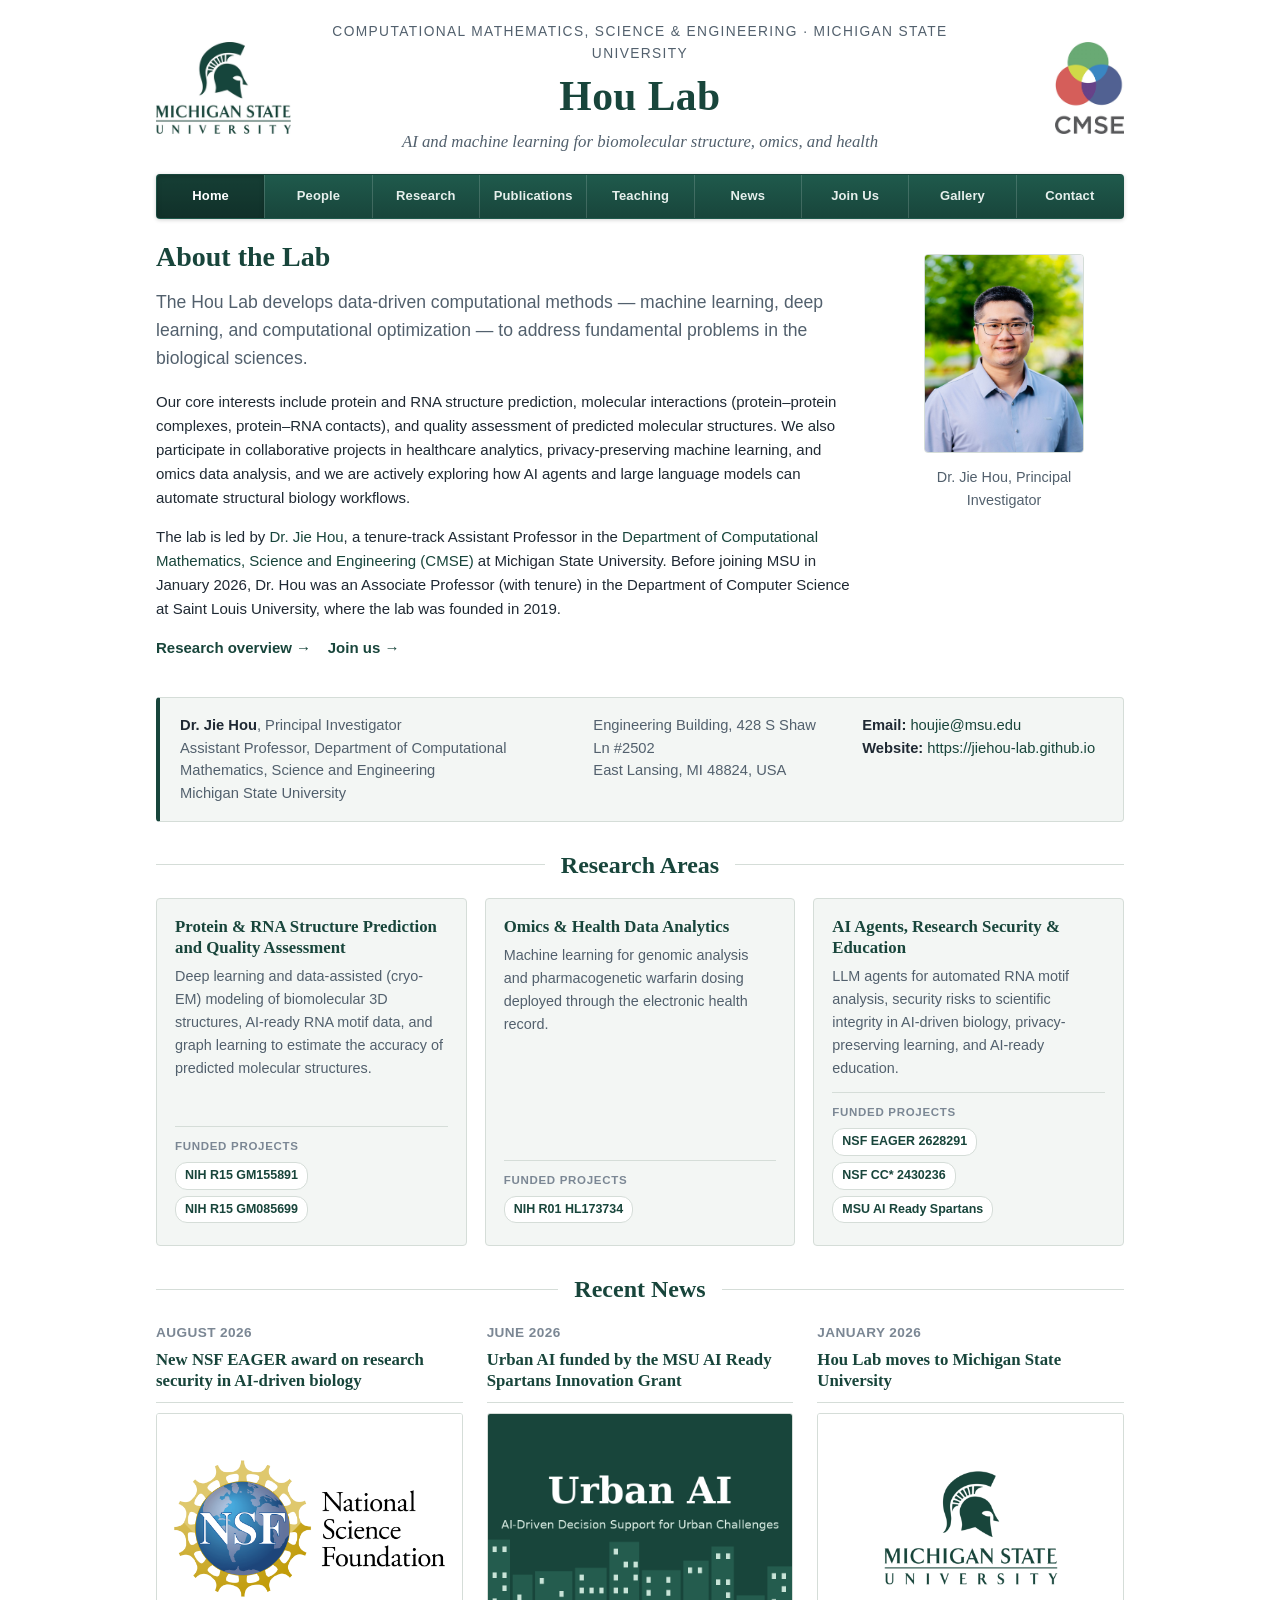
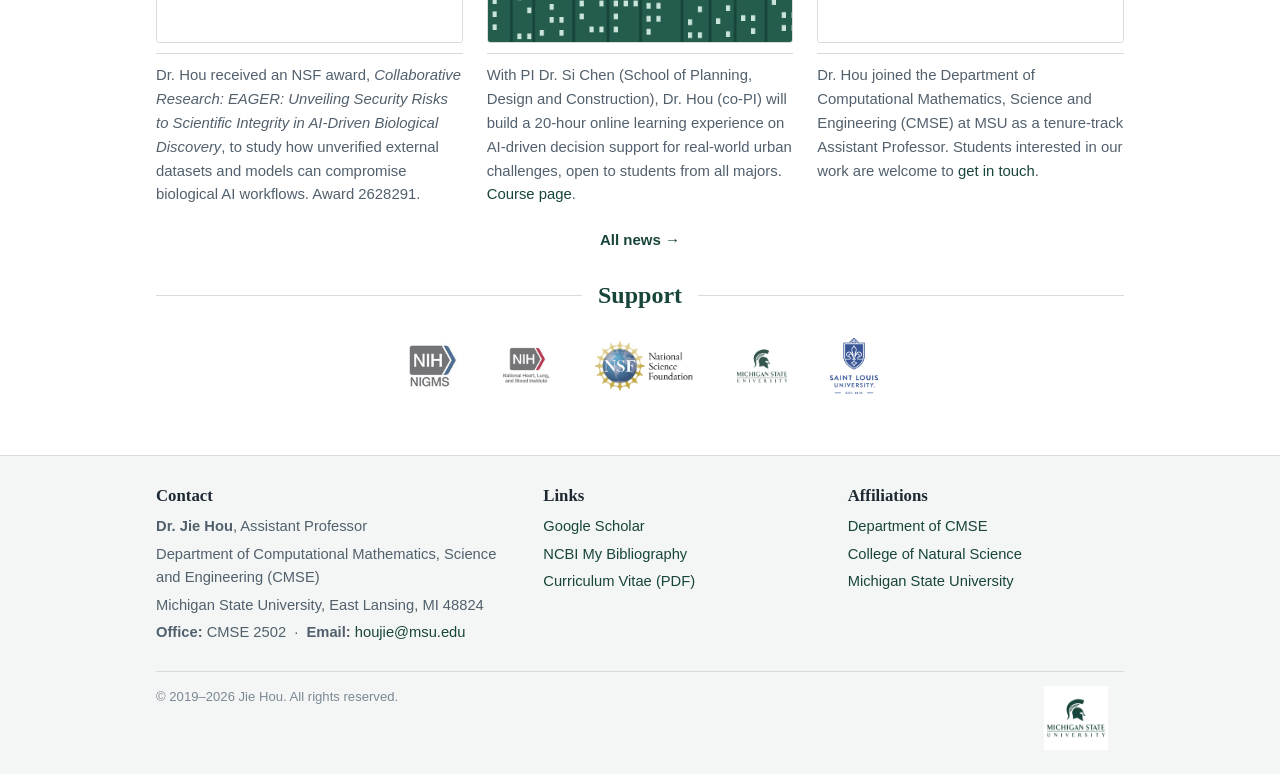
<file: index.html>
<!DOCTYPE html>
<html lang="en">
<head>
  <meta charset="utf-8">
  <title>Hou Lab &middot; Home</title>
  <meta name="viewport" content="width=device-width, initial-scale=1.0">
  <meta name="description" content="Hou Lab at Michigan State University: machine learning and AI for protein/RNA structure prediction, structure quality assessment, omics, and health data.">
  <meta name="author" content="Jie Hou">
  <link rel="icon" href="images/msu_logo.png" type="image/png">
  <link href="css/theme.css?v=202609191833" rel="stylesheet">
</head>
<body>
  <div class="container">

    <header class="masthead">
      <a class="logo logo-left" href="https://msu.edu/" title="Michigan State University"><img src="images/msu_wordmark.png" alt="Michigan State University"></a>
      <div class="masthead-text">
        <p class="univ"><a href="https://cmse.msu.edu/">Computational Mathematics, Science &amp; Engineering</a> &middot; <a href="https://msu.edu/">Michigan State University</a></p>
        <h1><a href="index.html">Hou Lab</a></h1>
        <p class="tagline">AI and machine learning for biomolecular structure, omics, and health</p>
      </div>
      <a class="logo logo-right" href="https://cmse.msu.edu/" title="Department of Computational Mathematics, Science and Engineering"><img src="images/cmse_logo.png" alt="CMSE"></a>
    </header>

    <nav class="navbar" aria-label="Main">
      <div class="nav-inner">
        <button class="nav-toggle" aria-expanded="false" aria-controls="mainnav">&#9776; Menu</button>
        <ul id="mainnav">
            <li class="active"><a href="index.html">Home</a></li>
            <li><a href="people.html">People</a></li>
            <li><a href="research.html">Research</a></li>
            <li><a href="publications.html">Publications</a></li>
            <li><a href="teaching.html">Teaching</a></li>
            <li><a href="news.html">News</a></li>
            <li><a href="join.html">Join Us</a></li>
            <li><a href="gallery.html">Gallery</a></li>
            <li><a href="contact.html">Contact</a></li>
        </ul>
      </div>
    </nav>

    <!--
      HIGHLIGHT SLIDESHOW (hidden for now).
      To re-enable: remove this comment wrapper, replace the images/captions below with
      current MSU-era highlights, and put the <hr> back after the closing </div>.
    
    <div class="carousel" aria-roledescription="carousel">
      <div class="slide active">
        <img src="images/nih-r01.jpg" alt="Announcement of the NIH R01 grant with Dr. Brian Gage and Dr. Noor Al-Hammadi">
        <div class="caption"><h4>Welcome to the Hou Lab at Michigan State University</h4><p>Developing data-driven computational methods for biomolecular structure, omics, and health.</p></div>
      </div>
      <div class="slide">
        <img src="images/nsf-cc.jpeg" alt="ModernCARE NSF CC* project team">
        <div class="caption"><h4>Funded by NIH and NSF</h4><p>RNA structure and AI-ready data (NIH/NIGMS), machine learning for warfarin dosing (NIH/NHLBI), campus cyberinfrastructure (NSF CC*).</p></div>
      </div>
      <div class="slide">
        <img src="images/FIRE1.png" alt="Undergraduate research team meeting">
        <div class="caption"><h4>Training the next generation</h4><p>Graduate, undergraduate, and high-school researchers work side by side in the lab.</p></div>
      </div>
      <button class="ctl prev" aria-label="Previous slide">&#8249;</button>
      <button class="ctl next" aria-label="Next slide">&#8250;</button>
    </div>

    -->

    <!-- Introduction -->
    <div class="intro">
      <div>
        <h2>About the Lab</h2>
        <p class="lead">The Hou Lab develops data-driven computational methods &mdash; machine learning, deep learning, and computational optimization &mdash; to address fundamental problems in the biological sciences.</p>
        <p>Our core interests include protein and RNA structure prediction, molecular interactions (protein&ndash;protein complexes, protein&ndash;RNA contacts), and quality assessment of predicted molecular structures. We also participate in collaborative projects in healthcare analytics, privacy-preserving machine learning, and omics data analysis, and we are actively exploring how AI agents and large language models can automate structural biology workflows.</p>
        <p>The lab is led by <a href="people.html#pi">Dr. Jie Hou</a>, a tenure-track Assistant Professor in the <a href="https://cmse.msu.edu/">Department of Computational Mathematics, Science and Engineering (CMSE)</a> at Michigan State University. Before joining MSU in January 2026, Dr. Hou was an Associate Professor (with tenure) in the Department of Computer Science at Saint Louis University, where the lab was founded in 2019.</p>
        <p><a href="research.html"><b>Research overview &rarr;</b></a> &nbsp;&nbsp; <a href="join.html"><b>Join us &rarr;</b></a></p>
      </div>
      <figure class="portrait">
        <img src="images/jie_hou_2026.jpg" alt="Dr. Jie Hou">
        <figcaption>Dr. Jie Hou, Principal Investigator</figcaption>
      </figure>
    </div>

    <div class="pi-card">
      <div>
        <b>Dr. Jie Hou</b>, Principal Investigator<br>
        Assistant Professor, Department of Computational Mathematics, Science and Engineering<br>
        Michigan State University
      </div>
      <div>
        Engineering Building, 428 S Shaw Ln #2502<br>
        East Lansing, MI 48824, USA
      </div>
      <div>
        <b>Email:</b> <a href="mailto:houjie@msu.edu">houjie@msu.edu</a><br>
        <b>Website:</b> <a href="https://jiehou-lab.github.io">https://jiehou-lab.github.io</a>
      </div>
    </div>

    <!-- Research areas -->
    <div class="section-title"><h2>Research Areas</h2></div>
    <div class="tiles">
      <div class="tile">
        <h4><a href="research.html#structure">Protein &amp; RNA Structure Prediction and Quality Assessment</a></h4>
        <p>Deep learning and data-assisted (cryo-EM) modeling of biomolecular 3D structures, AI-ready RNA motif data, and graph learning to estimate the accuracy of predicted molecular structures.</p>
        <div class="funded"><span class="lbl">Funded projects</span>
          <a class="chip" href="research.html#grant-nih-gm155891">NIH R15 GM155891</a>
          <a class="chip" href="research.html#grant-nih-gm085699">NIH R15 GM085699</a>
        </div>
      </div>
      <div class="tile">
        <h4><a href="research.html#omics">Omics &amp; Health Data Analytics</a></h4>
        <p>Machine learning for genomic analysis and pharmacogenetic warfarin dosing deployed through the electronic health record.</p>
        <div class="funded"><span class="lbl">Funded projects</span>
          <a class="chip" href="research.html#grant-nih-hl173734">NIH R01 HL173734</a>
        </div>
      </div>
      <div class="tile">
        <h4><a href="research.html#ai4sci">AI Agents, Research Security &amp; Education</a></h4>
        <p>LLM agents for automated RNA motif analysis, security risks to scientific integrity in AI-driven biology, privacy-preserving learning, and AI-ready education.</p>
        <div class="funded"><span class="lbl">Funded projects</span>
          <a class="chip" href="research.html#grant-nsf-eager">NSF EAGER 2628291</a>
          <a class="chip" href="research.html#grant-nsf-cc">NSF CC* 2430236</a>
          <a class="chip" href="research.html#grant-urban-ai">MSU AI Ready Spartans</a>
        </div>
      </div>
    </div>

    <!-- Recent news -->
    <div class="section-title"><h2>Recent News</h2></div>
    <div class="features">
      <div class="feature-item">
        <h5><span class="date">AUGUST 2026</span></h5>
        <h4 class="feature-heading"><a href="research.html#grants">New NSF EAGER award on research security in AI-driven biology</a></h4>
        <hr>
        <a class="thumb" href="research.html#grants"><img src="images/NSF-Symbol.png" alt="National Science Foundation" style="object-fit:contain;padding:14px;background:#fff"></a>
        <hr>
        <p>Dr. Hou received an NSF award, <i>Collaborative Research: EAGER: Unveiling Security Risks to Scientific Integrity in AI-Driven Biological Discovery</i>, to study how unverified external datasets and models can compromise biological AI workflows. Award 2628291.</p>
      </div>
      <div class="feature-item">
        <h5><span class="date">JUNE 2026</span></h5>
        <h4 class="feature-heading"><a href="https://jiehou-lab.github.io/urban-ai/">Urban AI funded by the MSU AI Ready Spartans Innovation Grant</a></h4>
        <hr>
        <a class="thumb" href="https://jiehou-lab.github.io/urban-ai/"><img src="images/urban_ai.png" alt="Urban AI learning experience"></a>
        <hr>
        <p>With PI Dr. Si Chen (School of Planning, Design and Construction), Dr. Hou (co-PI) will build a 20-hour online learning experience on AI-driven decision support for real-world urban challenges, open to students from all majors. <a href="https://jiehou-lab.github.io/urban-ai/">Course page</a>.</p>
      </div>
      <div class="feature-item">
        <h5><span class="date">JANUARY 2026</span></h5>
        <h4 class="feature-heading"><a href="news.html">Hou Lab moves to Michigan State University</a></h4>
        <hr>
        <a class="thumb" href="news.html"><img src="images/msu_logo.png" alt="Michigan State University" style="object-fit:contain;padding:18px;background:#fff"></a>
        <hr>
        <p>Dr. Hou joined the Department of Computational Mathematics, Science and Engineering (CMSE) at MSU as a tenure-track Assistant Professor. Students interested in our work are welcome to <a href="join.html">get in touch</a>.</p>
      </div>
    </div>
    <p class="centered" style="margin-top:6px"><a href="news.html"><b>All news &rarr;</b></a></p>

    <!-- Sponsors -->
    <div class="section-title"><h2>Support</h2></div>
    <div class="sponsors">
      <a href="https://www.nigms.nih.gov/"><img src="images/nigms.jpeg" alt="NIH NIGMS"></a>
      <a href="https://www.nhlbi.nih.gov/"><img src="images/nhlbi.jpg" alt="NIH NHLBI"></a>
      <a href="https://www.nsf.gov/"><img src="images/NSF-Symbol.png" alt="National Science Foundation"></a>
      <a href="https://msu.edu/"><img src="images/msu_logo.png" alt="Michigan State University"></a>
      <a href="https://www.slu.edu/"><img src="images/SLU_Logo.png" alt="Saint Louis University"></a>
    </div>

  </div><!-- /.container -->

  <footer id="footer">
    <div class="container">
      <div class="cols">
        <div>
          <h3>Contact</h3>
          <p><b>Dr. Jie Hou</b>, Assistant Professor</p>
          <p>Department of Computational Mathematics, Science and Engineering (CMSE)</p>
          <p>Michigan State University, East Lansing, MI 48824</p>
          <p><b>Office:</b> CMSE 2502 &nbsp;&middot;&nbsp; <b>Email:</b> <a href="mailto:houjie@msu.edu">houjie@msu.edu</a></p>
        </div>
        <div>
          <h3>Links</h3>
          <ul>
            <li><a href="https://scholar.google.com/citations?user=RsC9b_wAAAAJ&hl=en">Google Scholar</a></li>
            <li><a href="https://www.ncbi.nlm.nih.gov/myncbi/1JIwccmNQ5ygeJ/bibliography/public/">NCBI My Bibliography</a></li>
            <li><a href="cv/CV_Jan2026.pdf">Curriculum Vitae (PDF)</a></li>
          </ul>
        </div>
        <div>
          <h3>Affiliations</h3>
          <ul>
            <li><a href="https://cmse.msu.edu/">Department of CMSE</a></li>
            <li><a href="https://natsci.msu.edu/">College of Natural Science</a></li>
            <li><a href="https://msu.edu/">Michigan State University</a></li>
          </ul>
        </div>
      </div>
      <div class="fine">
        <span>&copy; 2019&ndash;2026 Jie Hou. All rights reserved.</span>
        <span class="logos"><img src="images/msu_logo.png" alt="Michigan State University"></span>
      </div>
    </div>
  </footer>

  <script src="js/main.js?v=202609191833"></script>
</body>
</html>
</file>
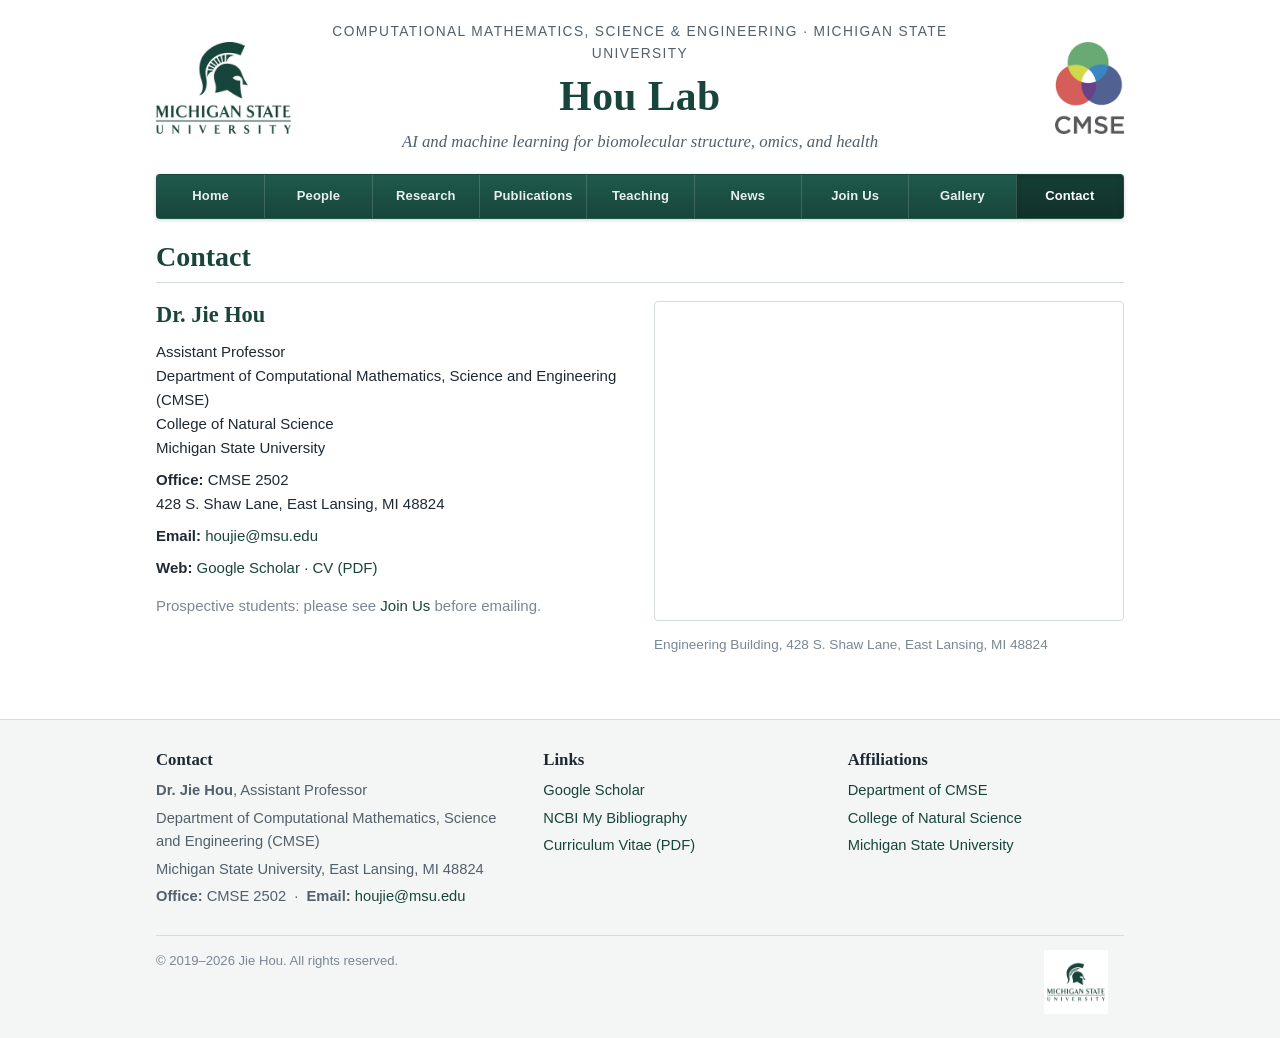
<file: contact.html>
<!DOCTYPE html>
<html lang="en">
<head>
  <meta charset="utf-8">
  <title>Hou Lab &middot; Contact</title>
  <meta name="viewport" content="width=device-width, initial-scale=1.0">
  <meta name="description" content="Contact information for the Hou Lab at Michigan State University.">
  <meta name="author" content="Jie Hou">
  <link rel="icon" href="images/msu_logo.png" type="image/png">
  <link href="css/theme.css?v=202609191833" rel="stylesheet">
</head>
<body>
  <div class="container">

    <header class="masthead">
      <a class="logo logo-left" href="https://msu.edu/" title="Michigan State University"><img src="images/msu_wordmark.png" alt="Michigan State University"></a>
      <div class="masthead-text">
        <p class="univ"><a href="https://cmse.msu.edu/">Computational Mathematics, Science &amp; Engineering</a> &middot; <a href="https://msu.edu/">Michigan State University</a></p>
        <h1><a href="index.html">Hou Lab</a></h1>
        <p class="tagline">AI and machine learning for biomolecular structure, omics, and health</p>
      </div>
      <a class="logo logo-right" href="https://cmse.msu.edu/" title="Department of Computational Mathematics, Science and Engineering"><img src="images/cmse_logo.png" alt="CMSE"></a>
    </header>

    <nav class="navbar" aria-label="Main">
      <div class="nav-inner">
        <button class="nav-toggle" aria-expanded="false" aria-controls="mainnav">&#9776; Menu</button>
        <ul id="mainnav">
            <li><a href="index.html">Home</a></li>
            <li><a href="people.html">People</a></li>
            <li><a href="research.html">Research</a></li>
            <li><a href="publications.html">Publications</a></li>
            <li><a href="teaching.html">Teaching</a></li>
            <li><a href="news.html">News</a></li>
            <li><a href="join.html">Join Us</a></li>
            <li><a href="gallery.html">Gallery</a></li>
            <li class="active"><a href="contact.html">Contact</a></li>
        </ul>
      </div>
    </nav>

    <div class="page-header"><h2>Contact</h2></div>
    <div class="contact-grid">
      <div class="contact-card">
        <h3>Dr. Jie Hou</h3>
        <p>Assistant Professor<br>
           Department of Computational Mathematics, Science and Engineering (CMSE)<br>
           College of Natural Science<br>
           Michigan State University</p>
        <p><b>Office:</b> CMSE 2502<br>
           428 S. Shaw Lane, East Lansing, MI 48824</p>
        <p><b>Email:</b> <a href="mailto:houjie@msu.edu">houjie@msu.edu</a></p>
        <p><b>Web:</b> <a href="https://scholar.google.com/citations?user=RsC9b_wAAAAJ&hl=en">Google Scholar</a> &middot; <a href="cv/CV_Jan2026.pdf">CV (PDF)</a></p>
        <p class="muted" style="margin-top:14px">Prospective students: please see <a href="join.html">Join Us</a> before emailing.</p>
      </div>
      <div>
        <iframe title="Map of the CMSE building at Michigan State University" loading="lazy" referrerpolicy="no-referrer-when-downgrade"
          src="https://www.google.com/maps?q=428+S+Shaw+Ln,+East+Lansing,+MI+48824&output=embed"></iframe>
        <p class="muted" style="font-size:.85rem;margin-top:6px">Engineering Building, 428 S. Shaw Lane, East Lansing, MI 48824</p>
      </div>
    </div>

  </div><!-- /.container -->

  <footer id="footer">
    <div class="container">
      <div class="cols">
        <div>
          <h3>Contact</h3>
          <p><b>Dr. Jie Hou</b>, Assistant Professor</p>
          <p>Department of Computational Mathematics, Science and Engineering (CMSE)</p>
          <p>Michigan State University, East Lansing, MI 48824</p>
          <p><b>Office:</b> CMSE 2502 &nbsp;&middot;&nbsp; <b>Email:</b> <a href="mailto:houjie@msu.edu">houjie@msu.edu</a></p>
        </div>
        <div>
          <h3>Links</h3>
          <ul>
            <li><a href="https://scholar.google.com/citations?user=RsC9b_wAAAAJ&hl=en">Google Scholar</a></li>
            <li><a href="https://www.ncbi.nlm.nih.gov/myncbi/1JIwccmNQ5ygeJ/bibliography/public/">NCBI My Bibliography</a></li>
            <li><a href="cv/CV_Jan2026.pdf">Curriculum Vitae (PDF)</a></li>
          </ul>
        </div>
        <div>
          <h3>Affiliations</h3>
          <ul>
            <li><a href="https://cmse.msu.edu/">Department of CMSE</a></li>
            <li><a href="https://natsci.msu.edu/">College of Natural Science</a></li>
            <li><a href="https://msu.edu/">Michigan State University</a></li>
          </ul>
        </div>
      </div>
      <div class="fine">
        <span>&copy; 2019&ndash;2026 Jie Hou. All rights reserved.</span>
        <span class="logos"><img src="images/msu_logo.png" alt="Michigan State University"></span>
      </div>
    </div>
  </footer>

  <script src="js/main.js?v=202609191833"></script>
</body>
</html>
</file>
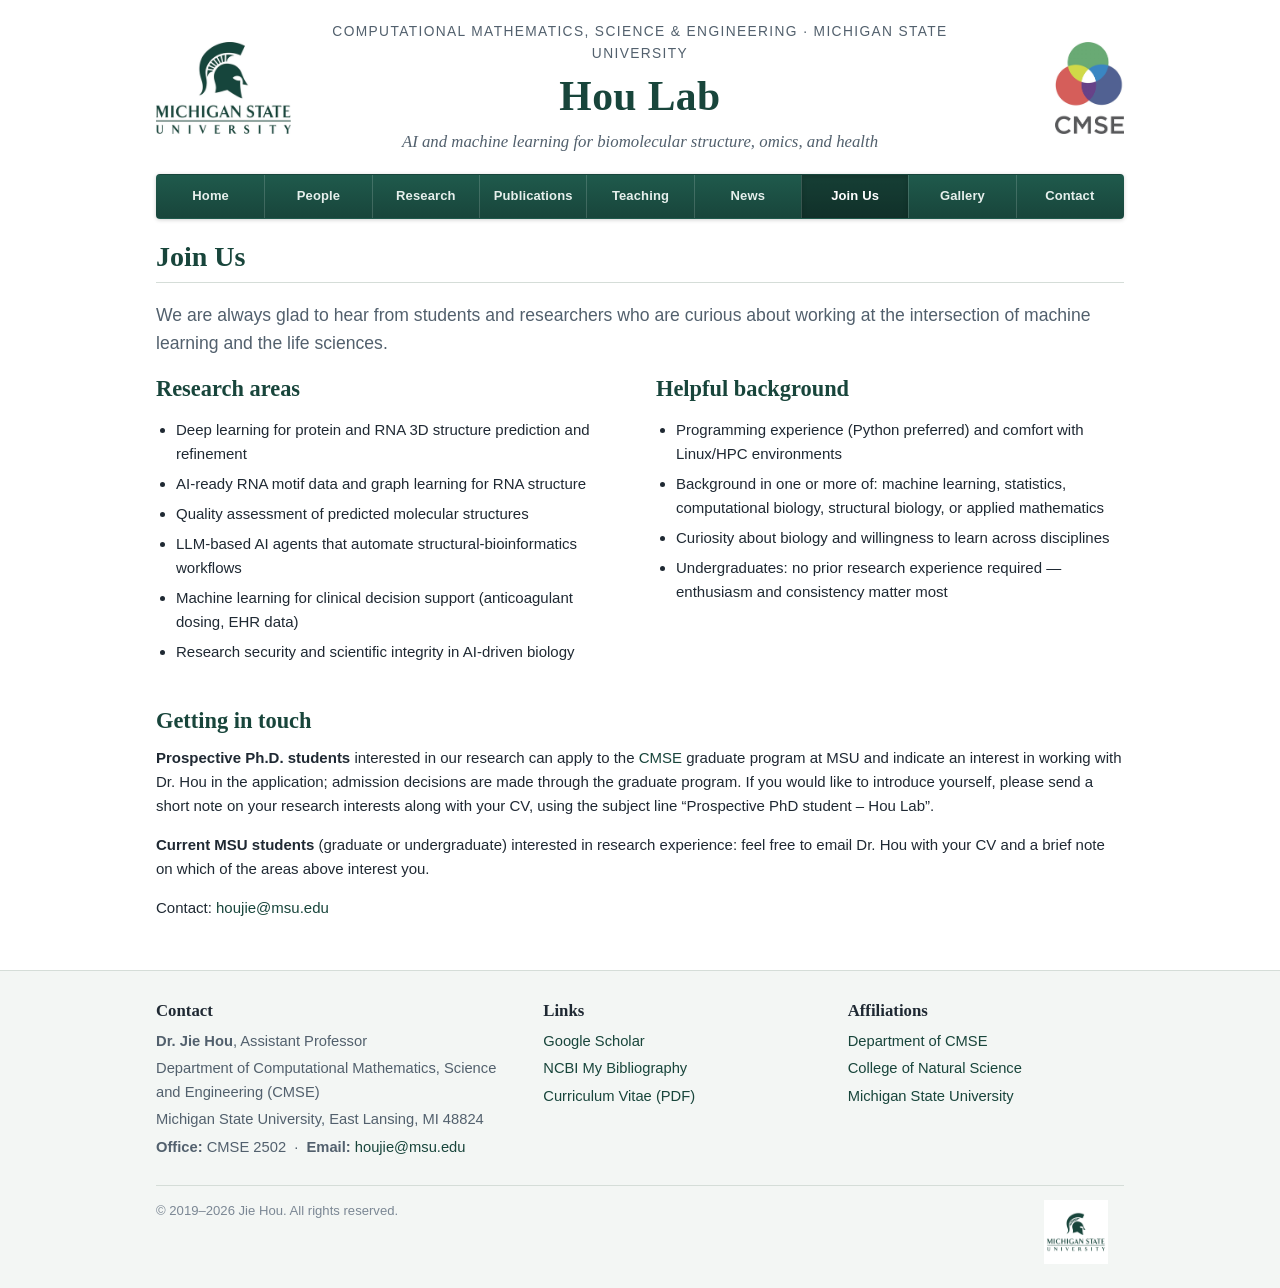
<file: join.html>
<!DOCTYPE html>
<html lang="en">
<head>
  <meta charset="utf-8">
  <title>Hou Lab &middot; Join Us</title>
  <meta name="viewport" content="width=device-width, initial-scale=1.0">
  <meta name="description" content="Information for students and researchers interested in the Hou Lab at Michigan State University.">
  <meta name="author" content="Jie Hou">
  <link rel="icon" href="images/msu_logo.png" type="image/png">
  <link href="css/theme.css?v=202609191833" rel="stylesheet">
</head>
<body>
  <div class="container">

    <header class="masthead">
      <a class="logo logo-left" href="https://msu.edu/" title="Michigan State University"><img src="images/msu_wordmark.png" alt="Michigan State University"></a>
      <div class="masthead-text">
        <p class="univ"><a href="https://cmse.msu.edu/">Computational Mathematics, Science &amp; Engineering</a> &middot; <a href="https://msu.edu/">Michigan State University</a></p>
        <h1><a href="index.html">Hou Lab</a></h1>
        <p class="tagline">AI and machine learning for biomolecular structure, omics, and health</p>
      </div>
      <a class="logo logo-right" href="https://cmse.msu.edu/" title="Department of Computational Mathematics, Science and Engineering"><img src="images/cmse_logo.png" alt="CMSE"></a>
    </header>

    <nav class="navbar" aria-label="Main">
      <div class="nav-inner">
        <button class="nav-toggle" aria-expanded="false" aria-controls="mainnav">&#9776; Menu</button>
        <ul id="mainnav">
            <li><a href="index.html">Home</a></li>
            <li><a href="people.html">People</a></li>
            <li><a href="research.html">Research</a></li>
            <li><a href="publications.html">Publications</a></li>
            <li><a href="teaching.html">Teaching</a></li>
            <li><a href="news.html">News</a></li>
            <li class="active"><a href="join.html">Join Us</a></li>
            <li><a href="gallery.html">Gallery</a></li>
            <li><a href="contact.html">Contact</a></li>
        </ul>
      </div>
    </nav>

    <div class="page-header"><h2>Join Us</h2></div>
    <p class="lead">We are always glad to hear from students and researchers who are curious about working at the intersection of machine learning and the life sciences.</p>


    <div class="intro halves">
      <div>
        <h3>Research areas</h3>
        <ul class="checklist">
          <li>Deep learning for protein and RNA 3D structure prediction and refinement</li>
          <li>AI-ready RNA motif data and graph learning for RNA structure</li>
          <li>Quality assessment of predicted molecular structures</li>
          <li>LLM-based AI agents that automate structural-bioinformatics workflows</li>
          <li>Machine learning for clinical decision support (anticoagulant dosing, EHR data)</li>
          <li>Research security and scientific integrity in AI-driven biology</li>
        </ul>
      </div>
      <div>
        <h3>Helpful background</h3>
        <ul class="checklist">
          <li>Programming experience (Python preferred) and comfort with Linux/HPC environments</li>
          <li>Background in one or more of: machine learning, statistics, computational biology, structural biology, or applied mathematics</li>
          <li>Curiosity about biology and willingness to learn across disciplines</li>
          <li>Undergraduates: no prior research experience required &mdash; enthusiasm and consistency matter most</li>
        </ul>
      </div>
    </div>

    <h3 style="margin-top:28px">Getting in touch</h3>
    <p><b>Prospective Ph.D. students</b> interested in our research can apply to the <a href="https://cmse.msu.edu/">CMSE</a> graduate program at MSU and indicate an interest in working with Dr. Hou in the application; admission decisions are made through the graduate program. If you would like to introduce yourself, please send a short note on your research interests along with your CV, using the subject line &ldquo;Prospective PhD student &ndash; Hou Lab&rdquo;.</p>
    <p><b>Current MSU students</b> (graduate or undergraduate) interested in research experience: feel free to email Dr. Hou with your CV and a brief note on which of the areas above interest you.</p>
    <p>Contact: <a href="mailto:houjie@msu.edu">houjie@msu.edu</a></p>

  </div><!-- /.container -->

  <footer id="footer">
    <div class="container">
      <div class="cols">
        <div>
          <h3>Contact</h3>
          <p><b>Dr. Jie Hou</b>, Assistant Professor</p>
          <p>Department of Computational Mathematics, Science and Engineering (CMSE)</p>
          <p>Michigan State University, East Lansing, MI 48824</p>
          <p><b>Office:</b> CMSE 2502 &nbsp;&middot;&nbsp; <b>Email:</b> <a href="mailto:houjie@msu.edu">houjie@msu.edu</a></p>
        </div>
        <div>
          <h3>Links</h3>
          <ul>
            <li><a href="https://scholar.google.com/citations?user=RsC9b_wAAAAJ&hl=en">Google Scholar</a></li>
            <li><a href="https://www.ncbi.nlm.nih.gov/myncbi/1JIwccmNQ5ygeJ/bibliography/public/">NCBI My Bibliography</a></li>
            <li><a href="cv/CV_Jan2026.pdf">Curriculum Vitae (PDF)</a></li>
          </ul>
        </div>
        <div>
          <h3>Affiliations</h3>
          <ul>
            <li><a href="https://cmse.msu.edu/">Department of CMSE</a></li>
            <li><a href="https://natsci.msu.edu/">College of Natural Science</a></li>
            <li><a href="https://msu.edu/">Michigan State University</a></li>
          </ul>
        </div>
      </div>
      <div class="fine">
        <span>&copy; 2019&ndash;2026 Jie Hou. All rights reserved.</span>
        <span class="logos"><img src="images/msu_logo.png" alt="Michigan State University"></span>
      </div>
    </div>
  </footer>

  <script src="js/main.js?v=202609191833"></script>
</body>
</html>
</file>
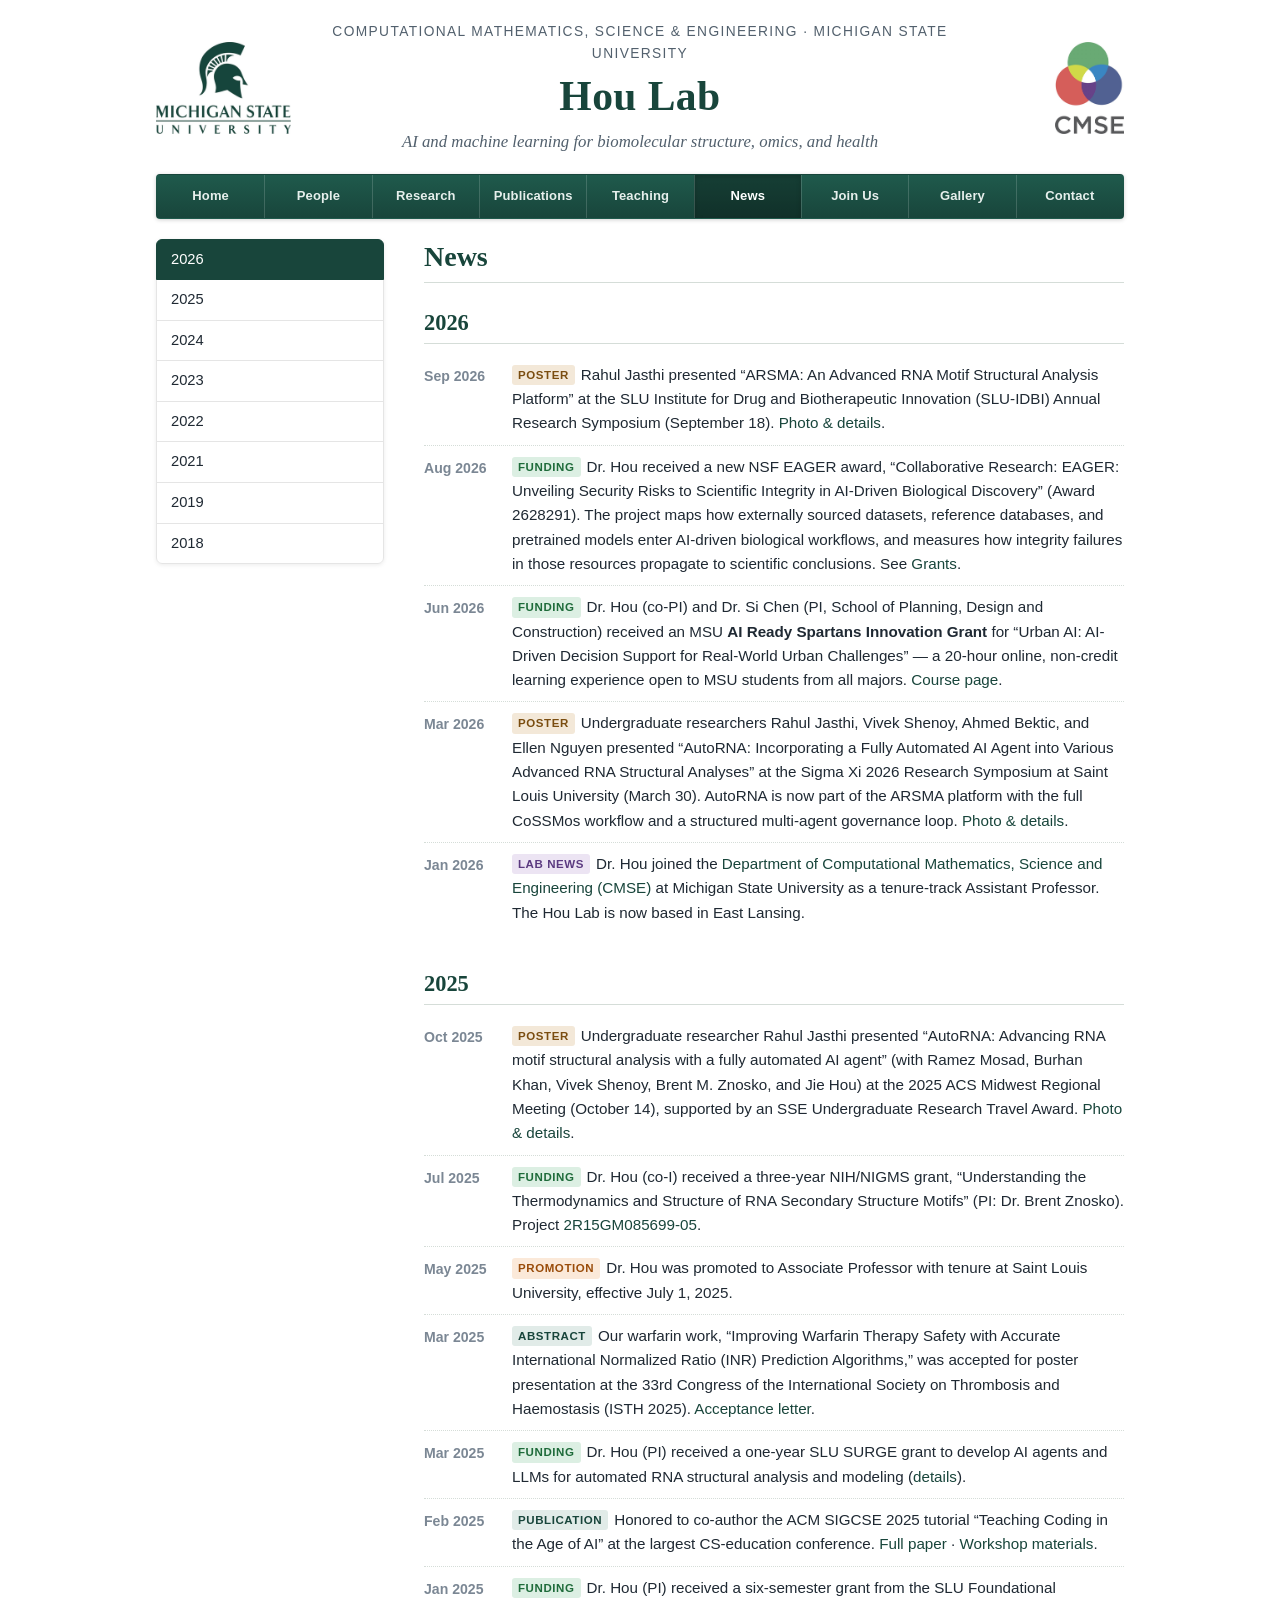
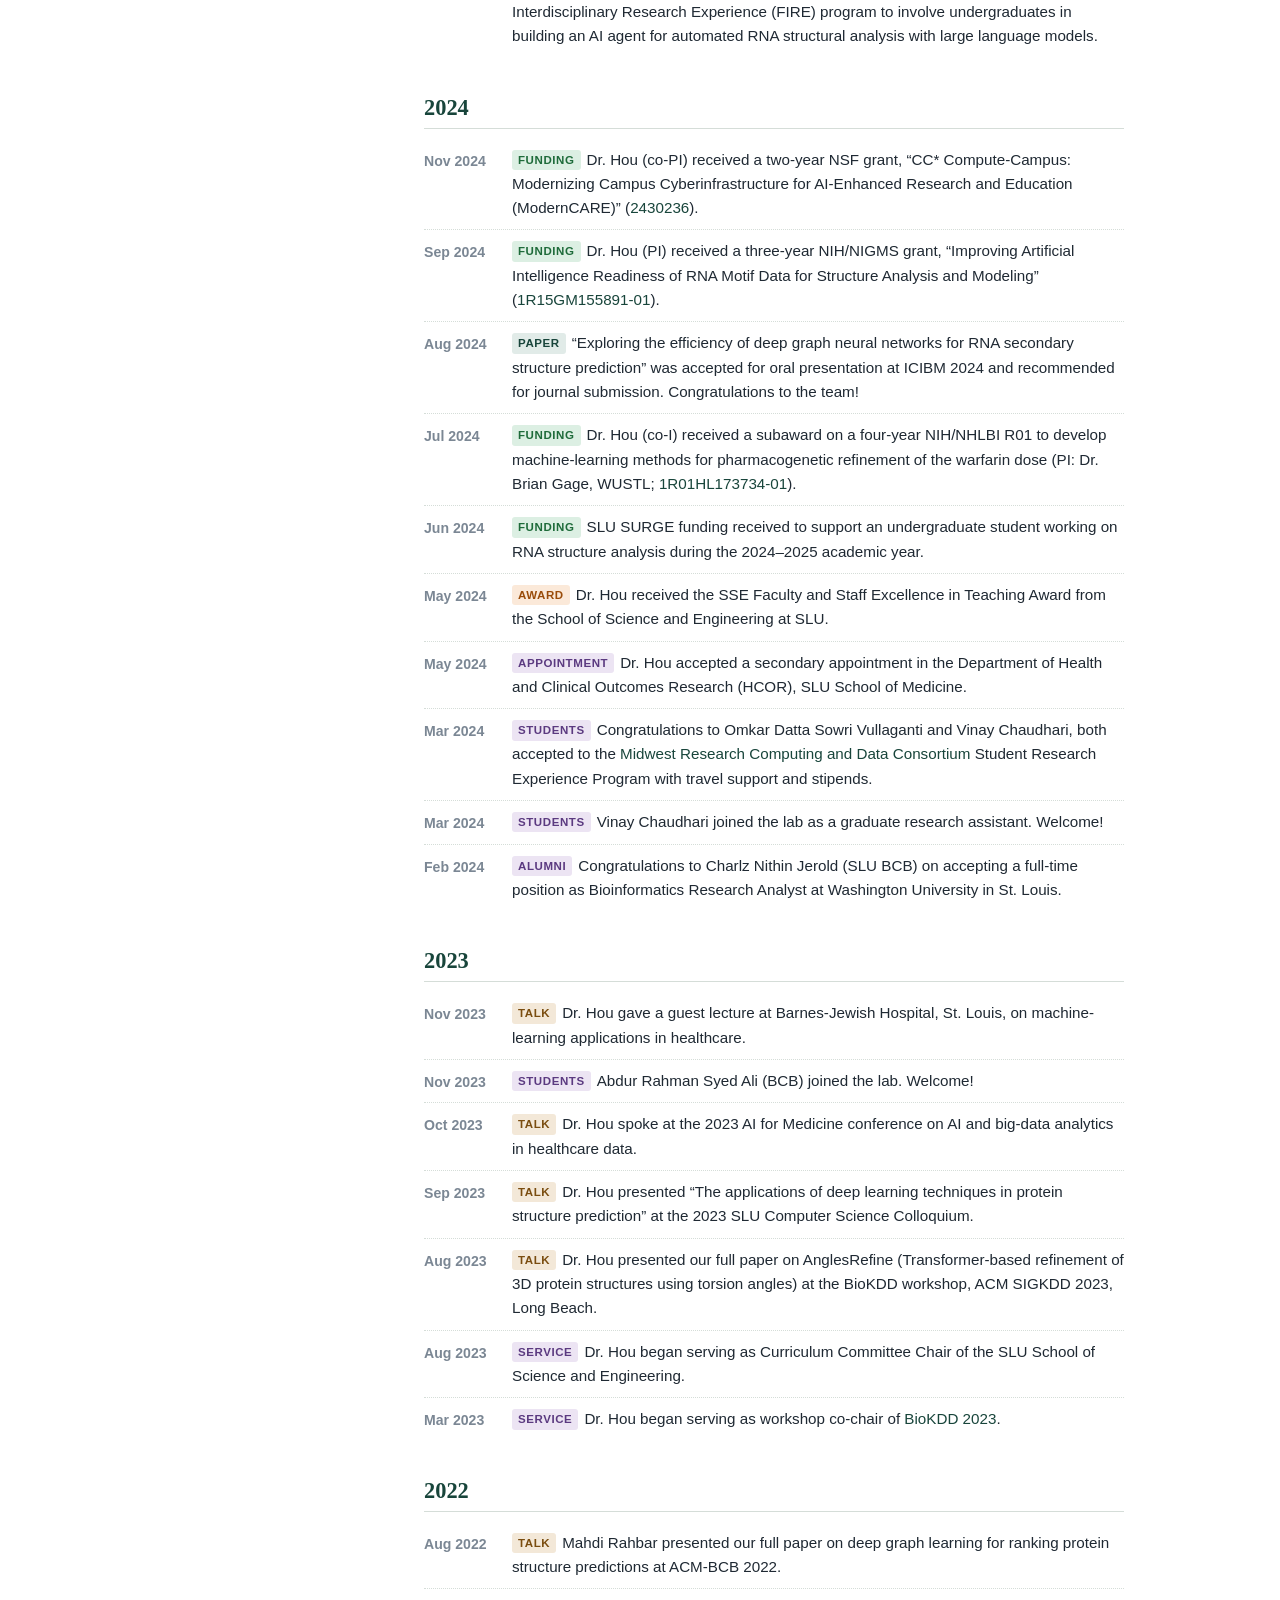
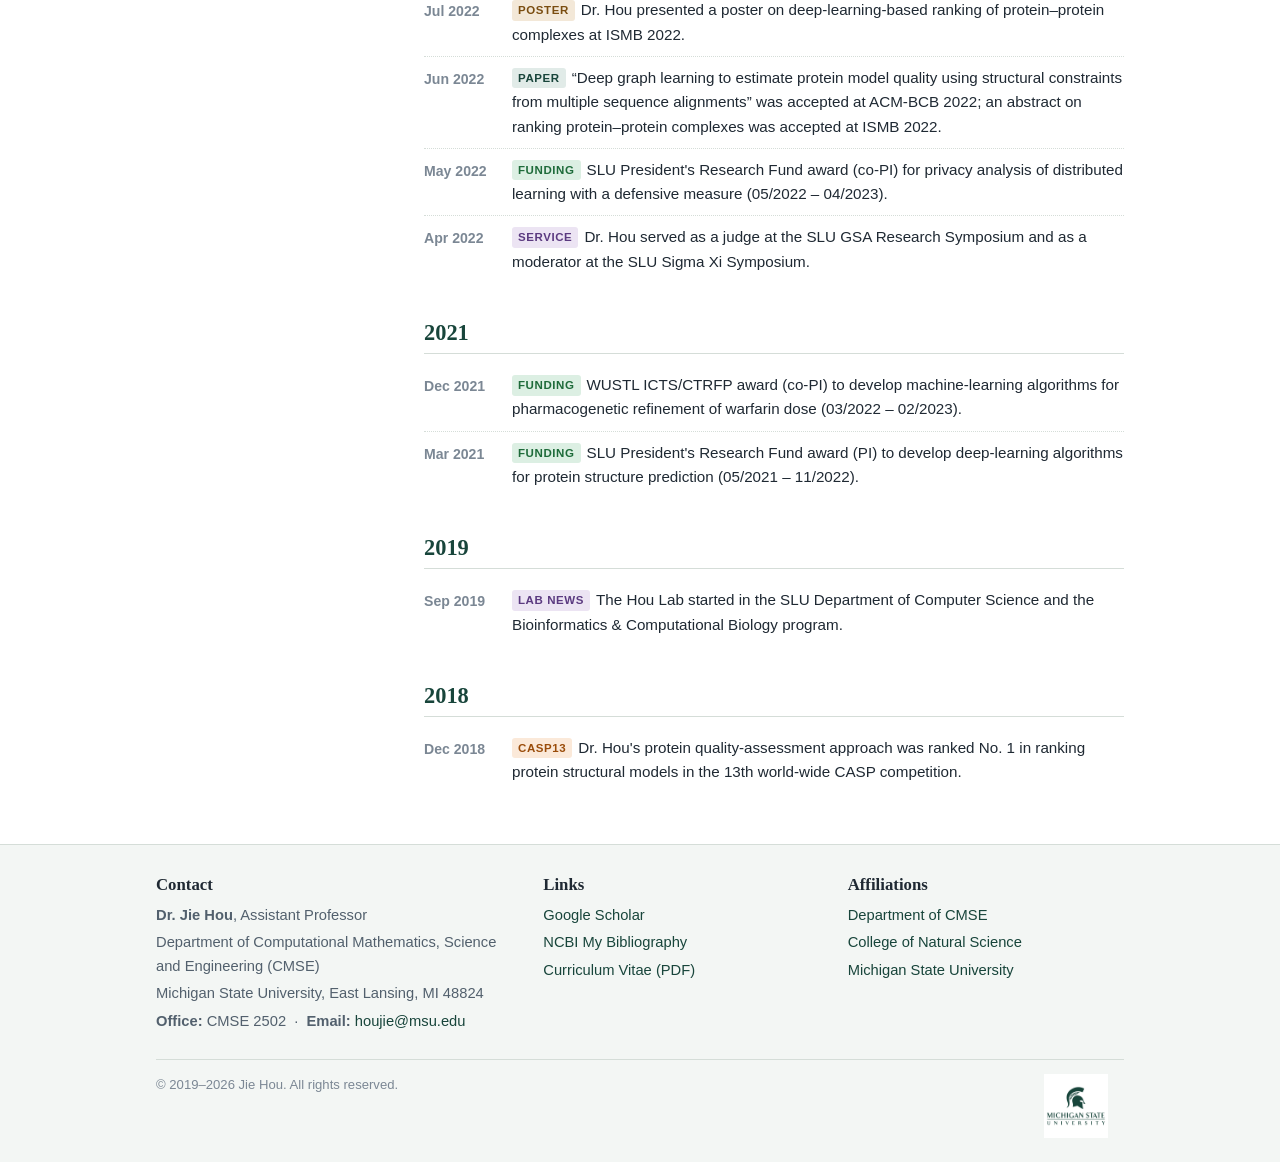
<file: news.html>
<!DOCTYPE html>
<html lang="en">
<head>
  <meta charset="utf-8">
  <title>Hou Lab &middot; News</title>
  <meta name="viewport" content="width=device-width, initial-scale=1.0">
  <meta name="description" content="News and announcements from the Hou Lab.">
  <meta name="author" content="Jie Hou">
  <link rel="icon" href="images/msu_logo.png" type="image/png">
  <link href="css/theme.css?v=202609191833" rel="stylesheet">
</head>
<body>
  <div class="container">

    <header class="masthead">
      <a class="logo logo-left" href="https://msu.edu/" title="Michigan State University"><img src="images/msu_wordmark.png" alt="Michigan State University"></a>
      <div class="masthead-text">
        <p class="univ"><a href="https://cmse.msu.edu/">Computational Mathematics, Science &amp; Engineering</a> &middot; <a href="https://msu.edu/">Michigan State University</a></p>
        <h1><a href="index.html">Hou Lab</a></h1>
        <p class="tagline">AI and machine learning for biomolecular structure, omics, and health</p>
      </div>
      <a class="logo logo-right" href="https://cmse.msu.edu/" title="Department of Computational Mathematics, Science and Engineering"><img src="images/cmse_logo.png" alt="CMSE"></a>
    </header>

    <nav class="navbar" aria-label="Main">
      <div class="nav-inner">
        <button class="nav-toggle" aria-expanded="false" aria-controls="mainnav">&#9776; Menu</button>
        <ul id="mainnav">
            <li><a href="index.html">Home</a></li>
            <li><a href="people.html">People</a></li>
            <li><a href="research.html">Research</a></li>
            <li><a href="publications.html">Publications</a></li>
            <li><a href="teaching.html">Teaching</a></li>
            <li class="active"><a href="news.html">News</a></li>
            <li><a href="join.html">Join Us</a></li>
            <li><a href="gallery.html">Gallery</a></li>
            <li><a href="contact.html">Contact</a></li>
        </ul>
      </div>
    </nav>

    <div class="page">
      <aside>
        <ul class="sidenav">
          <li><a href="#y2026">2026</a></li>
          <li><a href="#y2025">2025</a></li>
          <li><a href="#y2024">2024</a></li>
          <li><a href="#y2023">2023</a></li>
          <li><a href="#y2022">2022</a></li>
          <li><a href="#y2021">2021</a></li>
          <li><a href="#y2019">2019</a></li>
          <li><a href="#y2018">2018</a></li>
        </ul>
      </aside>

      <div>
        <div class="page-header"><h2>News</h2></div>
        <section id="y2026" class="news-year">
          <h3>2026</h3>
          <ul class="news">
            <li><div class="date">Sep 2026</div><div><span class="tag talk">Poster</span>Rahul Jasthi presented &ldquo;ARSMA: An Advanced RNA Motif Structural Analysis Platform&rdquo; at the SLU Institute for Drug and Biotherapeutic Innovation (SLU-IDBI) Annual Research Symposium (September 18). <a href='gallery.html'>Photo &amp; details</a>.</div></li>
            <li><div class="date">Aug 2026</div><div><span class="tag fund">Funding</span>Dr. Hou received a new NSF EAGER award, &ldquo;Collaborative Research: EAGER: Unveiling Security Risks to Scientific Integrity in AI-Driven Biological Discovery&rdquo; (Award 2628291). The project maps how externally sourced datasets, reference databases, and pretrained models enter AI-driven biological workflows, and measures how integrity failures in those resources propagate to scientific conclusions. See <a href='research.html#grants'>Grants</a>.</div></li>
            <li><div class="date">Jun 2026</div><div><span class="tag fund">Funding</span>Dr. Hou (co-PI) and Dr. Si Chen (PI, School of Planning, Design and Construction) received an MSU <b>AI Ready Spartans Innovation Grant</b> for &ldquo;Urban AI: AI-Driven Decision Support for Real-World Urban Challenges&rdquo; &mdash; a 20-hour online, non-credit learning experience open to MSU students from all majors. <a href='https://jiehou-lab.github.io/urban-ai/'>Course page</a>.</div></li>
            <li><div class="date">Mar 2026</div><div><span class="tag talk">Poster</span>Undergraduate researchers Rahul Jasthi, Vivek Shenoy, Ahmed Bektic, and Ellen Nguyen presented &ldquo;AutoRNA: Incorporating a Fully Automated AI Agent into Various Advanced RNA Structural Analyses&rdquo; at the Sigma Xi 2026 Research Symposium at Saint Louis University (March 30). AutoRNA is now part of the ARSMA platform with the full CoSSMos workflow and a structured multi-agent governance loop. <a href='gallery.html'>Photo &amp; details</a>.</div></li>
            <li><div class="date">Jan 2026</div><div><span class="tag people">Lab news</span>Dr. Hou joined the <a href='https://cmse.msu.edu/'>Department of Computational Mathematics, Science and Engineering (CMSE)</a> at Michigan State University as a tenure-track Assistant Professor. The Hou Lab is now based in East Lansing.</div></li>
          </ul>
        </section>
        <section id="y2025" class="news-year">
          <h3>2025</h3>
          <ul class="news">
            <li><div class="date">Oct 2025</div><div><span class="tag talk">Poster</span>Undergraduate researcher Rahul Jasthi presented &ldquo;AutoRNA: Advancing RNA motif structural analysis with a fully automated AI agent&rdquo; (with Ramez Mosad, Burhan Khan, Vivek Shenoy, Brent M. Znosko, and Jie Hou) at the 2025 ACS Midwest Regional Meeting (October 14), supported by an SSE Undergraduate Research Travel Award. <a href='gallery.html'>Photo &amp; details</a>.</div></li>
            <li><div class="date">Jul 2025</div><div><span class="tag fund">Funding</span>Dr. Hou (co-I) received a three-year NIH/NIGMS grant, &ldquo;Understanding the Thermodynamics and Structure of RNA Secondary Structure Motifs&rdquo; (PI: Dr. Brent Znosko). Project <a href='https://reporter.nih.gov/search/LX7hyZif-EKCt8G8zMpqiQ/project-details/11125115'>2R15GM085699-05</a>.</div></li>
            <li><div class="date">May 2025</div><div><span class="tag award">Promotion</span>Dr. Hou was promoted to Associate Professor with tenure at Saint Louis University, effective July 1, 2025.</div></li>
            <li><div class="date">Mar 2025</div><div><span class="tag paper">Abstract</span>Our warfarin work, &ldquo;Improving Warfarin Therapy Safety with Accurate International Normalized Ratio (INR) Prediction Algorithms,&rdquo; was accepted for poster presentation at the 33rd Congress of the International Society on Thrombosis and Haemostasis (ISTH 2025). <a href='images/ISTH.png'>Acceptance letter</a>.</div></li>
            <li><div class="date">Mar 2025</div><div><span class="tag fund">Funding</span>Dr. Hou (PI) received a one-year SLU SURGE grant to develop AI agents and LLMs for automated RNA structural analysis and modeling (<a href='https://slu.joinhandshake.com/jobs/9741688/share_preview'>details</a>).</div></li>
            <li><div class="date">Feb 2025</div><div><span class="tag paper">Publication</span>Honored to co-author the ACM SIGCSE 2025 tutorial &ldquo;Teaching Coding in the Age of AI&rdquo; at the largest CS-education conference. <a href='https://dl.acm.org/doi/abs/10.1145/3641555.3704753'>Full paper</a> &middot; <a href='https://badriadhikari.github.io/pf-online-compiler-workshop/'>Workshop materials</a>.</div></li>
            <li><div class="date">Jan 2025</div><div><span class="tag fund">Funding</span>Dr. Hou (PI) received a six-semester grant from the SLU Foundational Interdisciplinary Research Experience (FIRE) program to involve undergraduates in building an AI agent for automated RNA structural analysis with large language models.</div></li>
          </ul>
        </section>
        <section id="y2024" class="news-year">
          <h3>2024</h3>
          <ul class="news">
            <li><div class="date">Nov 2024</div><div><span class="tag fund">Funding</span>Dr. Hou (co-PI) received a two-year NSF grant, &ldquo;CC* Compute-Campus: Modernizing Campus Cyberinfrastructure for AI-Enhanced Research and Education (ModernCARE)&rdquo; (<a href='https://www.nsf.gov/awardsearch/showAward?AWD_ID=2430236&HistoricalAwards=false'>2430236</a>).</div></li>
            <li><div class="date">Sep 2024</div><div><span class="tag fund">Funding</span>Dr. Hou (PI) received a three-year NIH/NIGMS grant, &ldquo;Improving Artificial Intelligence Readiness of RNA Motif Data for Structure Analysis and Modeling&rdquo; (<a href='https://reporter.nih.gov/search/zvUKGxxYiE-pvu_ZoL72_g/project-details/10974883'>1R15GM155891-01</a>).</div></li>
            <li><div class="date">Aug 2024</div><div><span class="tag paper">Paper</span>&ldquo;Exploring the efficiency of deep graph neural networks for RNA secondary structure prediction&rdquo; was accepted for oral presentation at ICIBM 2024 and recommended for journal submission. Congratulations to the team!</div></li>
            <li><div class="date">Jul 2024</div><div><span class="tag fund">Funding</span>Dr. Hou (co-I) received a subaward on a four-year NIH/NHLBI R01 to develop machine-learning methods for pharmacogenetic refinement of the warfarin dose (PI: Dr. Brian Gage, WUSTL; <a href='https://reporter.nih.gov/search/tB5fVTNOX0O88IYMmgDqmw/project-details/10862482'>1R01HL173734-01</a>).</div></li>
            <li><div class="date">Jun 2024</div><div><span class="tag fund">Funding</span>SLU SURGE funding received to support an undergraduate student working on RNA structure analysis during the 2024&ndash;2025 academic year.</div></li>
            <li><div class="date">May 2024</div><div><span class="tag award">Award</span>Dr. Hou received the SSE Faculty and Staff Excellence in Teaching Award from the School of Science and Engineering at SLU.</div></li>
            <li><div class="date">May 2024</div><div><span class="tag people">Appointment</span>Dr. Hou accepted a secondary appointment in the Department of Health and Clinical Outcomes Research (HCOR), SLU School of Medicine.</div></li>
            <li><div class="date">Mar 2024</div><div><span class="tag people">Students</span>Congratulations to Omkar Datta Sowri Vullaganti and Vinay Chaudhari, both accepted to the <a href='https://midwestresearchcomputing.org/programs/student-experience/'>Midwest Research Computing and Data Consortium</a> Student Research Experience Program with travel support and stipends.</div></li>
            <li><div class="date">Mar 2024</div><div><span class="tag people">Students</span>Vinay Chaudhari joined the lab as a graduate research assistant. Welcome!</div></li>
            <li><div class="date">Feb 2024</div><div><span class="tag people">Alumni</span>Congratulations to Charlz Nithin Jerold (SLU BCB) on accepting a full-time position as Bioinformatics Research Analyst at Washington University in St. Louis.</div></li>
          </ul>
        </section>
        <section id="y2023" class="news-year">
          <h3>2023</h3>
          <ul class="news">
            <li><div class="date">Nov 2023</div><div><span class="tag talk">Talk</span>Dr. Hou gave a guest lecture at Barnes-Jewish Hospital, St. Louis, on machine-learning applications in healthcare.</div></li>
            <li><div class="date">Nov 2023</div><div><span class="tag people">Students</span>Abdur Rahman Syed Ali (BCB) joined the lab. Welcome!</div></li>
            <li><div class="date">Oct 2023</div><div><span class="tag talk">Talk</span>Dr. Hou spoke at the 2023 AI for Medicine conference on AI and big-data analytics in healthcare data.</div></li>
            <li><div class="date">Sep 2023</div><div><span class="tag talk">Talk</span>Dr. Hou presented &ldquo;The applications of deep learning techniques in protein structure prediction&rdquo; at the 2023 SLU Computer Science Colloquium.</div></li>
            <li><div class="date">Aug 2023</div><div><span class="tag talk">Talk</span>Dr. Hou presented our full paper on AnglesRefine (Transformer-based refinement of 3D protein structures using torsion angles) at the BioKDD workshop, ACM SIGKDD 2023, Long Beach.</div></li>
            <li><div class="date">Aug 2023</div><div><span class="tag people">Service</span>Dr. Hou began serving as Curriculum Committee Chair of the SLU School of Science and Engineering.</div></li>
            <li><div class="date">Mar 2023</div><div><span class="tag people">Service</span>Dr. Hou began serving as workshop co-chair of <a href='https://biokdd.org/biokdd23/committee.html'>BioKDD 2023</a>.</div></li>
          </ul>
        </section>
        <section id="y2022" class="news-year">
          <h3>2022</h3>
          <ul class="news">
            <li><div class="date">Aug 2022</div><div><span class="tag talk">Talk</span>Mahdi Rahbar presented our full paper on deep graph learning for ranking protein structure predictions at ACM-BCB 2022.</div></li>
            <li><div class="date">Jul 2022</div><div><span class="tag talk">Poster</span>Dr. Hou presented a poster on deep-learning-based ranking of protein&ndash;protein complexes at ISMB 2022.</div></li>
            <li><div class="date">Jun 2022</div><div><span class="tag paper">Paper</span>&ldquo;Deep graph learning to estimate protein model quality using structural constraints from multiple sequence alignments&rdquo; was accepted at ACM-BCB 2022; an abstract on ranking protein&ndash;protein complexes was accepted at ISMB 2022.</div></li>
            <li><div class="date">May 2022</div><div><span class="tag fund">Funding</span>SLU President's Research Fund award (co-PI) for privacy analysis of distributed learning with a defensive measure (05/2022 &ndash; 04/2023).</div></li>
            <li><div class="date">Apr 2022</div><div><span class="tag people">Service</span>Dr. Hou served as a judge at the SLU GSA Research Symposium and as a moderator at the SLU Sigma Xi Symposium.</div></li>
          </ul>
        </section>
        <section id="y2021" class="news-year">
          <h3>2021</h3>
          <ul class="news">
            <li><div class="date">Dec 2021</div><div><span class="tag fund">Funding</span>WUSTL ICTS/CTRFP award (co-PI) to develop machine-learning algorithms for pharmacogenetic refinement of warfarin dose (03/2022 &ndash; 02/2023).</div></li>
            <li><div class="date">Mar 2021</div><div><span class="tag fund">Funding</span>SLU President's Research Fund award (PI) to develop deep-learning algorithms for protein structure prediction (05/2021 &ndash; 11/2022).</div></li>
          </ul>
        </section>
        <section id="y2019" class="news-year">
          <h3>2019</h3>
          <ul class="news">
            <li><div class="date">Sep 2019</div><div><span class="tag people">Lab news</span>The Hou Lab started in the SLU Department of Computer Science and the Bioinformatics &amp; Computational Biology program.</div></li>
          </ul>
        </section>
        <section id="y2018" class="news-year">
          <h3>2018</h3>
          <ul class="news">
            <li><div class="date">Dec 2018</div><div><span class="tag award">CASP13</span>Dr. Hou's protein quality-assessment approach was ranked No. 1 in ranking protein structural models in the 13th world-wide CASP competition.</div></li>
          </ul>
        </section>
      </div>
    </div>

  </div><!-- /.container -->

  <footer id="footer">
    <div class="container">
      <div class="cols">
        <div>
          <h3>Contact</h3>
          <p><b>Dr. Jie Hou</b>, Assistant Professor</p>
          <p>Department of Computational Mathematics, Science and Engineering (CMSE)</p>
          <p>Michigan State University, East Lansing, MI 48824</p>
          <p><b>Office:</b> CMSE 2502 &nbsp;&middot;&nbsp; <b>Email:</b> <a href="mailto:houjie@msu.edu">houjie@msu.edu</a></p>
        </div>
        <div>
          <h3>Links</h3>
          <ul>
            <li><a href="https://scholar.google.com/citations?user=RsC9b_wAAAAJ&hl=en">Google Scholar</a></li>
            <li><a href="https://www.ncbi.nlm.nih.gov/myncbi/1JIwccmNQ5ygeJ/bibliography/public/">NCBI My Bibliography</a></li>
            <li><a href="cv/CV_Jan2026.pdf">Curriculum Vitae (PDF)</a></li>
          </ul>
        </div>
        <div>
          <h3>Affiliations</h3>
          <ul>
            <li><a href="https://cmse.msu.edu/">Department of CMSE</a></li>
            <li><a href="https://natsci.msu.edu/">College of Natural Science</a></li>
            <li><a href="https://msu.edu/">Michigan State University</a></li>
          </ul>
        </div>
      </div>
      <div class="fine">
        <span>&copy; 2019&ndash;2026 Jie Hou. All rights reserved.</span>
        <span class="logos"><img src="images/msu_logo.png" alt="Michigan State University"></span>
      </div>
    </div>
  </footer>

  <script src="js/main.js?v=202609191833"></script>
</body>
</html>
</file>
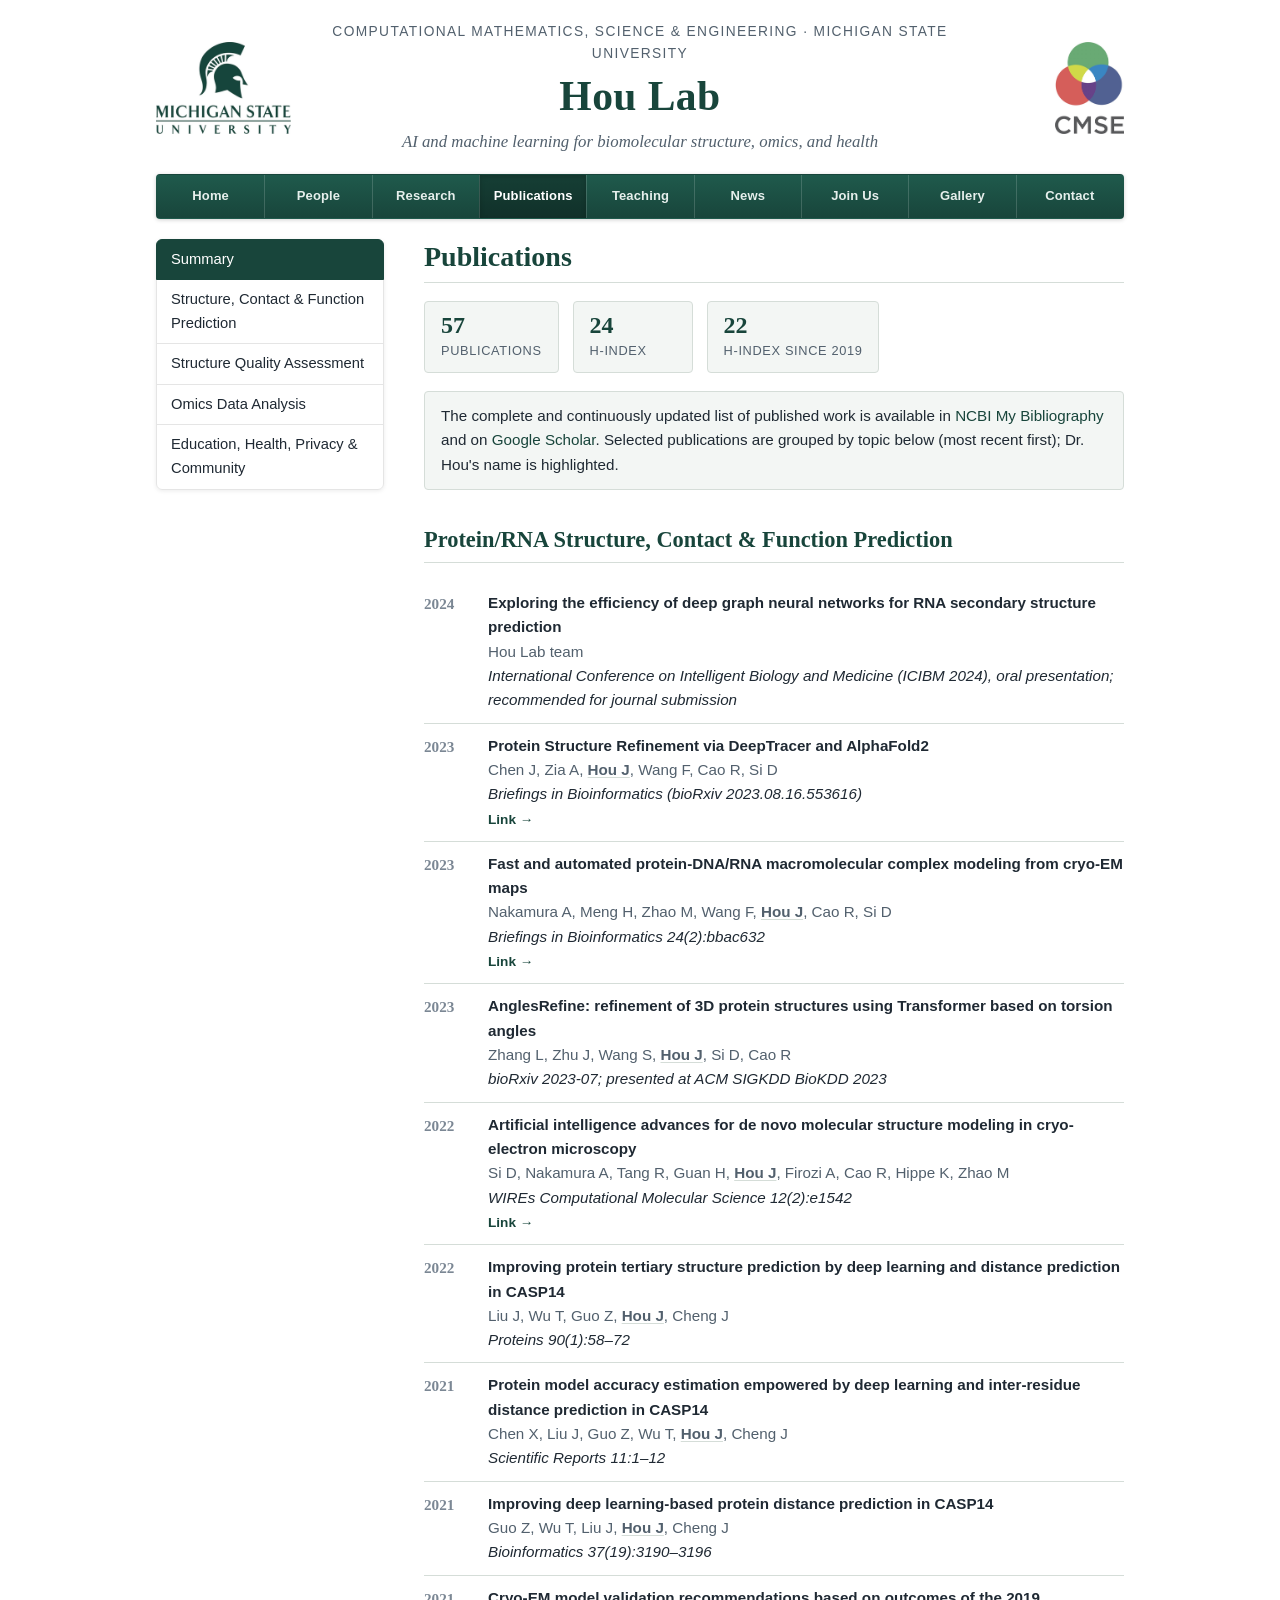
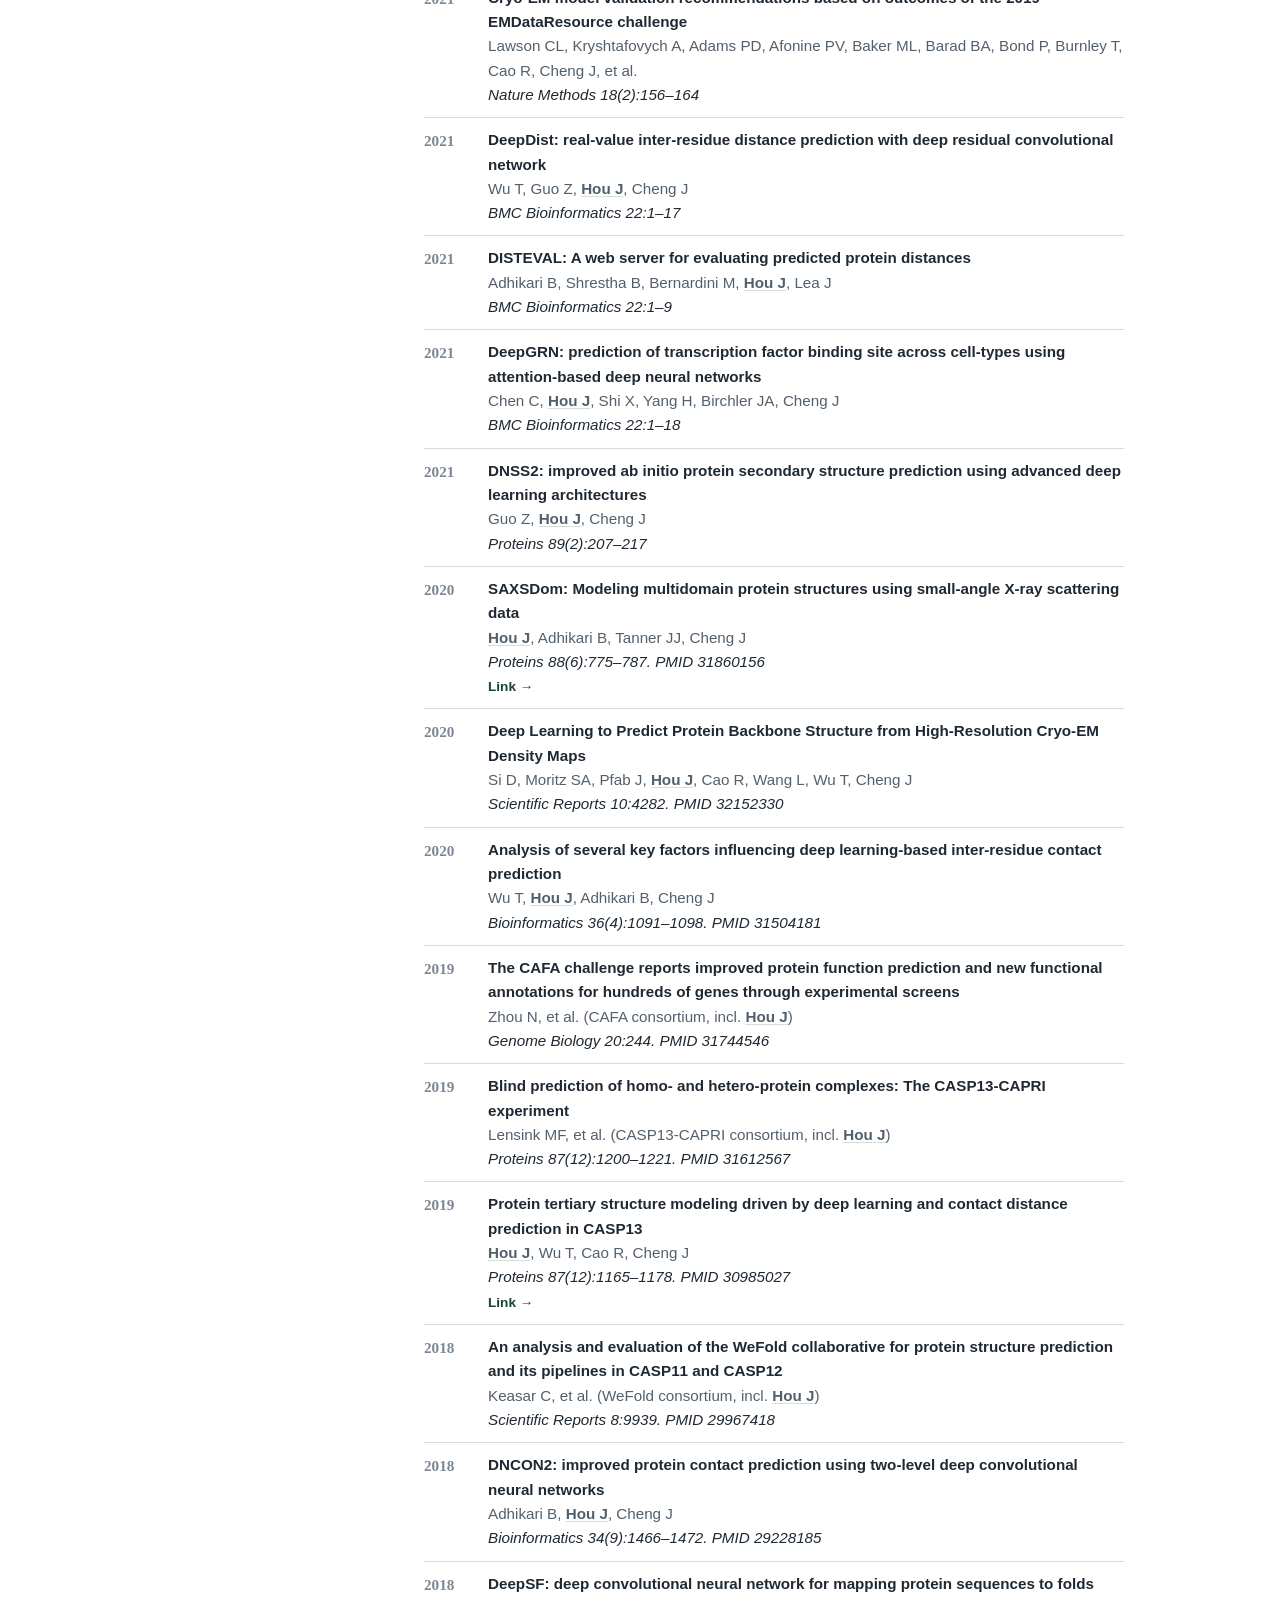
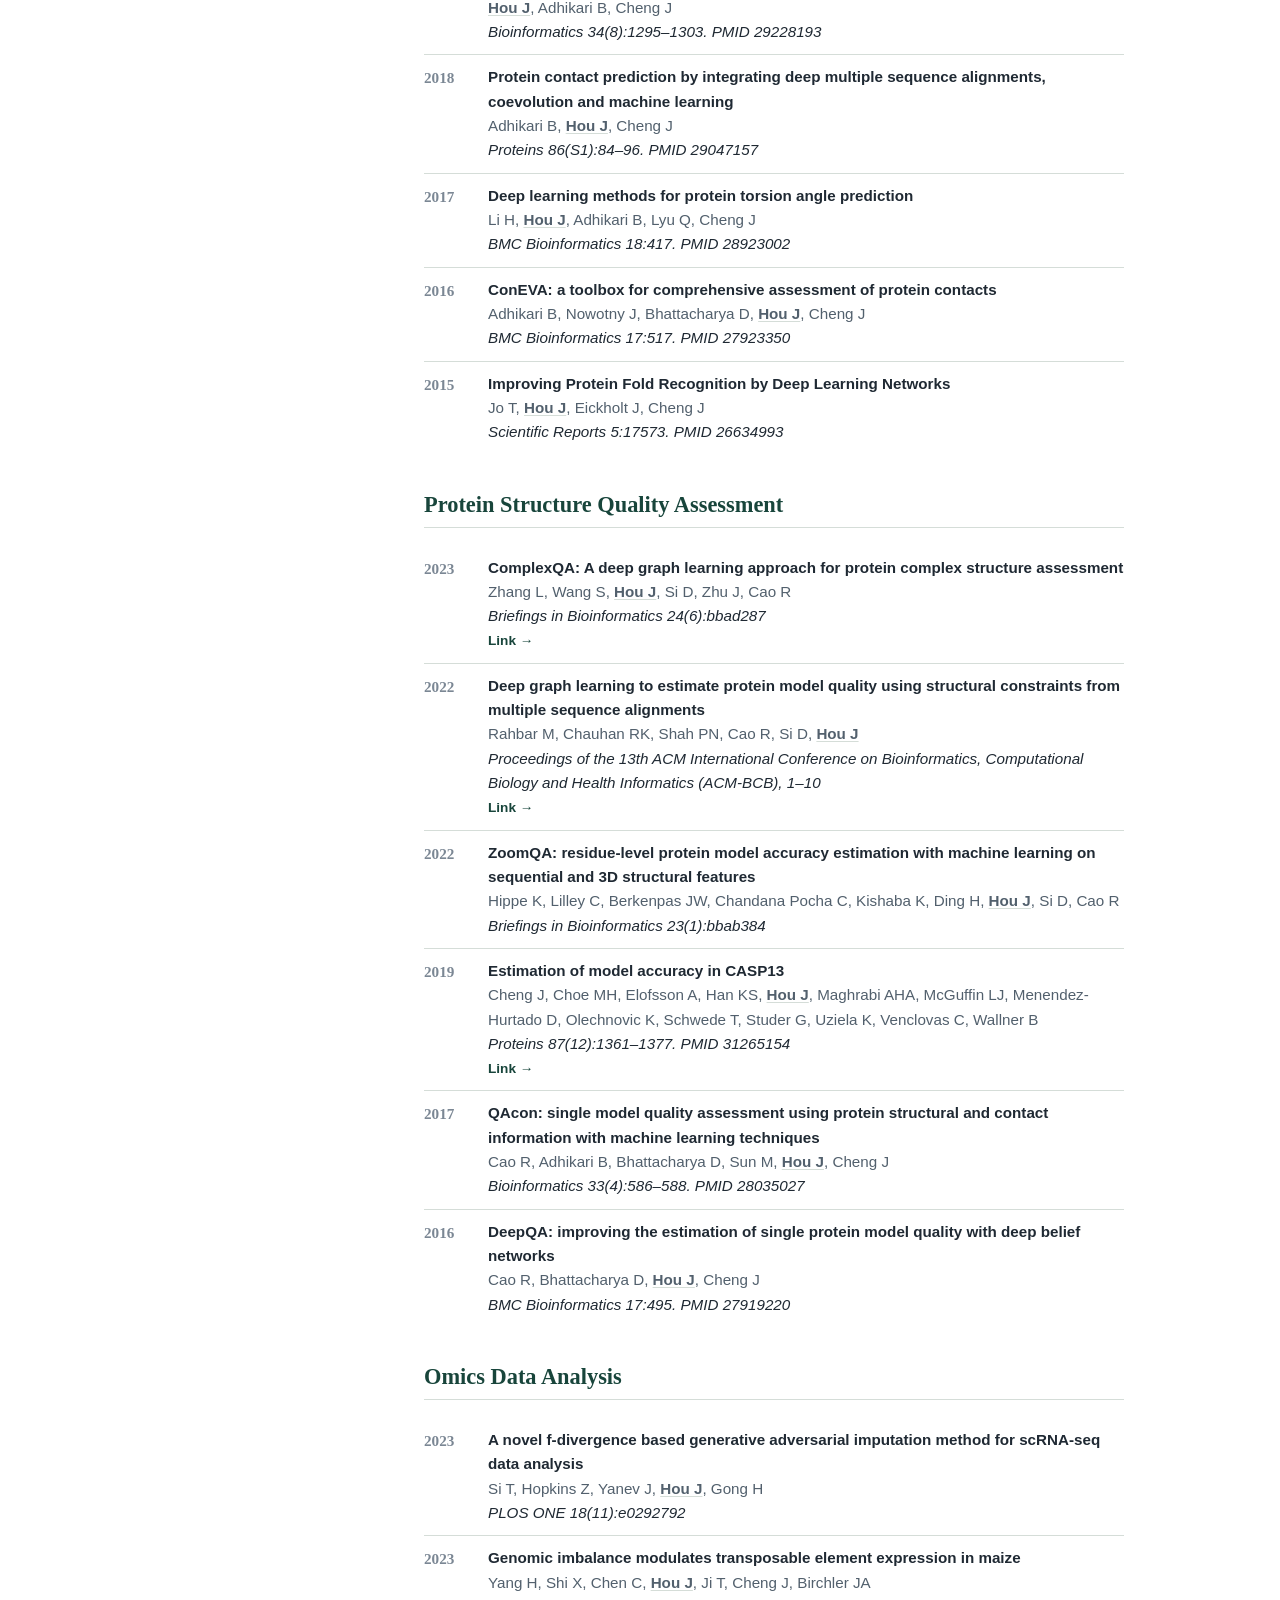
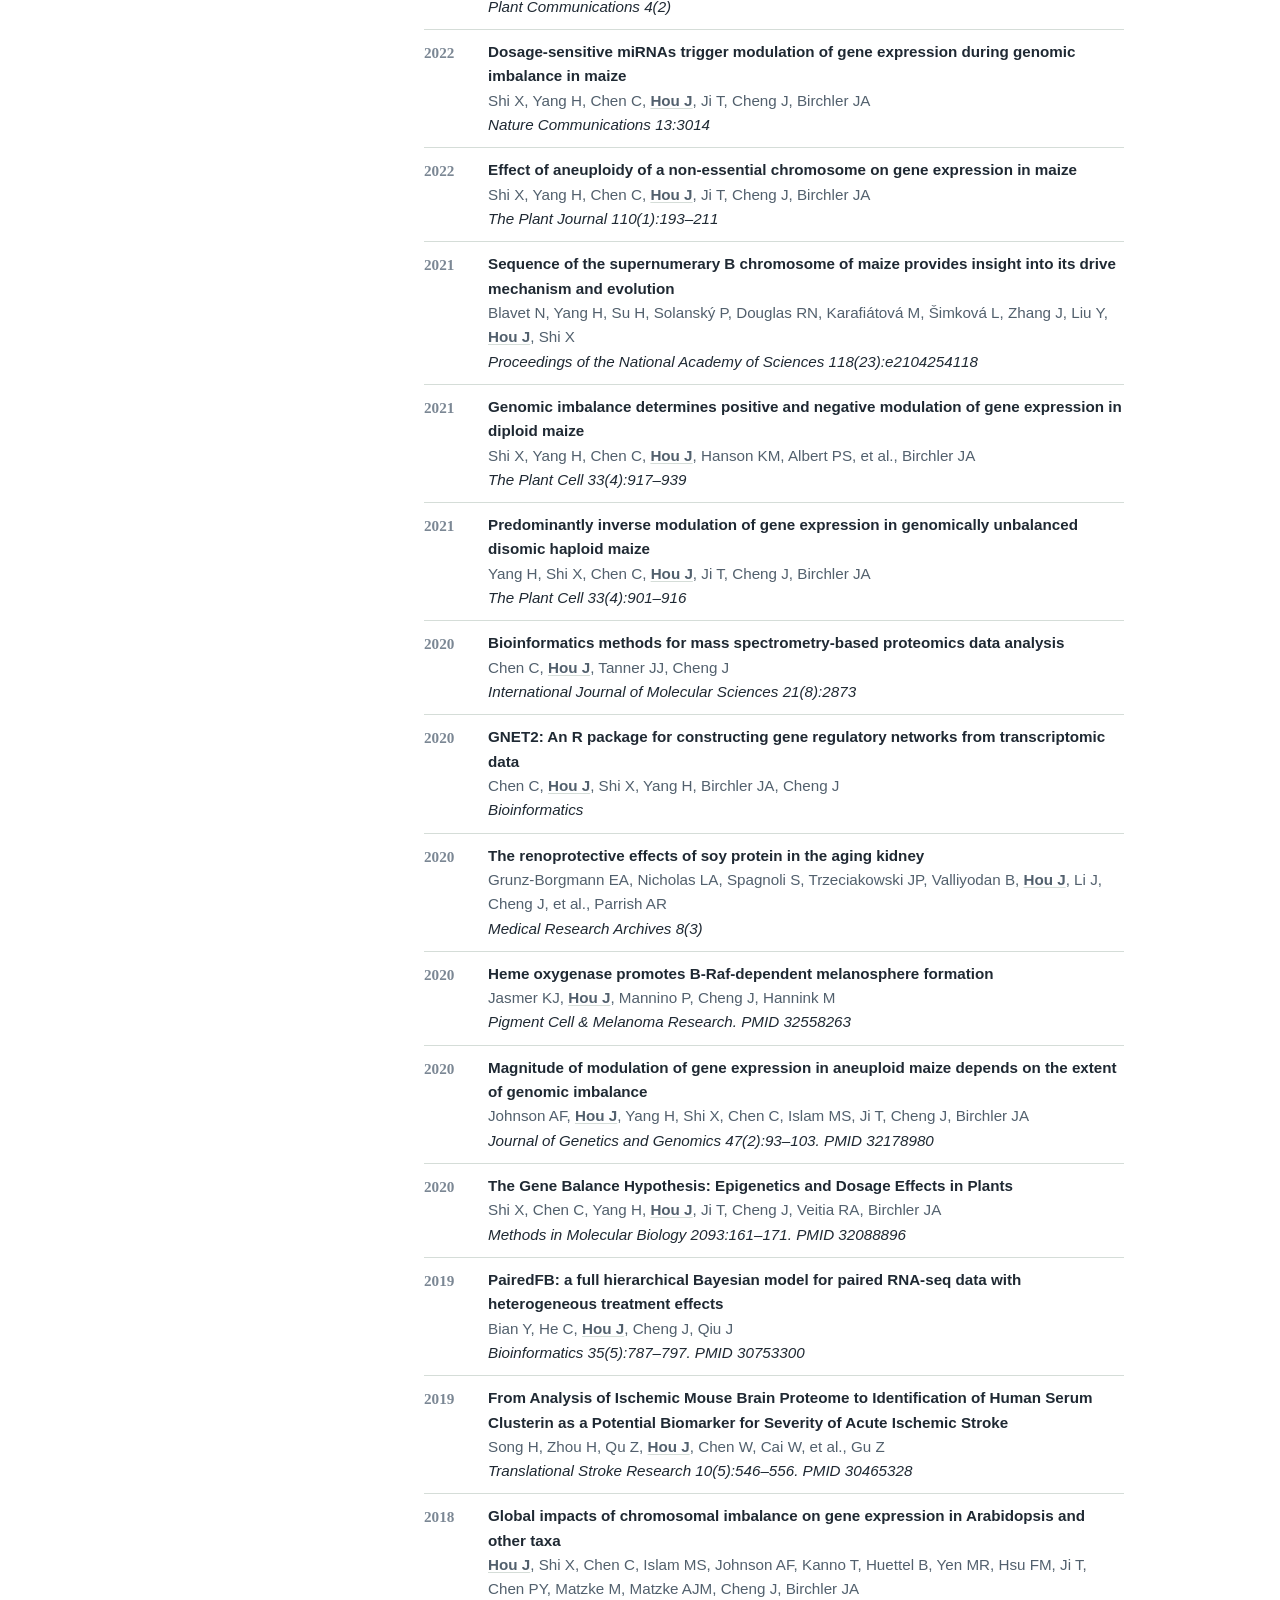
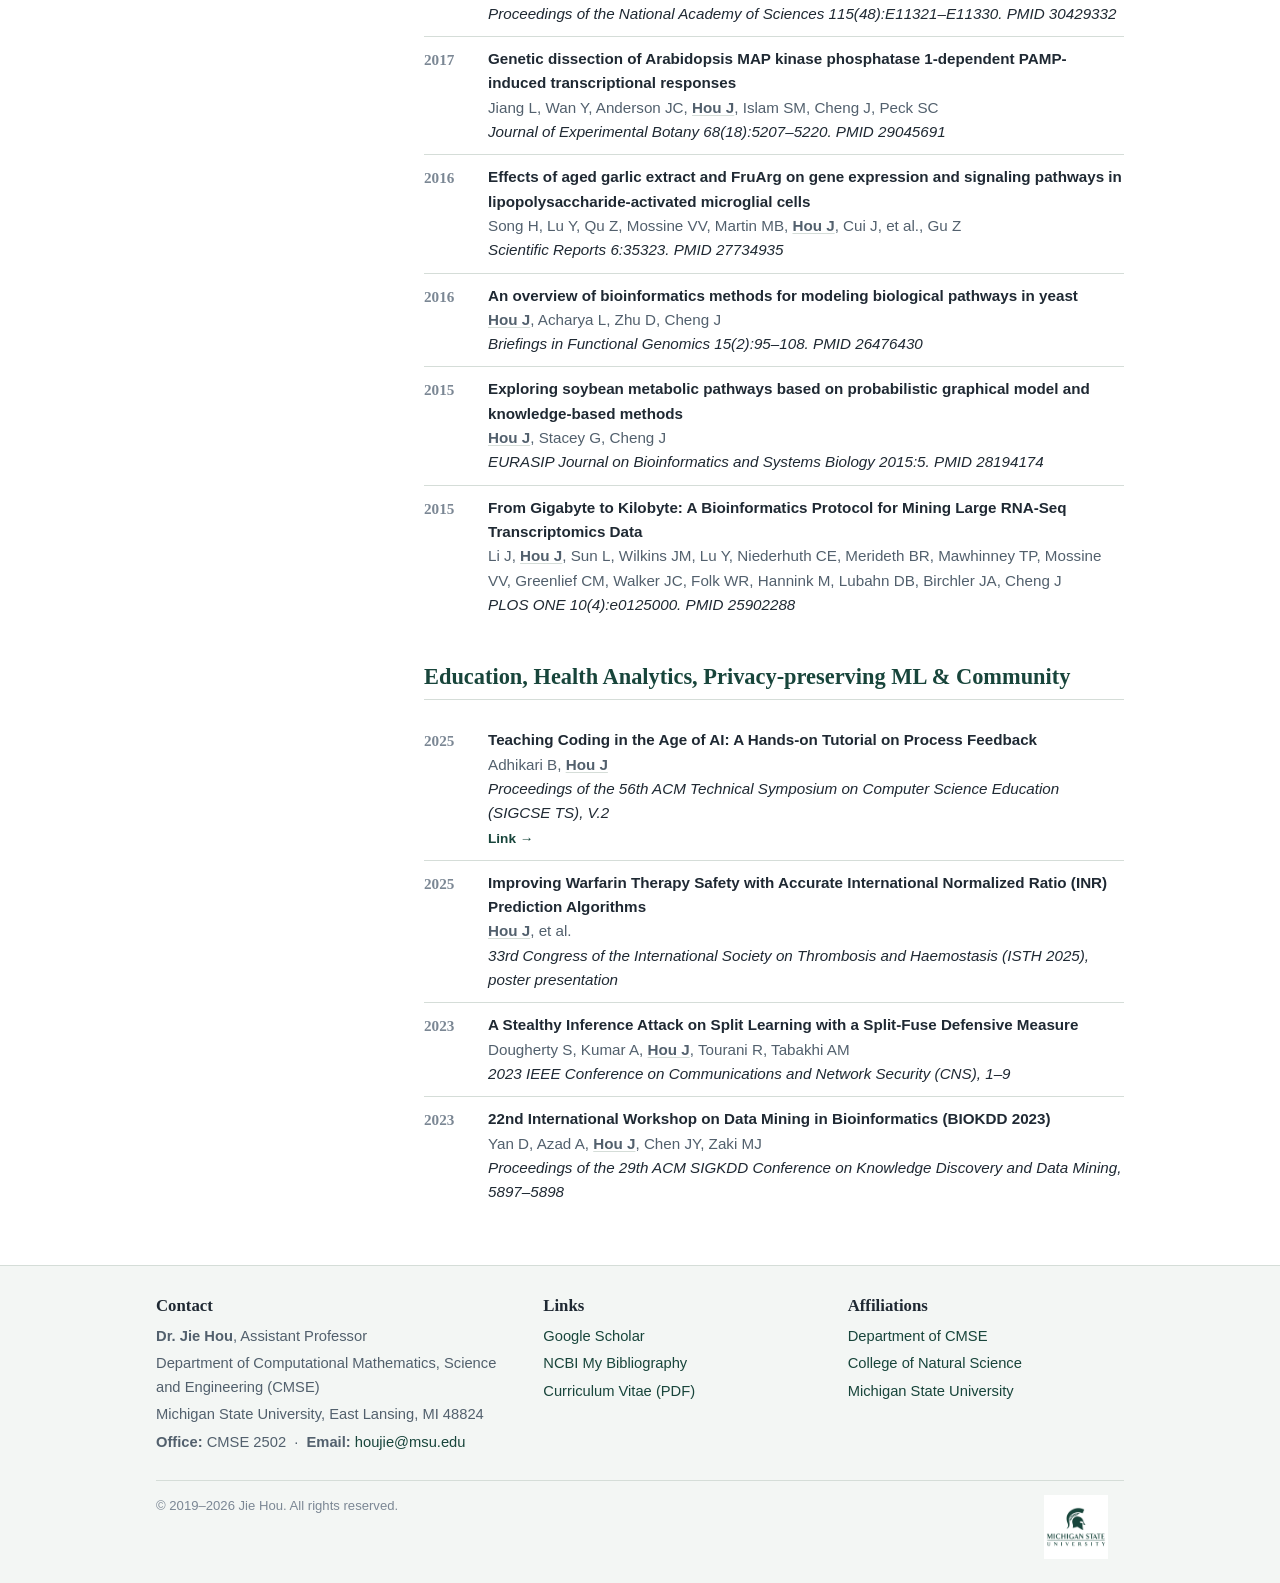
<file: publications.html>
<!DOCTYPE html>
<html lang="en">
<head>
  <meta charset="utf-8">
  <title>Hou Lab &middot; Publications</title>
  <meta name="viewport" content="width=device-width, initial-scale=1.0">
  <meta name="description" content="Publications of Dr. Jie Hou and the Hou Lab, grouped by topic.">
  <meta name="author" content="Jie Hou">
  <link rel="icon" href="images/msu_logo.png" type="image/png">
  <link href="css/theme.css?v=202609191833" rel="stylesheet">
</head>
<body>
  <div class="container">

    <header class="masthead">
      <a class="logo logo-left" href="https://msu.edu/" title="Michigan State University"><img src="images/msu_wordmark.png" alt="Michigan State University"></a>
      <div class="masthead-text">
        <p class="univ"><a href="https://cmse.msu.edu/">Computational Mathematics, Science &amp; Engineering</a> &middot; <a href="https://msu.edu/">Michigan State University</a></p>
        <h1><a href="index.html">Hou Lab</a></h1>
        <p class="tagline">AI and machine learning for biomolecular structure, omics, and health</p>
      </div>
      <a class="logo logo-right" href="https://cmse.msu.edu/" title="Department of Computational Mathematics, Science and Engineering"><img src="images/cmse_logo.png" alt="CMSE"></a>
    </header>

    <nav class="navbar" aria-label="Main">
      <div class="nav-inner">
        <button class="nav-toggle" aria-expanded="false" aria-controls="mainnav">&#9776; Menu</button>
        <ul id="mainnav">
            <li><a href="index.html">Home</a></li>
            <li><a href="people.html">People</a></li>
            <li><a href="research.html">Research</a></li>
            <li class="active"><a href="publications.html">Publications</a></li>
            <li><a href="teaching.html">Teaching</a></li>
            <li><a href="news.html">News</a></li>
            <li><a href="join.html">Join Us</a></li>
            <li><a href="gallery.html">Gallery</a></li>
            <li><a href="contact.html">Contact</a></li>
        </ul>
      </div>
    </nav>

    <div class="page">
      <aside>
        <ul class="sidenav">
          <li><a href="#summary">Summary</a></li>
          <li><a href="#structure">Structure, Contact & Function Prediction</a></li>
          <li><a href="#qa">Structure Quality Assessment</a></li>
          <li><a href="#omics">Omics Data Analysis</a></li>
          <li><a href="#other">Education, Health, Privacy & Community</a></li>
        </ul>
      </aside>

      <div>
        <section id="summary">
          <div class="page-header"><h2>Publications</h2></div>
          <div class="stats">
            <div class="stat"><b>57</b><span>Publications</span></div>
            <div class="stat"><b>24</b><span>h-index</span></div>
            <div class="stat"><b>22</b><span>h-index since 2019</span></div>
          </div>
          <div class="pubnote">
            The complete and continuously updated list of published work is available in <a href="https://www.ncbi.nlm.nih.gov/myncbi/1JIwccmNQ5ygeJ/bibliography/public/">NCBI My Bibliography</a> and on <a href="https://scholar.google.com/citations?user=RsC9b_wAAAAJ&hl=en">Google Scholar</a>. Selected publications are grouped by topic below (most recent first); Dr. Hou's name is highlighted.
          </div>
        </section>

        <section id="structure">
          <div class="page-header"><h3>Protein/RNA Structure, Contact &amp; Function Prediction</h3></div>
          <ul class="publist">
            <li>
              <div class="year">2024</div>
              <div>
                <div class="title">Exploring the efficiency of deep graph neural networks for RNA secondary structure prediction</div>
                <div class="authors">Hou Lab team</div>
                <div class="venue">International Conference on Intelligent Biology and Medicine (ICIBM 2024), oral presentation; recommended for journal submission</div>
                
              </div>
            </li>
            <li>
              <div class="year">2023</div>
              <div>
                <div class="title">Protein Structure Refinement via DeepTracer and AlphaFold2</div>
                <div class="authors">Chen J, Zia A, <span class="hl"><b>Hou J</b></span>, Wang F, Cao R, Si D</div>
                <div class="venue">Briefings in Bioinformatics (bioRxiv 2023.08.16.553616)</div>
                <div class="links"><a href="https://www.biorxiv.org/content/10.1101/2023.08.16.553616v1.abstract">Link &rarr;</a></div>
              </div>
            </li>
            <li>
              <div class="year">2023</div>
              <div>
                <div class="title">Fast and automated protein-DNA/RNA macromolecular complex modeling from cryo-EM maps</div>
                <div class="authors">Nakamura A, Meng H, Zhao M, Wang F, <span class="hl"><b>Hou J</b></span>, Cao R, Si D</div>
                <div class="venue">Briefings in Bioinformatics 24(2):bbac632</div>
                <div class="links"><a href="https://academic.oup.com/bib/article/24/2/bbac632/6995410">Link &rarr;</a></div>
              </div>
            </li>
            <li>
              <div class="year">2023</div>
              <div>
                <div class="title">AnglesRefine: refinement of 3D protein structures using Transformer based on torsion angles</div>
                <div class="authors">Zhang L, Zhu J, Wang S, <span class="hl"><b>Hou J</b></span>, Si D, Cao R</div>
                <div class="venue">bioRxiv 2023-07; presented at ACM SIGKDD BioKDD 2023</div>
                
              </div>
            </li>
            <li>
              <div class="year">2022</div>
              <div>
                <div class="title">Artificial intelligence advances for de novo molecular structure modeling in cryo-electron microscopy</div>
                <div class="authors">Si D, Nakamura A, Tang R, Guan H, <span class="hl"><b>Hou J</b></span>, Firozi A, Cao R, Hippe K, Zhao M</div>
                <div class="venue">WIREs Computational Molecular Science 12(2):e1542</div>
                <div class="links"><a href="https://wires.onlinelibrary.wiley.com/doi/full/10.1002/wcms.1542">Link &rarr;</a></div>
              </div>
            </li>
            <li>
              <div class="year">2022</div>
              <div>
                <div class="title">Improving protein tertiary structure prediction by deep learning and distance prediction in CASP14</div>
                <div class="authors">Liu J, Wu T, Guo Z, <span class="hl"><b>Hou J</b></span>, Cheng J</div>
                <div class="venue">Proteins 90(1):58–72</div>
                
              </div>
            </li>
            <li>
              <div class="year">2021</div>
              <div>
                <div class="title">Protein model accuracy estimation empowered by deep learning and inter-residue distance prediction in CASP14</div>
                <div class="authors">Chen X, Liu J, Guo Z, Wu T, <span class="hl"><b>Hou J</b></span>, Cheng J</div>
                <div class="venue">Scientific Reports 11:1–12</div>
                
              </div>
            </li>
            <li>
              <div class="year">2021</div>
              <div>
                <div class="title">Improving deep learning-based protein distance prediction in CASP14</div>
                <div class="authors">Guo Z, Wu T, Liu J, <span class="hl"><b>Hou J</b></span>, Cheng J</div>
                <div class="venue">Bioinformatics 37(19):3190–3196</div>
                
              </div>
            </li>
            <li>
              <div class="year">2021</div>
              <div>
                <div class="title">Cryo-EM model validation recommendations based on outcomes of the 2019 EMDataResource challenge</div>
                <div class="authors">Lawson CL, Kryshtafovych A, Adams PD, Afonine PV, Baker ML, Barad BA, Bond P, Burnley T, Cao R, Cheng J, et al.</div>
                <div class="venue">Nature Methods 18(2):156–164</div>
                
              </div>
            </li>
            <li>
              <div class="year">2021</div>
              <div>
                <div class="title">DeepDist: real-value inter-residue distance prediction with deep residual convolutional network</div>
                <div class="authors">Wu T, Guo Z, <span class="hl"><b>Hou J</b></span>, Cheng J</div>
                <div class="venue">BMC Bioinformatics 22:1–17</div>
                
              </div>
            </li>
            <li>
              <div class="year">2021</div>
              <div>
                <div class="title">DISTEVAL: A web server for evaluating predicted protein distances</div>
                <div class="authors">Adhikari B, Shrestha B, Bernardini M, <span class="hl"><b>Hou J</b></span>, Lea J</div>
                <div class="venue">BMC Bioinformatics 22:1–9</div>
                
              </div>
            </li>
            <li>
              <div class="year">2021</div>
              <div>
                <div class="title">DeepGRN: prediction of transcription factor binding site across cell-types using attention-based deep neural networks</div>
                <div class="authors">Chen C, <span class="hl"><b>Hou J</b></span>, Shi X, Yang H, Birchler JA, Cheng J</div>
                <div class="venue">BMC Bioinformatics 22:1–18</div>
                
              </div>
            </li>
            <li>
              <div class="year">2021</div>
              <div>
                <div class="title">DNSS2: improved ab initio protein secondary structure prediction using advanced deep learning architectures</div>
                <div class="authors">Guo Z, <span class="hl"><b>Hou J</b></span>, Cheng J</div>
                <div class="venue">Proteins 89(2):207–217</div>
                
              </div>
            </li>
            <li>
              <div class="year">2020</div>
              <div>
                <div class="title">SAXSDom: Modeling multidomain protein structures using small-angle X-ray scattering data</div>
                <div class="authors"><span class="hl"><b>Hou J</b></span>, Adhikari B, Tanner JJ, Cheng J</div>
                <div class="venue">Proteins 88(6):775–787. PMID 31860156</div>
                <div class="links"><a href="https://onlinelibrary.wiley.com/doi/abs/10.1002/prot.25865">Link &rarr;</a></div>
              </div>
            </li>
            <li>
              <div class="year">2020</div>
              <div>
                <div class="title">Deep Learning to Predict Protein Backbone Structure from High-Resolution Cryo-EM Density Maps</div>
                <div class="authors">Si D, Moritz SA, Pfab J, <span class="hl"><b>Hou J</b></span>, Cao R, Wang L, Wu T, Cheng J</div>
                <div class="venue">Scientific Reports 10:4282. PMID 32152330</div>
                
              </div>
            </li>
            <li>
              <div class="year">2020</div>
              <div>
                <div class="title">Analysis of several key factors influencing deep learning-based inter-residue contact prediction</div>
                <div class="authors">Wu T, <span class="hl"><b>Hou J</b></span>, Adhikari B, Cheng J</div>
                <div class="venue">Bioinformatics 36(4):1091–1098. PMID 31504181</div>
                
              </div>
            </li>
            <li>
              <div class="year">2019</div>
              <div>
                <div class="title">The CAFA challenge reports improved protein function prediction and new functional annotations for hundreds of genes through experimental screens</div>
                <div class="authors">Zhou N, et al. (CAFA consortium, incl. <span class="hl"><b>Hou J</b></span>)</div>
                <div class="venue">Genome Biology 20:244. PMID 31744546</div>
                
              </div>
            </li>
            <li>
              <div class="year">2019</div>
              <div>
                <div class="title">Blind prediction of homo- and hetero-protein complexes: The CASP13-CAPRI experiment</div>
                <div class="authors">Lensink MF, et al. (CASP13-CAPRI consortium, incl. <span class="hl"><b>Hou J</b></span>)</div>
                <div class="venue">Proteins 87(12):1200–1221. PMID 31612567</div>
                
              </div>
            </li>
            <li>
              <div class="year">2019</div>
              <div>
                <div class="title">Protein tertiary structure modeling driven by deep learning and contact distance prediction in CASP13</div>
                <div class="authors"><span class="hl"><b>Hou J</b></span>, Wu T, Cao R, Cheng J</div>
                <div class="venue">Proteins 87(12):1165–1178. PMID 30985027</div>
                <div class="links"><a href="https://onlinelibrary.wiley.com/doi/full/10.1002/prot.25697">Link &rarr;</a></div>
              </div>
            </li>
            <li>
              <div class="year">2018</div>
              <div>
                <div class="title">An analysis and evaluation of the WeFold collaborative for protein structure prediction and its pipelines in CASP11 and CASP12</div>
                <div class="authors">Keasar C, et al. (WeFold consortium, incl. <span class="hl"><b>Hou J</b></span>)</div>
                <div class="venue">Scientific Reports 8:9939. PMID 29967418</div>
                
              </div>
            </li>
            <li>
              <div class="year">2018</div>
              <div>
                <div class="title">DNCON2: improved protein contact prediction using two-level deep convolutional neural networks</div>
                <div class="authors">Adhikari B, <span class="hl"><b>Hou J</b></span>, Cheng J</div>
                <div class="venue">Bioinformatics 34(9):1466–1472. PMID 29228185</div>
                
              </div>
            </li>
            <li>
              <div class="year">2018</div>
              <div>
                <div class="title">DeepSF: deep convolutional neural network for mapping protein sequences to folds</div>
                <div class="authors"><span class="hl"><b>Hou J</b></span>, Adhikari B, Cheng J</div>
                <div class="venue">Bioinformatics 34(8):1295–1303. PMID 29228193</div>
                
              </div>
            </li>
            <li>
              <div class="year">2018</div>
              <div>
                <div class="title">Protein contact prediction by integrating deep multiple sequence alignments, coevolution and machine learning</div>
                <div class="authors">Adhikari B, <span class="hl"><b>Hou J</b></span>, Cheng J</div>
                <div class="venue">Proteins 86(S1):84–96. PMID 29047157</div>
                
              </div>
            </li>
            <li>
              <div class="year">2017</div>
              <div>
                <div class="title">Deep learning methods for protein torsion angle prediction</div>
                <div class="authors">Li H, <span class="hl"><b>Hou J</b></span>, Adhikari B, Lyu Q, Cheng J</div>
                <div class="venue">BMC Bioinformatics 18:417. PMID 28923002</div>
                
              </div>
            </li>
            <li>
              <div class="year">2016</div>
              <div>
                <div class="title">ConEVA: a toolbox for comprehensive assessment of protein contacts</div>
                <div class="authors">Adhikari B, Nowotny J, Bhattacharya D, <span class="hl"><b>Hou J</b></span>, Cheng J</div>
                <div class="venue">BMC Bioinformatics 17:517. PMID 27923350</div>
                
              </div>
            </li>
            <li>
              <div class="year">2015</div>
              <div>
                <div class="title">Improving Protein Fold Recognition by Deep Learning Networks</div>
                <div class="authors">Jo T, <span class="hl"><b>Hou J</b></span>, Eickholt J, Cheng J</div>
                <div class="venue">Scientific Reports 5:17573. PMID 26634993</div>
                
              </div>
            </li>
          </ul>
        </section>

        <section id="qa">
          <div class="page-header"><h3>Protein Structure Quality Assessment</h3></div>
          <ul class="publist">
            <li>
              <div class="year">2023</div>
              <div>
                <div class="title">ComplexQA: A deep graph learning approach for protein complex structure assessment</div>
                <div class="authors">Zhang L, Wang S, <span class="hl"><b>Hou J</b></span>, Si D, Zhu J, Cao R</div>
                <div class="venue">Briefings in Bioinformatics 24(6):bbad287</div>
                <div class="links"><a href="https://academic.oup.com/bib/article/24/6/bbad287/7334440">Link &rarr;</a></div>
              </div>
            </li>
            <li>
              <div class="year">2022</div>
              <div>
                <div class="title">Deep graph learning to estimate protein model quality using structural constraints from multiple sequence alignments</div>
                <div class="authors">Rahbar M, Chauhan RK, Shah PN, Cao R, Si D, <span class="hl"><b>Hou J</b></span></div>
                <div class="venue">Proceedings of the 13th ACM International Conference on Bioinformatics, Computational Biology and Health Informatics (ACM-BCB), 1–10</div>
                <div class="links"><a href="https://dl.acm.org/doi/abs/10.1145/3535508.3545558">Link &rarr;</a></div>
              </div>
            </li>
            <li>
              <div class="year">2022</div>
              <div>
                <div class="title">ZoomQA: residue-level protein model accuracy estimation with machine learning on sequential and 3D structural features</div>
                <div class="authors">Hippe K, Lilley C, Berkenpas JW, Chandana Pocha C, Kishaba K, Ding H, <span class="hl"><b>Hou J</b></span>, Si D, Cao R</div>
                <div class="venue">Briefings in Bioinformatics 23(1):bbab384</div>
                
              </div>
            </li>
            <li>
              <div class="year">2019</div>
              <div>
                <div class="title">Estimation of model accuracy in CASP13</div>
                <div class="authors">Cheng J, Choe MH, Elofsson A, Han KS, <span class="hl"><b>Hou J</b></span>, Maghrabi AHA, McGuffin LJ, Menendez-Hurtado D, Olechnovic K, Schwede T, Studer G, Uziela K, Venclovas C, Wallner B</div>
                <div class="venue">Proteins 87(12):1361–1377. PMID 31265154</div>
                <div class="links"><a href="https://onlinelibrary.wiley.com/doi/full/10.1002/prot.25767">Link &rarr;</a></div>
              </div>
            </li>
            <li>
              <div class="year">2017</div>
              <div>
                <div class="title">QAcon: single model quality assessment using protein structural and contact information with machine learning techniques</div>
                <div class="authors">Cao R, Adhikari B, Bhattacharya D, Sun M, <span class="hl"><b>Hou J</b></span>, Cheng J</div>
                <div class="venue">Bioinformatics 33(4):586–588. PMID 28035027</div>
                
              </div>
            </li>
            <li>
              <div class="year">2016</div>
              <div>
                <div class="title">DeepQA: improving the estimation of single protein model quality with deep belief networks</div>
                <div class="authors">Cao R, Bhattacharya D, <span class="hl"><b>Hou J</b></span>, Cheng J</div>
                <div class="venue">BMC Bioinformatics 17:495. PMID 27919220</div>
                
              </div>
            </li>
          </ul>
        </section>

        <section id="omics">
          <div class="page-header"><h3>Omics Data Analysis</h3></div>
          <ul class="publist">
            <li>
              <div class="year">2023</div>
              <div>
                <div class="title">A novel f-divergence based generative adversarial imputation method for scRNA-seq data analysis</div>
                <div class="authors">Si T, Hopkins Z, Yanev J, <span class="hl"><b>Hou J</b></span>, Gong H</div>
                <div class="venue">PLOS ONE 18(11):e0292792</div>
                
              </div>
            </li>
            <li>
              <div class="year">2023</div>
              <div>
                <div class="title">Genomic imbalance modulates transposable element expression in maize</div>
                <div class="authors">Yang H, Shi X, Chen C, <span class="hl"><b>Hou J</b></span>, Ji T, Cheng J, Birchler JA</div>
                <div class="venue">Plant Communications 4(2)</div>
                
              </div>
            </li>
            <li>
              <div class="year">2022</div>
              <div>
                <div class="title">Dosage-sensitive miRNAs trigger modulation of gene expression during genomic imbalance in maize</div>
                <div class="authors">Shi X, Yang H, Chen C, <span class="hl"><b>Hou J</b></span>, Ji T, Cheng J, Birchler JA</div>
                <div class="venue">Nature Communications 13:3014</div>
                
              </div>
            </li>
            <li>
              <div class="year">2022</div>
              <div>
                <div class="title">Effect of aneuploidy of a non-essential chromosome on gene expression in maize</div>
                <div class="authors">Shi X, Yang H, Chen C, <span class="hl"><b>Hou J</b></span>, Ji T, Cheng J, Birchler JA</div>
                <div class="venue">The Plant Journal 110(1):193–211</div>
                
              </div>
            </li>
            <li>
              <div class="year">2021</div>
              <div>
                <div class="title">Sequence of the supernumerary B chromosome of maize provides insight into its drive mechanism and evolution</div>
                <div class="authors">Blavet N, Yang H, Su H, Solanský P, Douglas RN, Karafiátová M, Šimková L, Zhang J, Liu Y, <span class="hl"><b>Hou J</b></span>, Shi X</div>
                <div class="venue">Proceedings of the National Academy of Sciences 118(23):e2104254118</div>
                
              </div>
            </li>
            <li>
              <div class="year">2021</div>
              <div>
                <div class="title">Genomic imbalance determines positive and negative modulation of gene expression in diploid maize</div>
                <div class="authors">Shi X, Yang H, Chen C, <span class="hl"><b>Hou J</b></span>, Hanson KM, Albert PS, et al., Birchler JA</div>
                <div class="venue">The Plant Cell 33(4):917–939</div>
                
              </div>
            </li>
            <li>
              <div class="year">2021</div>
              <div>
                <div class="title">Predominantly inverse modulation of gene expression in genomically unbalanced disomic haploid maize</div>
                <div class="authors">Yang H, Shi X, Chen C, <span class="hl"><b>Hou J</b></span>, Ji T, Cheng J, Birchler JA</div>
                <div class="venue">The Plant Cell 33(4):901–916</div>
                
              </div>
            </li>
            <li>
              <div class="year">2020</div>
              <div>
                <div class="title">Bioinformatics methods for mass spectrometry-based proteomics data analysis</div>
                <div class="authors">Chen C, <span class="hl"><b>Hou J</b></span>, Tanner JJ, Cheng J</div>
                <div class="venue">International Journal of Molecular Sciences 21(8):2873</div>
                
              </div>
            </li>
            <li>
              <div class="year">2020</div>
              <div>
                <div class="title">GNET2: An R package for constructing gene regulatory networks from transcriptomic data</div>
                <div class="authors">Chen C, <span class="hl"><b>Hou J</b></span>, Shi X, Yang H, Birchler JA, Cheng J</div>
                <div class="venue">Bioinformatics</div>
                
              </div>
            </li>
            <li>
              <div class="year">2020</div>
              <div>
                <div class="title">The renoprotective effects of soy protein in the aging kidney</div>
                <div class="authors">Grunz-Borgmann EA, Nicholas LA, Spagnoli S, Trzeciakowski JP, Valliyodan B, <span class="hl"><b>Hou J</b></span>, Li J, Cheng J, et al., Parrish AR</div>
                <div class="venue">Medical Research Archives 8(3)</div>
                
              </div>
            </li>
            <li>
              <div class="year">2020</div>
              <div>
                <div class="title">Heme oxygenase promotes B-Raf-dependent melanosphere formation</div>
                <div class="authors">Jasmer KJ, <span class="hl"><b>Hou J</b></span>, Mannino P, Cheng J, Hannink M</div>
                <div class="venue">Pigment Cell &amp; Melanoma Research. PMID 32558263</div>
                
              </div>
            </li>
            <li>
              <div class="year">2020</div>
              <div>
                <div class="title">Magnitude of modulation of gene expression in aneuploid maize depends on the extent of genomic imbalance</div>
                <div class="authors">Johnson AF, <span class="hl"><b>Hou J</b></span>, Yang H, Shi X, Chen C, Islam MS, Ji T, Cheng J, Birchler JA</div>
                <div class="venue">Journal of Genetics and Genomics 47(2):93–103. PMID 32178980</div>
                
              </div>
            </li>
            <li>
              <div class="year">2020</div>
              <div>
                <div class="title">The Gene Balance Hypothesis: Epigenetics and Dosage Effects in Plants</div>
                <div class="authors">Shi X, Chen C, Yang H, <span class="hl"><b>Hou J</b></span>, Ji T, Cheng J, Veitia RA, Birchler JA</div>
                <div class="venue">Methods in Molecular Biology 2093:161–171. PMID 32088896</div>
                
              </div>
            </li>
            <li>
              <div class="year">2019</div>
              <div>
                <div class="title">PairedFB: a full hierarchical Bayesian model for paired RNA-seq data with heterogeneous treatment effects</div>
                <div class="authors">Bian Y, He C, <span class="hl"><b>Hou J</b></span>, Cheng J, Qiu J</div>
                <div class="venue">Bioinformatics 35(5):787–797. PMID 30753300</div>
                
              </div>
            </li>
            <li>
              <div class="year">2019</div>
              <div>
                <div class="title">From Analysis of Ischemic Mouse Brain Proteome to Identification of Human Serum Clusterin as a Potential Biomarker for Severity of Acute Ischemic Stroke</div>
                <div class="authors">Song H, Zhou H, Qu Z, <span class="hl"><b>Hou J</b></span>, Chen W, Cai W, et al., Gu Z</div>
                <div class="venue">Translational Stroke Research 10(5):546–556. PMID 30465328</div>
                
              </div>
            </li>
            <li>
              <div class="year">2018</div>
              <div>
                <div class="title">Global impacts of chromosomal imbalance on gene expression in Arabidopsis and other taxa</div>
                <div class="authors"><span class="hl"><b>Hou J</b></span>, Shi X, Chen C, Islam MS, Johnson AF, Kanno T, Huettel B, Yen MR, Hsu FM, Ji T, Chen PY, Matzke M, Matzke AJM, Cheng J, Birchler JA</div>
                <div class="venue">Proceedings of the National Academy of Sciences 115(48):E11321–E11330. PMID 30429332</div>
                
              </div>
            </li>
            <li>
              <div class="year">2017</div>
              <div>
                <div class="title">Genetic dissection of Arabidopsis MAP kinase phosphatase 1-dependent PAMP-induced transcriptional responses</div>
                <div class="authors">Jiang L, Wan Y, Anderson JC, <span class="hl"><b>Hou J</b></span>, Islam SM, Cheng J, Peck SC</div>
                <div class="venue">Journal of Experimental Botany 68(18):5207–5220. PMID 29045691</div>
                
              </div>
            </li>
            <li>
              <div class="year">2016</div>
              <div>
                <div class="title">Effects of aged garlic extract and FruArg on gene expression and signaling pathways in lipopolysaccharide-activated microglial cells</div>
                <div class="authors">Song H, Lu Y, Qu Z, Mossine VV, Martin MB, <span class="hl"><b>Hou J</b></span>, Cui J, et al., Gu Z</div>
                <div class="venue">Scientific Reports 6:35323. PMID 27734935</div>
                
              </div>
            </li>
            <li>
              <div class="year">2016</div>
              <div>
                <div class="title">An overview of bioinformatics methods for modeling biological pathways in yeast</div>
                <div class="authors"><span class="hl"><b>Hou J</b></span>, Acharya L, Zhu D, Cheng J</div>
                <div class="venue">Briefings in Functional Genomics 15(2):95–108. PMID 26476430</div>
                
              </div>
            </li>
            <li>
              <div class="year">2015</div>
              <div>
                <div class="title">Exploring soybean metabolic pathways based on probabilistic graphical model and knowledge-based methods</div>
                <div class="authors"><span class="hl"><b>Hou J</b></span>, Stacey G, Cheng J</div>
                <div class="venue">EURASIP Journal on Bioinformatics and Systems Biology 2015:5. PMID 28194174</div>
                
              </div>
            </li>
            <li>
              <div class="year">2015</div>
              <div>
                <div class="title">From Gigabyte to Kilobyte: A Bioinformatics Protocol for Mining Large RNA-Seq Transcriptomics Data</div>
                <div class="authors">Li J, <span class="hl"><b>Hou J</b></span>, Sun L, Wilkins JM, Lu Y, Niederhuth CE, Merideth BR, Mawhinney TP, Mossine VV, Greenlief CM, Walker JC, Folk WR, Hannink M, Lubahn DB, Birchler JA, Cheng J</div>
                <div class="venue">PLOS ONE 10(4):e0125000. PMID 25902288</div>
                
              </div>
            </li>
          </ul>
        </section>

        <section id="other">
          <div class="page-header"><h3>Education, Health Analytics, Privacy-preserving ML &amp; Community</h3></div>
          <ul class="publist">
            <li>
              <div class="year">2025</div>
              <div>
                <div class="title">Teaching Coding in the Age of AI: A Hands-on Tutorial on Process Feedback</div>
                <div class="authors">Adhikari B, <span class="hl"><b>Hou J</b></span></div>
                <div class="venue">Proceedings of the 56th ACM Technical Symposium on Computer Science Education (SIGCSE TS), V.2</div>
                <div class="links"><a href="https://dl.acm.org/doi/abs/10.1145/3641555.3704753">Link &rarr;</a></div>
              </div>
            </li>
            <li>
              <div class="year">2025</div>
              <div>
                <div class="title">Improving Warfarin Therapy Safety with Accurate International Normalized Ratio (INR) Prediction Algorithms</div>
                <div class="authors"><span class="hl"><b>Hou J</b></span>, et al.</div>
                <div class="venue">33rd Congress of the International Society on Thrombosis and Haemostasis (ISTH 2025), poster presentation</div>
                
              </div>
            </li>
            <li>
              <div class="year">2023</div>
              <div>
                <div class="title">A Stealthy Inference Attack on Split Learning with a Split-Fuse Defensive Measure</div>
                <div class="authors">Dougherty S, Kumar A, <span class="hl"><b>Hou J</b></span>, Tourani R, Tabakhi AM</div>
                <div class="venue">2023 IEEE Conference on Communications and Network Security (CNS), 1–9</div>
                
              </div>
            </li>
            <li>
              <div class="year">2023</div>
              <div>
                <div class="title">22nd International Workshop on Data Mining in Bioinformatics (BIOKDD 2023)</div>
                <div class="authors">Yan D, Azad A, <span class="hl"><b>Hou J</b></span>, Chen JY, Zaki MJ</div>
                <div class="venue">Proceedings of the 29th ACM SIGKDD Conference on Knowledge Discovery and Data Mining, 5897–5898</div>
                
              </div>
            </li>
          </ul>
        </section>
      </div>
    </div>

  </div><!-- /.container -->

  <footer id="footer">
    <div class="container">
      <div class="cols">
        <div>
          <h3>Contact</h3>
          <p><b>Dr. Jie Hou</b>, Assistant Professor</p>
          <p>Department of Computational Mathematics, Science and Engineering (CMSE)</p>
          <p>Michigan State University, East Lansing, MI 48824</p>
          <p><b>Office:</b> CMSE 2502 &nbsp;&middot;&nbsp; <b>Email:</b> <a href="mailto:houjie@msu.edu">houjie@msu.edu</a></p>
        </div>
        <div>
          <h3>Links</h3>
          <ul>
            <li><a href="https://scholar.google.com/citations?user=RsC9b_wAAAAJ&hl=en">Google Scholar</a></li>
            <li><a href="https://www.ncbi.nlm.nih.gov/myncbi/1JIwccmNQ5ygeJ/bibliography/public/">NCBI My Bibliography</a></li>
            <li><a href="cv/CV_Jan2026.pdf">Curriculum Vitae (PDF)</a></li>
          </ul>
        </div>
        <div>
          <h3>Affiliations</h3>
          <ul>
            <li><a href="https://cmse.msu.edu/">Department of CMSE</a></li>
            <li><a href="https://natsci.msu.edu/">College of Natural Science</a></li>
            <li><a href="https://msu.edu/">Michigan State University</a></li>
          </ul>
        </div>
      </div>
      <div class="fine">
        <span>&copy; 2019&ndash;2026 Jie Hou. All rights reserved.</span>
        <span class="logos"><img src="images/msu_logo.png" alt="Michigan State University"></span>
      </div>
    </div>
  </footer>

  <script src="js/main.js?v=202609191833"></script>
</body>
</html>
</file>
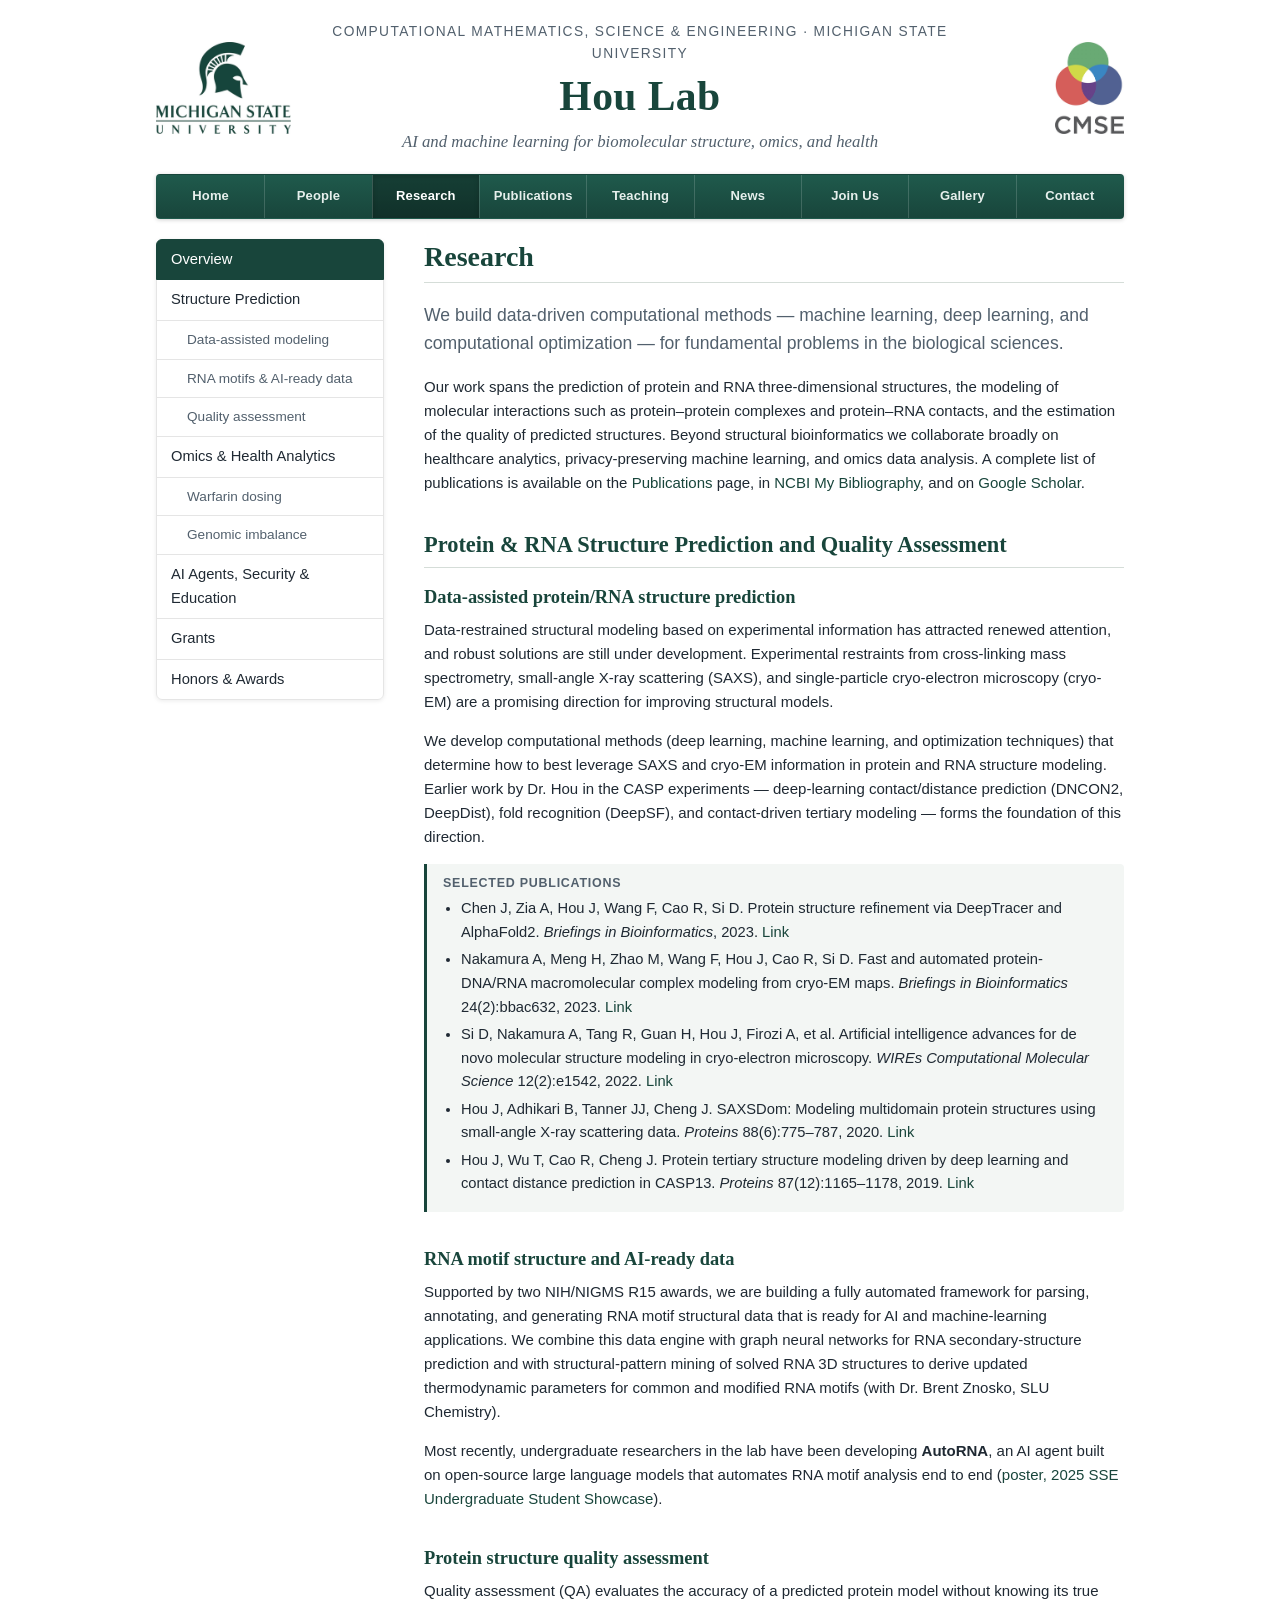
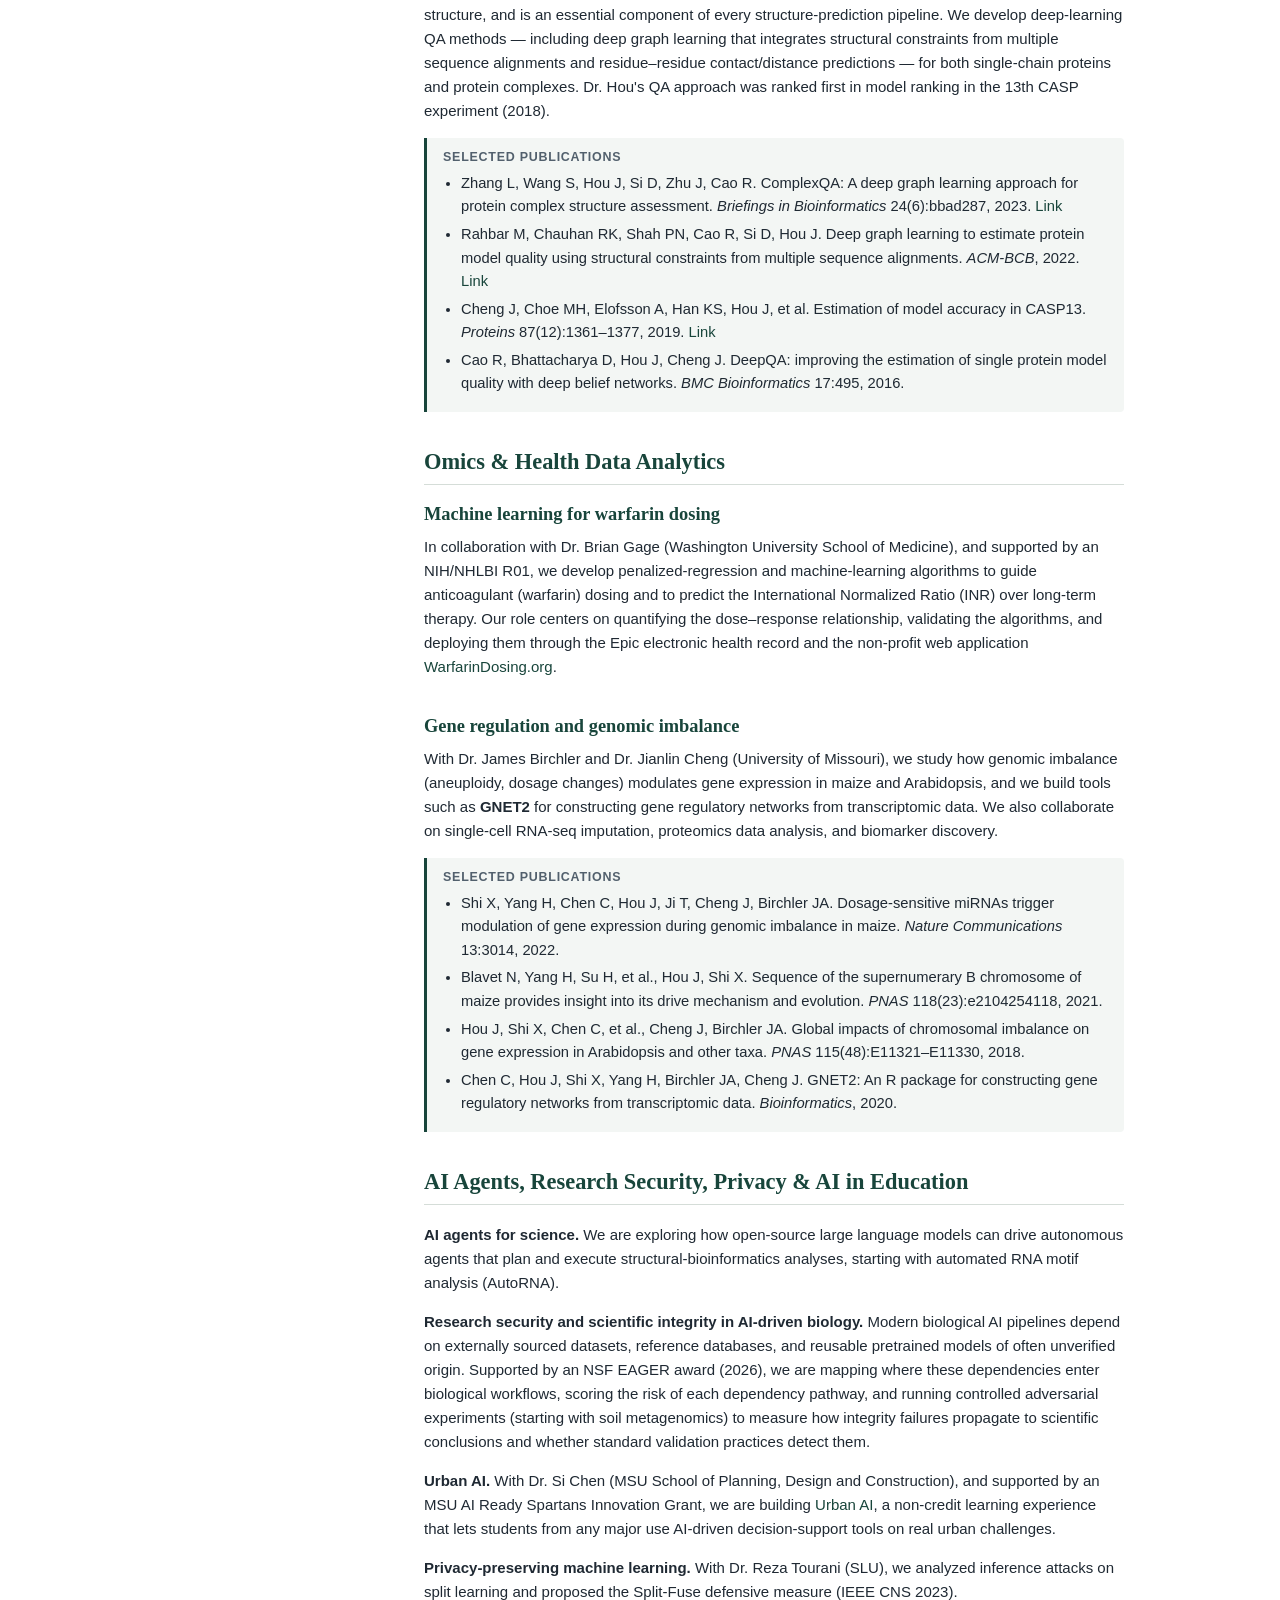
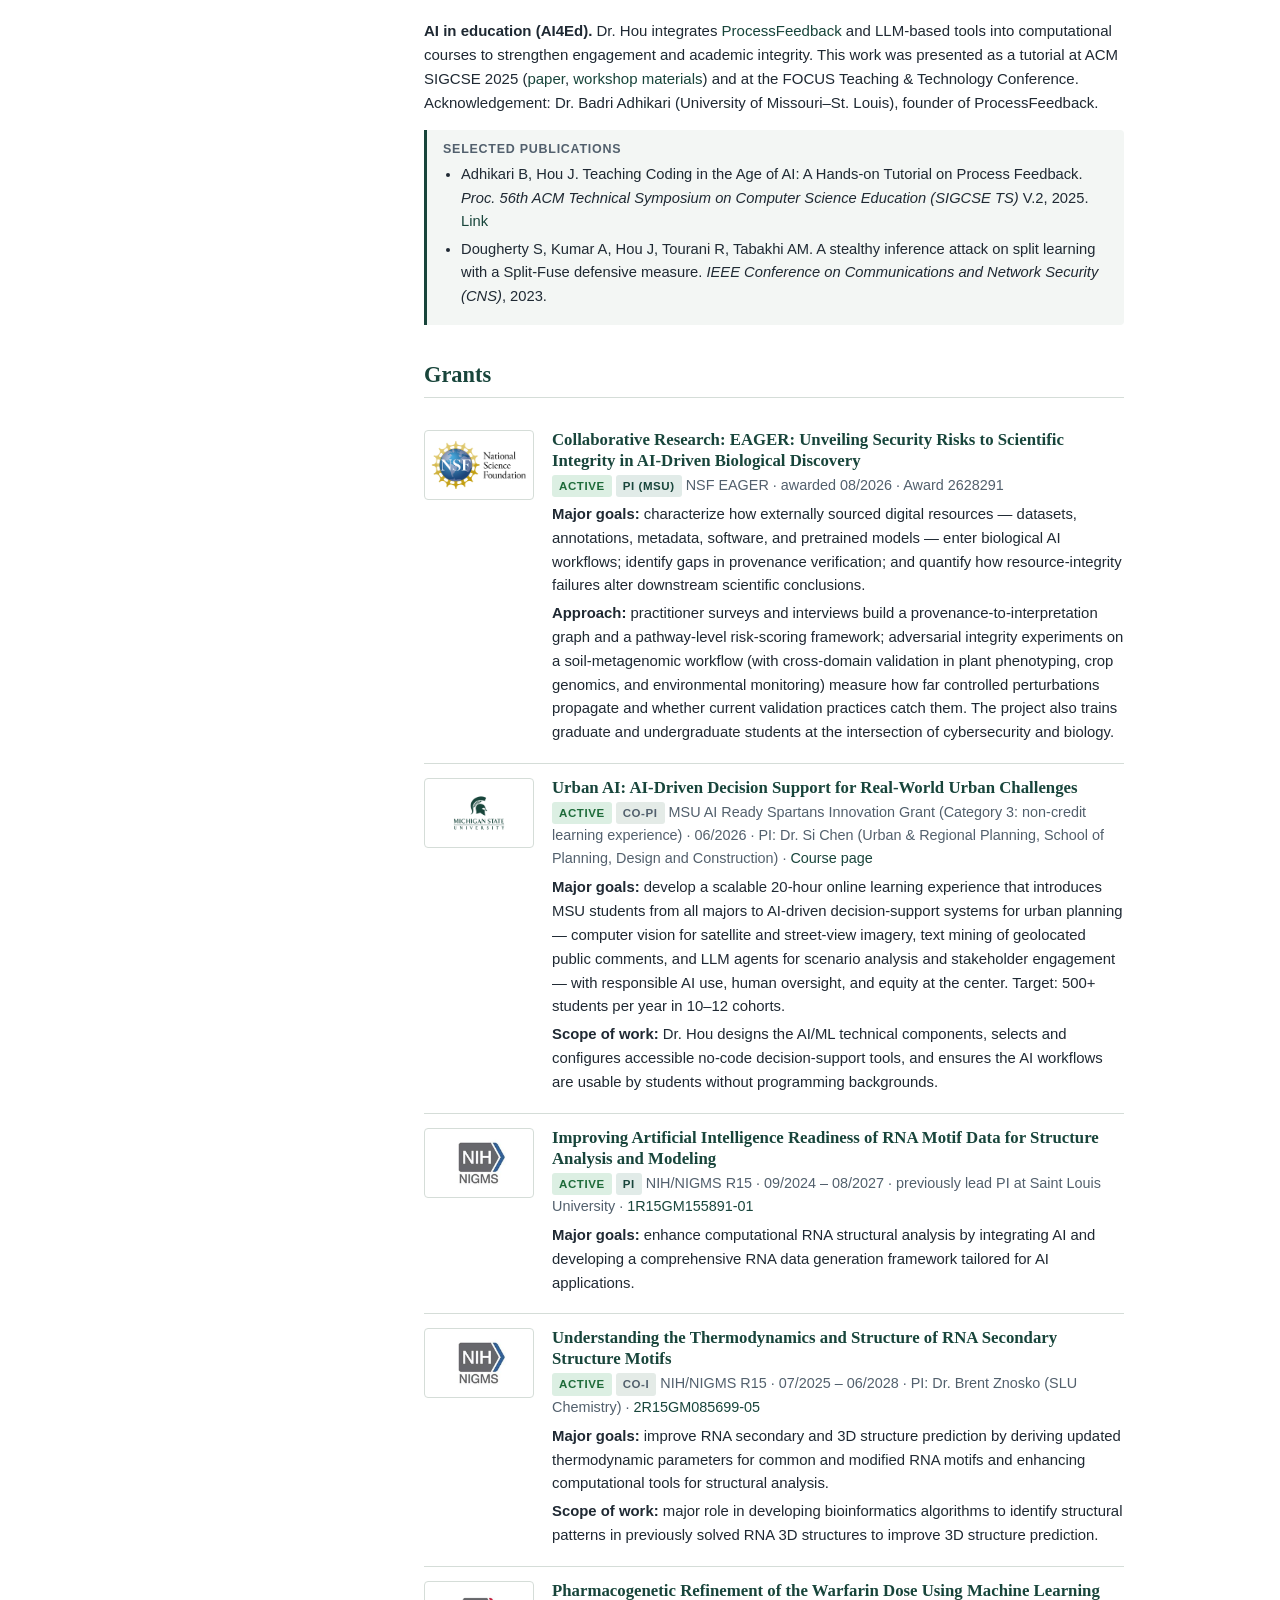
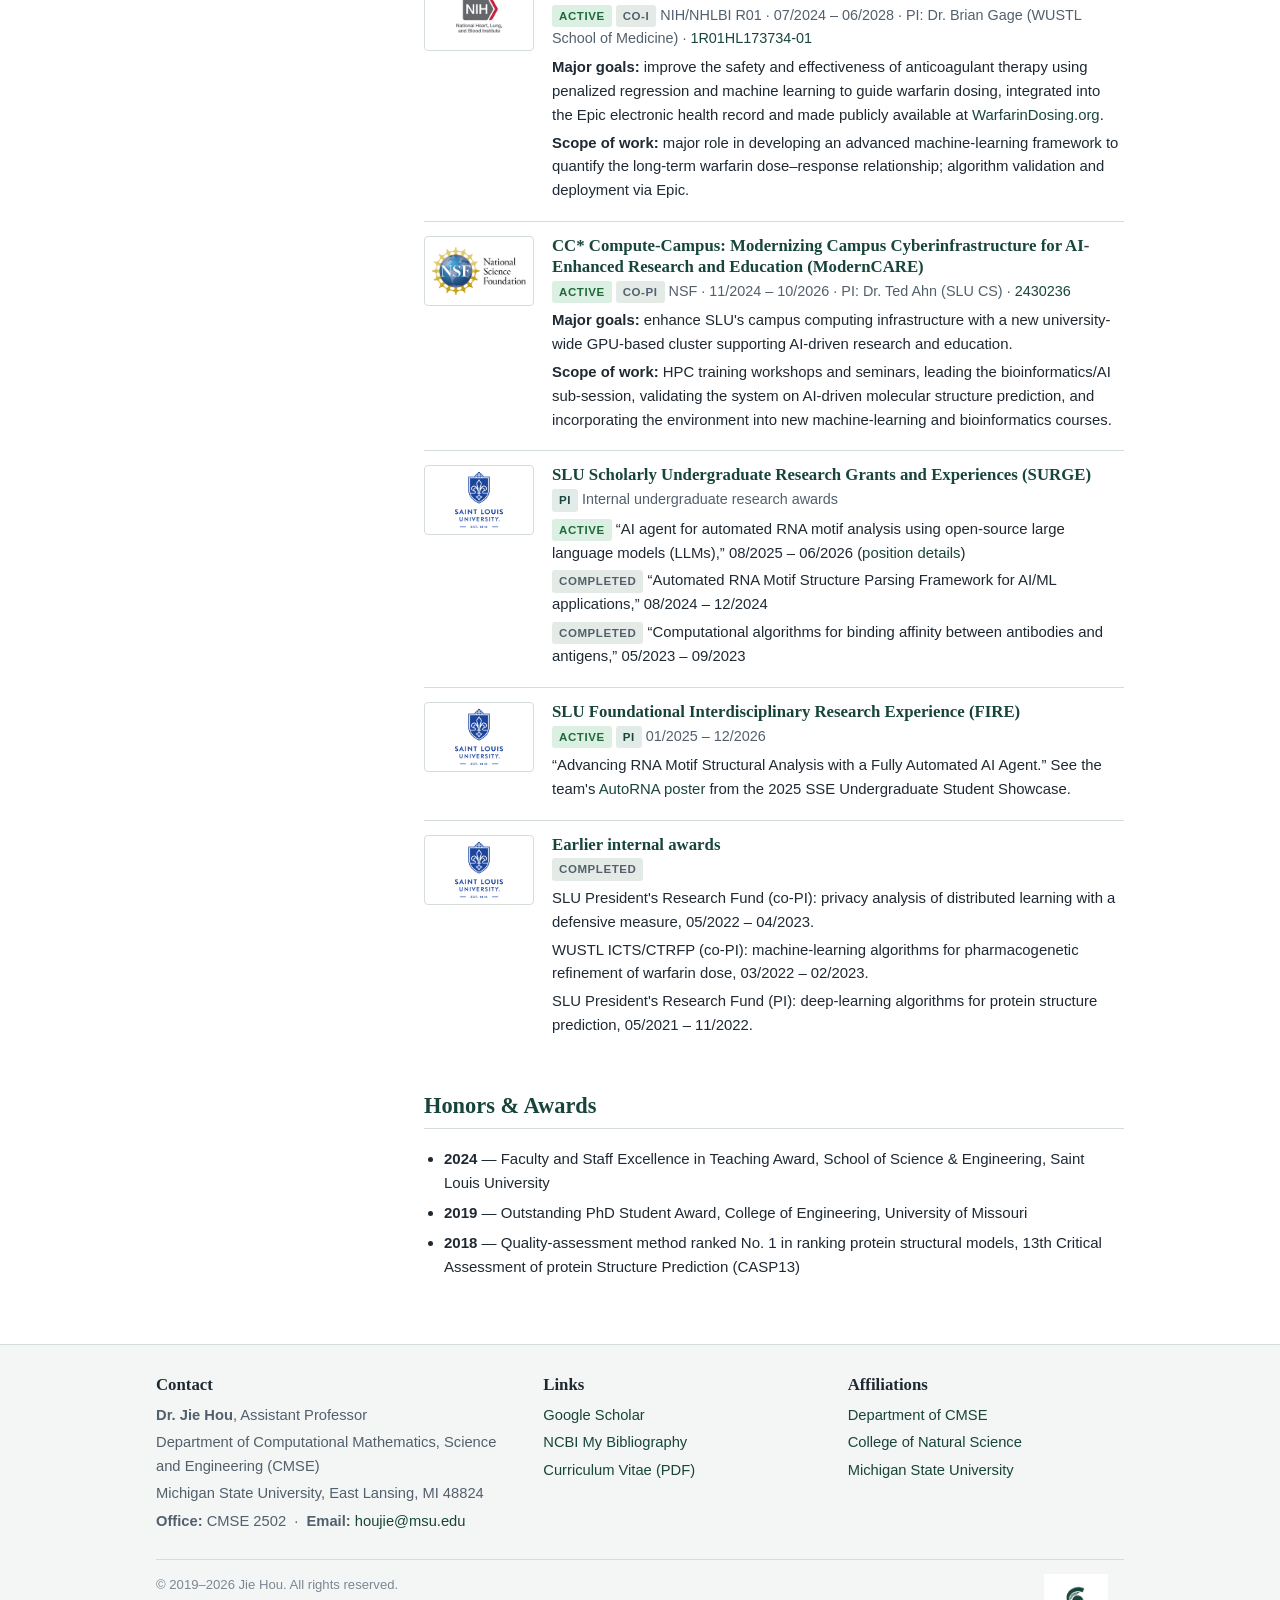
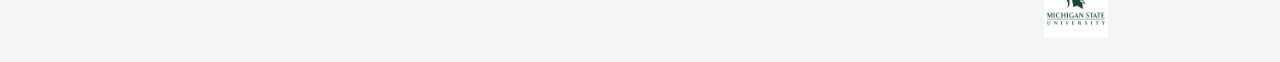
<file: research.html>
<!DOCTYPE html>
<html lang="en">
<head>
  <meta charset="utf-8">
  <title>Hou Lab &middot; Research</title>
  <meta name="viewport" content="width=device-width, initial-scale=1.0">
  <meta name="description" content="Research directions of the Hou Lab: protein and RNA structure prediction, structure quality assessment, omics and health analytics, AI agents, and grants.">
  <meta name="author" content="Jie Hou">
  <link rel="icon" href="images/msu_logo.png" type="image/png">
  <link href="css/theme.css?v=202609191833" rel="stylesheet">
</head>
<body>
  <div class="container">

    <header class="masthead">
      <a class="logo logo-left" href="https://msu.edu/" title="Michigan State University"><img src="images/msu_wordmark.png" alt="Michigan State University"></a>
      <div class="masthead-text">
        <p class="univ"><a href="https://cmse.msu.edu/">Computational Mathematics, Science &amp; Engineering</a> &middot; <a href="https://msu.edu/">Michigan State University</a></p>
        <h1><a href="index.html">Hou Lab</a></h1>
        <p class="tagline">AI and machine learning for biomolecular structure, omics, and health</p>
      </div>
      <a class="logo logo-right" href="https://cmse.msu.edu/" title="Department of Computational Mathematics, Science and Engineering"><img src="images/cmse_logo.png" alt="CMSE"></a>
    </header>

    <nav class="navbar" aria-label="Main">
      <div class="nav-inner">
        <button class="nav-toggle" aria-expanded="false" aria-controls="mainnav">&#9776; Menu</button>
        <ul id="mainnav">
            <li><a href="index.html">Home</a></li>
            <li><a href="people.html">People</a></li>
            <li class="active"><a href="research.html">Research</a></li>
            <li><a href="publications.html">Publications</a></li>
            <li><a href="teaching.html">Teaching</a></li>
            <li><a href="news.html">News</a></li>
            <li><a href="join.html">Join Us</a></li>
            <li><a href="gallery.html">Gallery</a></li>
            <li><a href="contact.html">Contact</a></li>
        </ul>
      </div>
    </nav>

    <div class="page">
      <aside>
        <ul class="sidenav">
          <li><a href="#overview">Overview</a></li>
          <li><a href="#structure">Structure Prediction</a></li>
          <li><a href="#data-assisted" class="sub">Data-assisted modeling</a></li>
          <li><a href="#rna" class="sub">RNA motifs & AI-ready data</a></li>
          <li><a href="#qa" class="sub">Quality assessment</a></li>
          <li><a href="#omics">Omics & Health Analytics</a></li>
          <li><a href="#warfarin" class="sub">Warfarin dosing</a></li>
          <li><a href="#genomics" class="sub">Genomic imbalance</a></li>
          <li><a href="#ai4sci">AI Agents, Security & Education</a></li>
          <li><a href="#grants">Grants</a></li>
          <li><a href="#awards">Honors & Awards</a></li>
        </ul>
      </aside>

      <div>
        <section id="overview">
          <div class="page-header"><h2>Research</h2></div>
          <p class="lead">We build data-driven computational methods &mdash; machine learning, deep learning, and computational optimization &mdash; for fundamental problems in the biological sciences.</p>
          <p>Our work spans the prediction of protein and RNA three-dimensional structures, the modeling of molecular interactions such as protein&ndash;protein complexes and protein&ndash;RNA contacts, and the estimation of the quality of predicted structures. Beyond structural bioinformatics we collaborate broadly on healthcare analytics, privacy-preserving machine learning, and omics data analysis. A complete list of publications is available on the <a href="publications.html">Publications</a> page, in <a href="https://www.ncbi.nlm.nih.gov/myncbi/1JIwccmNQ5ygeJ/bibliography/public/">NCBI My Bibliography</a>, and on <a href="https://scholar.google.com/citations?user=RsC9b_wAAAAJ&hl=en">Google Scholar</a>.</p>
        </section>

        <section id="structure">
          <div class="page-header"><h3>Protein &amp; RNA Structure Prediction and Quality Assessment</h3></div>

          <section id="data-assisted" class="clearfix">
            <h4>Data-assisted protein/RNA structure prediction</h4>
            <p>Data-restrained structural modeling based on experimental information has attracted renewed attention, and robust solutions are still under development. Experimental restraints from cross-linking mass spectrometry, small-angle X-ray scattering (SAXS), and single-particle cryo-electron microscopy (cryo-EM) are a promising direction for improving structural models.</p>
            <p>We develop computational methods (deep learning, machine learning, and optimization techniques) that determine how to best leverage SAXS and cryo-EM information in protein and RNA structure modeling. Earlier work by Dr. Hou in the CASP experiments &mdash; deep-learning contact/distance prediction (DNCON2, DeepDist), fold recognition (DeepSF), and contact-driven tertiary modeling &mdash; forms the foundation of this direction.</p>
          <div class="keypapers">
            <h5>Selected publications</h5>
            <ul>
            <li>Chen J, Zia A, Hou J, Wang F, Cao R, Si D. Protein structure refinement via DeepTracer and AlphaFold2. <i>Briefings in Bioinformatics</i>, 2023. <a href="https://www.biorxiv.org/content/10.1101/2023.08.16.553616v1.abstract">Link</a></li>
            <li>Nakamura A, Meng H, Zhao M, Wang F, Hou J, Cao R, Si D. Fast and automated protein-DNA/RNA macromolecular complex modeling from cryo-EM maps. <i>Briefings in Bioinformatics</i> 24(2):bbac632, 2023. <a href="https://academic.oup.com/bib/article/24/2/bbac632/6995410">Link</a></li>
            <li>Si D, Nakamura A, Tang R, Guan H, Hou J, Firozi A, et al. Artificial intelligence advances for de novo molecular structure modeling in cryo-electron microscopy. <i>WIREs Computational Molecular Science</i> 12(2):e1542, 2022. <a href="https://wires.onlinelibrary.wiley.com/doi/full/10.1002/wcms.1542">Link</a></li>
            <li>Hou J, Adhikari B, Tanner JJ, Cheng J. SAXSDom: Modeling multidomain protein structures using small-angle X-ray scattering data. <i>Proteins</i> 88(6):775&ndash;787, 2020. <a href="https://onlinelibrary.wiley.com/doi/abs/10.1002/prot.25865">Link</a></li>
            <li>Hou J, Wu T, Cao R, Cheng J. Protein tertiary structure modeling driven by deep learning and contact distance prediction in CASP13. <i>Proteins</i> 87(12):1165&ndash;1178, 2019. <a href="https://onlinelibrary.wiley.com/doi/full/10.1002/prot.25697">Link</a></li>
            </ul>
          </div>
          </section>

          <section id="rna">
            <h4>RNA motif structure and AI-ready data</h4>
            <p>Supported by two NIH/NIGMS R15 awards, we are building a fully automated framework for parsing, annotating, and generating RNA motif structural data that is ready for AI and machine-learning applications. We combine this data engine with graph neural networks for RNA secondary-structure prediction and with structural-pattern mining of solved RNA 3D structures to derive updated thermodynamic parameters for common and modified RNA motifs (with Dr. Brent Znosko, SLU Chemistry).</p>
            <p>Most recently, undergraduate researchers in the lab have been developing <b>AutoRNA</b>, an AI agent built on open-source large language models that automates RNA motif analysis end to end (<a href="images/AutoRNA_poster.pdf">poster, 2025 SSE Undergraduate Student Showcase</a>).</p>
          </section>

          <section id="qa">
            <h4>Protein structure quality assessment</h4>
          <p>Quality assessment (QA) evaluates the accuracy of a predicted protein model without knowing its true structure, and is an essential component of every structure-prediction pipeline. We develop deep-learning QA methods &mdash; including deep graph learning that integrates structural constraints from multiple sequence alignments and residue&ndash;residue contact/distance predictions &mdash; for both single-chain proteins and protein complexes. Dr. Hou's QA approach was ranked first in model ranking in the 13th CASP experiment (2018).</p>
          <div class="keypapers">
            <h5>Selected publications</h5>
            <ul>
            <li>Zhang L, Wang S, Hou J, Si D, Zhu J, Cao R. ComplexQA: A deep graph learning approach for protein complex structure assessment. <i>Briefings in Bioinformatics</i> 24(6):bbad287, 2023. <a href="https://academic.oup.com/bib/article/24/6/bbad287/7334440">Link</a></li>
            <li>Rahbar M, Chauhan RK, Shah PN, Cao R, Si D, Hou J. Deep graph learning to estimate protein model quality using structural constraints from multiple sequence alignments. <i>ACM-BCB</i>, 2022. <a href="https://dl.acm.org/doi/abs/10.1145/3535508.3545558">Link</a></li>
            <li>Cheng J, Choe MH, Elofsson A, Han KS, Hou J, et al. Estimation of model accuracy in CASP13. <i>Proteins</i> 87(12):1361&ndash;1377, 2019. <a href="https://onlinelibrary.wiley.com/doi/full/10.1002/prot.25767">Link</a></li>
            <li>Cao R, Bhattacharya D, Hou J, Cheng J. DeepQA: improving the estimation of single protein model quality with deep belief networks. <i>BMC Bioinformatics</i> 17:495, 2016.</li>
            </ul>
          </div>
          </section>
        </section>

        <section id="omics">
          <div class="page-header"><h3>Omics &amp; Health Data Analytics</h3></div>

          <section id="warfarin">
            <h4>Machine learning for warfarin dosing</h4>
            <p>In collaboration with Dr. Brian Gage (Washington University School of Medicine), and supported by an NIH/NHLBI R01, we develop penalized-regression and machine-learning algorithms to guide anticoagulant (warfarin) dosing and to predict the International Normalized Ratio (INR) over long-term therapy. Our role centers on quantifying the dose&ndash;response relationship, validating the algorithms, and deploying them through the Epic electronic health record and the non-profit web application <a href="http://www.warfarindosing.org">WarfarinDosing.org</a>.</p>
          </section>

          <section id="genomics">
            <h4>Gene regulation and genomic imbalance</h4>
            <p>With Dr. James Birchler and Dr. Jianlin Cheng (University of Missouri), we study how genomic imbalance (aneuploidy, dosage changes) modulates gene expression in maize and Arabidopsis, and we build tools such as <b>GNET2</b> for constructing gene regulatory networks from transcriptomic data. We also collaborate on single-cell RNA-seq imputation, proteomics data analysis, and biomarker discovery.</p>
          <div class="keypapers">
            <h5>Selected publications</h5>
            <ul>
            <li>Shi X, Yang H, Chen C, Hou J, Ji T, Cheng J, Birchler JA. Dosage-sensitive miRNAs trigger modulation of gene expression during genomic imbalance in maize. <i>Nature Communications</i> 13:3014, 2022.</li>
            <li>Blavet N, Yang H, Su H, et al., Hou J, Shi X. Sequence of the supernumerary B chromosome of maize provides insight into its drive mechanism and evolution. <i>PNAS</i> 118(23):e2104254118, 2021.</li>
            <li>Hou J, Shi X, Chen C, et al., Cheng J, Birchler JA. Global impacts of chromosomal imbalance on gene expression in Arabidopsis and other taxa. <i>PNAS</i> 115(48):E11321&ndash;E11330, 2018.</li>
            <li>Chen C, Hou J, Shi X, Yang H, Birchler JA, Cheng J. GNET2: An R package for constructing gene regulatory networks from transcriptomic data. <i>Bioinformatics</i>, 2020.</li>
            </ul>
          </div>
          </section>
        </section>

        <section id="ai4sci">
          <div class="page-header"><h3>AI Agents, Research Security, Privacy &amp; AI in Education</h3></div>
          <p><b>AI agents for science.</b> We are exploring how open-source large language models can drive autonomous agents that plan and execute structural-bioinformatics analyses, starting with automated RNA motif analysis (AutoRNA).</p>
          <p><b>Research security and scientific integrity in AI-driven biology.</b> Modern biological AI pipelines depend on externally sourced datasets, reference databases, and reusable pretrained models of often unverified origin. Supported by an NSF EAGER award (2026), we are mapping where these dependencies enter biological workflows, scoring the risk of each dependency pathway, and running controlled adversarial experiments (starting with soil metagenomics) to measure how integrity failures propagate to scientific conclusions and whether standard validation practices detect them.</p>
          <p><b>Urban AI.</b> With Dr. Si Chen (MSU School of Planning, Design and Construction), and supported by an MSU AI Ready Spartans Innovation Grant, we are building <a href="https://jiehou-lab.github.io/urban-ai/">Urban AI</a>, a non-credit learning experience that lets students from any major use AI-driven decision-support tools on real urban challenges.</p>
          <p><b>Privacy-preserving machine learning.</b> With Dr. Reza Tourani (SLU), we analyzed inference attacks on split learning and proposed the Split-Fuse defensive measure (IEEE CNS 2023).</p>
          <p><b>AI in education (AI4Ed).</b> Dr. Hou integrates <a href="https://processfeedback.org/">ProcessFeedback</a> and LLM-based tools into computational courses to strengthen engagement and academic integrity. This work was presented as a tutorial at ACM SIGCSE 2025 (<a href="https://dl.acm.org/doi/abs/10.1145/3641555.3704753">paper</a>, <a href="https://badriadhikari.github.io/pf-online-compiler-workshop/">workshop materials</a>) and at the FOCUS Teaching &amp; Technology Conference. Acknowledgement: Dr. Badri Adhikari (University of Missouri&ndash;St. Louis), founder of ProcessFeedback.</p>
          <div class="keypapers">
            <h5>Selected publications</h5>
            <ul>
            <li>Adhikari B, Hou J. Teaching Coding in the Age of AI: A Hands-on Tutorial on Process Feedback. <i>Proc. 56th ACM Technical Symposium on Computer Science Education (SIGCSE TS)</i> V.2, 2025. <a href="https://dl.acm.org/doi/abs/10.1145/3641555.3704753">Link</a></li>
            <li>Dougherty S, Kumar A, Hou J, Tourani R, Tabakhi AM. A stealthy inference attack on split learning with a Split-Fuse defensive measure. <i>IEEE Conference on Communications and Network Security (CNS)</i>, 2023.</li>
            </ul>
          </div>
        </section>

        <section id="grants">
          <div class="page-header"><h3>Grants</h3></div>

          <div class="grant" id="grant-nsf-eager">
            <img class="logo" src="images/NSF-Symbol.png" alt="NSF">
            <div>
              <h4>Collaborative Research: EAGER: Unveiling Security Risks to Scientific Integrity in AI-Driven Biological Discovery</h4>
              <div class="meta"><span class="badge active">Active</span> <span class="badge pi">PI (MSU)</span> NSF EAGER &middot; awarded 08/2026 &middot; Award 2628291</div>
              <p><b>Major goals:</b> characterize how externally sourced digital resources &mdash; datasets, annotations, metadata, software, and pretrained models &mdash; enter biological AI workflows; identify gaps in provenance verification; and quantify how resource-integrity failures alter downstream scientific conclusions.</p>
              <p><b>Approach:</b> practitioner surveys and interviews build a provenance-to-interpretation graph and a pathway-level risk-scoring framework; adversarial integrity experiments on a soil-metagenomic workflow (with cross-domain validation in plant phenotyping, crop genomics, and environmental monitoring) measure how far controlled perturbations propagate and whether current validation practices catch them. The project also trains graduate and undergraduate students at the intersection of cybersecurity and biology.</p>
            </div>
          </div>

          <div class="grant" id="grant-urban-ai">
            <img class="logo" src="images/msu_logo.png" alt="Michigan State University">
            <div>
              <h4>Urban AI: AI-Driven Decision Support for Real-World Urban Challenges</h4>
              <div class="meta"><span class="badge active">Active</span> <span class="badge">co-PI</span> MSU AI Ready Spartans Innovation Grant (Category 3: non-credit learning experience) &middot; 06/2026 &middot; PI: Dr. Si Chen (Urban &amp; Regional Planning, School of Planning, Design and Construction) &middot; <a href="https://jiehou-lab.github.io/urban-ai/">Course page</a></div>
              <p><b>Major goals:</b> develop a scalable 20-hour online learning experience that introduces MSU students from all majors to AI-driven decision-support systems for urban planning &mdash; computer vision for satellite and street-view imagery, text mining of geolocated public comments, and LLM agents for scenario analysis and stakeholder engagement &mdash; with responsible AI use, human oversight, and equity at the center. Target: 500+ students per year in 10&ndash;12 cohorts.</p>
              <p><b>Scope of work:</b> Dr. Hou designs the AI/ML technical components, selects and configures accessible no-code decision-support tools, and ensures the AI workflows are usable by students without programming backgrounds.</p>
            </div>
          </div>

          <div class="grant" id="grant-nih-gm155891">
            <img class="logo" src="images/nigms.jpeg" alt="NIH NIGMS">
            <div>
              <h4>Improving Artificial Intelligence Readiness of RNA Motif Data for Structure Analysis and Modeling</h4>
              <div class="meta"><span class="badge active">Active</span> <span class="badge pi">PI</span> NIH/NIGMS R15 &middot; 09/2024 &ndash; 08/2027 &middot; previously lead PI at Saint Louis University &middot; <a href="https://reporter.nih.gov/search/zvUKGxxYiE-pvu_ZoL72_g/project-details/10974883">1R15GM155891-01</a></div>
              <p><b>Major goals:</b> enhance computational RNA structural analysis by integrating AI and developing a comprehensive RNA data generation framework tailored for AI applications.</p>
            </div>
          </div>

          <div class="grant" id="grant-nih-gm085699">
            <img class="logo" src="images/nigms.jpeg" alt="NIH NIGMS">
            <div>
              <h4>Understanding the Thermodynamics and Structure of RNA Secondary Structure Motifs</h4>
              <div class="meta"><span class="badge active">Active</span> <span class="badge">co-I</span> NIH/NIGMS R15 &middot; 07/2025 &ndash; 06/2028 &middot; PI: Dr. Brent Znosko (SLU Chemistry) &middot; <a href="https://reporter.nih.gov/search/LX7hyZif-EKCt8G8zMpqiQ/project-details/11125115">2R15GM085699-05</a></div>
              <p><b>Major goals:</b> improve RNA secondary and 3D structure prediction by deriving updated thermodynamic parameters for common and modified RNA motifs and enhancing computational tools for structural analysis.</p>
              <p><b>Scope of work:</b> major role in developing bioinformatics algorithms to identify structural patterns in previously solved RNA 3D structures to improve 3D structure prediction.</p>
            </div>
          </div>

          <div class="grant" id="grant-nih-hl173734">
            <img class="logo" src="images/nhlbi.jpg" alt="NIH NHLBI">
            <div>
              <h4>Pharmacogenetic Refinement of the Warfarin Dose Using Machine Learning</h4>
              <div class="meta"><span class="badge active">Active</span> <span class="badge">co-I</span> NIH/NHLBI R01 &middot; 07/2024 &ndash; 06/2028 &middot; PI: Dr. Brian Gage (WUSTL School of Medicine) &middot; <a href="https://reporter.nih.gov/search/tB5fVTNOX0O88IYMmgDqmw/project-details/10862482">1R01HL173734-01</a></div>
              <p><b>Major goals:</b> improve the safety and effectiveness of anticoagulant therapy using penalized regression and machine learning to guide warfarin dosing, integrated into the Epic electronic health record and made publicly available at <a href="http://www.warfarindosing.org">WarfarinDosing.org</a>.</p>
              <p><b>Scope of work:</b> major role in developing an advanced machine-learning framework to quantify the long-term warfarin dose&ndash;response relationship; algorithm validation and deployment via Epic.</p>
            </div>
          </div>

          <div class="grant" id="grant-nsf-cc">
            <img class="logo" src="images/NSF-Symbol.png" alt="NSF">
            <div>
              <h4>CC* Compute-Campus: Modernizing Campus Cyberinfrastructure for AI-Enhanced Research and Education (ModernCARE)</h4>
              <div class="meta"><span class="badge active">Active</span> <span class="badge">co-PI</span> NSF &middot; 11/2024 &ndash; 10/2026 &middot; PI: Dr. Ted Ahn (SLU CS) &middot; <a href="https://www.nsf.gov/awardsearch/showAward?AWD_ID=2430236&HistoricalAwards=false">2430236</a></div>
              <p><b>Major goals:</b> enhance SLU's campus computing infrastructure with a new university-wide GPU-based cluster supporting AI-driven research and education.</p>
              <p><b>Scope of work:</b> HPC training workshops and seminars, leading the bioinformatics/AI sub-session, validating the system on AI-driven molecular structure prediction, and incorporating the environment into new machine-learning and bioinformatics courses.</p>
            </div>
          </div>

          <div class="grant" id="grant-slu-surge">
            <img class="logo" src="images/SLU_Logo.png" alt="Saint Louis University">
            <div>
              <h4>SLU Scholarly Undergraduate Research Grants and Experiences (SURGE)</h4>
              <div class="meta"><span class="badge pi">PI</span> Internal undergraduate research awards</div>
              <p><span class="badge active">Active</span> &ldquo;AI agent for automated RNA motif analysis using open-source large language models (LLMs),&rdquo; 08/2025 &ndash; 06/2026 (<a href="https://slu.joinhandshake.com/jobs/9741688/share_preview">position details</a>)</p>
              <p><span class="badge">Completed</span> &ldquo;Automated RNA Motif Structure Parsing Framework for AI/ML applications,&rdquo; 08/2024 &ndash; 12/2024</p>
              <p><span class="badge">Completed</span> &ldquo;Computational algorithms for binding affinity between antibodies and antigens,&rdquo; 05/2023 &ndash; 09/2023</p>
            </div>
          </div>

          <div class="grant" id="grant-slu-fire">
            <img class="logo" src="images/SLU_Logo.png" alt="Saint Louis University">
            <div>
              <h4>SLU Foundational Interdisciplinary Research Experience (FIRE)</h4>
              <div class="meta"><span class="badge active">Active</span> <span class="badge pi">PI</span> 01/2025 &ndash; 12/2026</div>
              <p>&ldquo;Advancing RNA Motif Structural Analysis with a Fully Automated AI Agent.&rdquo; See the team's <a href="images/AutoRNA_poster.pdf">AutoRNA poster</a> from the 2025 SSE Undergraduate Student Showcase.</p>
            </div>
          </div>

          <div class="grant" id="grant-earlier">
            <img class="logo" src="images/SLU_Logo.png" alt="Saint Louis University">
            <div>
              <h4>Earlier internal awards</h4>
              <div class="meta"><span class="badge">Completed</span></div>
              <p>SLU President's Research Fund (co-PI): privacy analysis of distributed learning with a defensive measure, 05/2022 &ndash; 04/2023.</p>
              <p>WUSTL ICTS/CTRFP (co-PI): machine-learning algorithms for pharmacogenetic refinement of warfarin dose, 03/2022 &ndash; 02/2023.</p>
              <p>SLU President's Research Fund (PI): deep-learning algorithms for protein structure prediction, 05/2021 &ndash; 11/2022.</p>
            </div>
          </div>
        </section>

        <section id="awards">
          <div class="page-header"><h3>Honors &amp; Awards</h3></div>
          <ul class="checklist">
            <li><b>2024</b> &mdash; Faculty and Staff Excellence in Teaching Award, School of Science &amp; Engineering, Saint Louis University</li>
            <li><b>2019</b> &mdash; Outstanding PhD Student Award, College of Engineering, University of Missouri</li>
            <li><b>2018</b> &mdash; Quality-assessment method ranked No. 1 in ranking protein structural models, 13th Critical Assessment of protein Structure Prediction (CASP13)</li>
          </ul>
        </section>
      </div>
    </div>

  </div><!-- /.container -->

  <footer id="footer">
    <div class="container">
      <div class="cols">
        <div>
          <h3>Contact</h3>
          <p><b>Dr. Jie Hou</b>, Assistant Professor</p>
          <p>Department of Computational Mathematics, Science and Engineering (CMSE)</p>
          <p>Michigan State University, East Lansing, MI 48824</p>
          <p><b>Office:</b> CMSE 2502 &nbsp;&middot;&nbsp; <b>Email:</b> <a href="mailto:houjie@msu.edu">houjie@msu.edu</a></p>
        </div>
        <div>
          <h3>Links</h3>
          <ul>
            <li><a href="https://scholar.google.com/citations?user=RsC9b_wAAAAJ&hl=en">Google Scholar</a></li>
            <li><a href="https://www.ncbi.nlm.nih.gov/myncbi/1JIwccmNQ5ygeJ/bibliography/public/">NCBI My Bibliography</a></li>
            <li><a href="cv/CV_Jan2026.pdf">Curriculum Vitae (PDF)</a></li>
          </ul>
        </div>
        <div>
          <h3>Affiliations</h3>
          <ul>
            <li><a href="https://cmse.msu.edu/">Department of CMSE</a></li>
            <li><a href="https://natsci.msu.edu/">College of Natural Science</a></li>
            <li><a href="https://msu.edu/">Michigan State University</a></li>
          </ul>
        </div>
      </div>
      <div class="fine">
        <span>&copy; 2019&ndash;2026 Jie Hou. All rights reserved.</span>
        <span class="logos"><img src="images/msu_logo.png" alt="Michigan State University"></span>
      </div>
    </div>
  </footer>

  <script src="js/main.js?v=202609191833"></script>
</body>
</html>
</file>
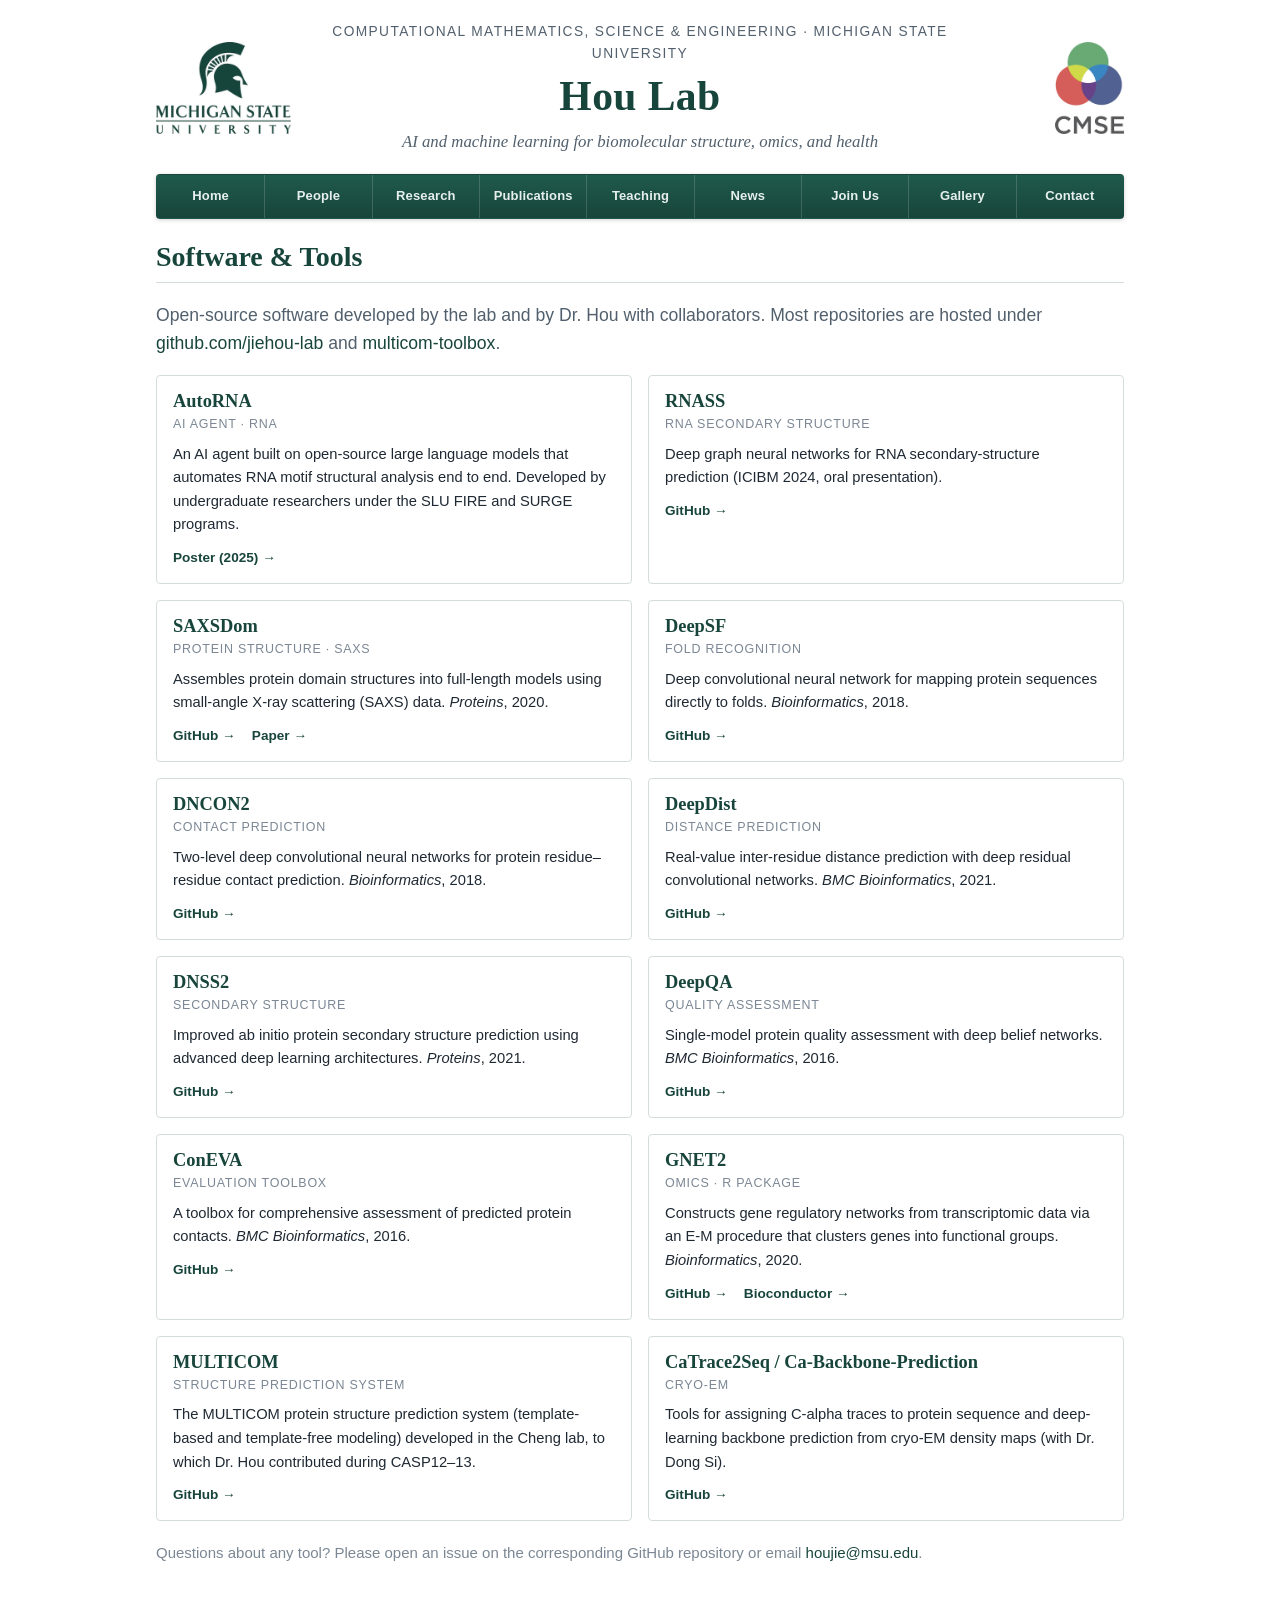
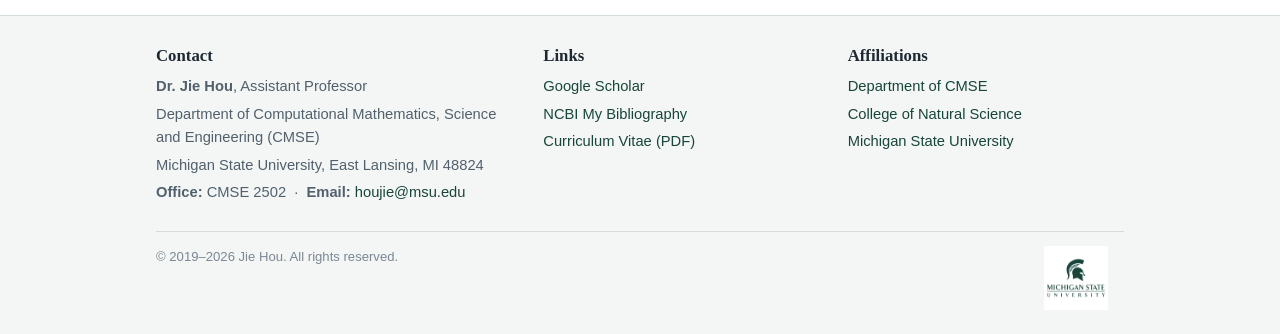
<file: software.html>
<!DOCTYPE html>
<html lang="en">
<head>
  <meta charset="utf-8">
  <title>Hou Lab &middot; Software</title>
  <meta name="viewport" content="width=device-width, initial-scale=1.0">
  <meta name="description" content="Open-source software from the Hou Lab: AutoRNA, RNASS, SAXSDom, DeepSF, DNCON2, DeepDist, DNSS2, DeepQA, GNET2 and more.">
  <meta name="author" content="Jie Hou">
  <link rel="icon" href="images/msu_logo.png" type="image/png">
  <link href="css/theme.css?v=202609191833" rel="stylesheet">
</head>
<body>
  <div class="container">

    <header class="masthead">
      <a class="logo logo-left" href="https://msu.edu/" title="Michigan State University"><img src="images/msu_wordmark.png" alt="Michigan State University"></a>
      <div class="masthead-text">
        <p class="univ"><a href="https://cmse.msu.edu/">Computational Mathematics, Science &amp; Engineering</a> &middot; <a href="https://msu.edu/">Michigan State University</a></p>
        <h1><a href="index.html">Hou Lab</a></h1>
        <p class="tagline">AI and machine learning for biomolecular structure, omics, and health</p>
      </div>
      <a class="logo logo-right" href="https://cmse.msu.edu/" title="Department of Computational Mathematics, Science and Engineering"><img src="images/cmse_logo.png" alt="CMSE"></a>
    </header>

    <nav class="navbar" aria-label="Main">
      <div class="nav-inner">
        <button class="nav-toggle" aria-expanded="false" aria-controls="mainnav">&#9776; Menu</button>
        <ul id="mainnav">
            <li><a href="index.html">Home</a></li>
            <li><a href="people.html">People</a></li>
            <li><a href="research.html">Research</a></li>
            <li><a href="publications.html">Publications</a></li>
            <li><a href="teaching.html">Teaching</a></li>
            <li><a href="news.html">News</a></li>
            <li><a href="join.html">Join Us</a></li>
            <li><a href="gallery.html">Gallery</a></li>
            <li><a href="contact.html">Contact</a></li>
        </ul>
      </div>
    </nav>

    <div class="page-header"><h2>Software &amp; Tools</h2></div>
    <p class="lead">Open-source software developed by the lab and by Dr. Hou with collaborators. Most repositories are hosted under <a href="https://github.com/jiehou-lab">github.com/jiehou-lab</a> and <a href="https://github.com/multicom-toolbox">multicom-toolbox</a>.</p>
    <div class="tools">
      <div class="tool">
        <h4>AutoRNA</h4>
        <div class="kind">AI agent · RNA</div>
        <p>An AI agent built on open-source large language models that automates RNA motif structural analysis end to end. Developed by undergraduate researchers under the SLU FIRE and SURGE programs.</p>
        <div class="links"><a href="images/AutoRNA_poster.pdf">Poster (2025) &rarr;</a></div>
      </div>
      <div class="tool">
        <h4>RNASS</h4>
        <div class="kind">RNA secondary structure</div>
        <p>Deep graph neural networks for RNA secondary-structure prediction (ICIBM 2024, oral presentation).</p>
        <div class="links"><a href="https://github.com/jiehou-lab/RNASS">GitHub &rarr;</a></div>
      </div>
      <div class="tool">
        <h4>SAXSDom</h4>
        <div class="kind">Protein structure · SAXS</div>
        <p>Assembles protein domain structures into full-length models using small-angle X-ray scattering (SAXS) data. <i>Proteins</i>, 2020.</p>
        <div class="links"><a href="https://github.com/jianlin-cheng/SAXSDom">GitHub &rarr;</a> <a href="https://onlinelibrary.wiley.com/doi/abs/10.1002/prot.25865">Paper &rarr;</a></div>
      </div>
      <div class="tool">
        <h4>DeepSF</h4>
        <div class="kind">Fold recognition</div>
        <p>Deep convolutional neural network for mapping protein sequences directly to folds. <i>Bioinformatics</i>, 2018.</p>
        <div class="links"><a href="https://github.com/multicom-toolbox/DeepSF">GitHub &rarr;</a></div>
      </div>
      <div class="tool">
        <h4>DNCON2</h4>
        <div class="kind">Contact prediction</div>
        <p>Two-level deep convolutional neural networks for protein residue&ndash;residue contact prediction. <i>Bioinformatics</i>, 2018.</p>
        <div class="links"><a href="https://github.com/multicom-toolbox/DNCON2">GitHub &rarr;</a></div>
      </div>
      <div class="tool">
        <h4>DeepDist</h4>
        <div class="kind">Distance prediction</div>
        <p>Real-value inter-residue distance prediction with deep residual convolutional networks. <i>BMC Bioinformatics</i>, 2021.</p>
        <div class="links"><a href="https://github.com/multicom-toolbox/deepdist">GitHub &rarr;</a></div>
      </div>
      <div class="tool">
        <h4>DNSS2</h4>
        <div class="kind">Secondary structure</div>
        <p>Improved ab initio protein secondary structure prediction using advanced deep learning architectures. <i>Proteins</i>, 2021.</p>
        <div class="links"><a href="https://github.com/multicom-toolbox/DNSS2">GitHub &rarr;</a></div>
      </div>
      <div class="tool">
        <h4>DeepQA</h4>
        <div class="kind">Quality assessment</div>
        <p>Single-model protein quality assessment with deep belief networks. <i>BMC Bioinformatics</i>, 2016.</p>
        <div class="links"><a href="https://github.com/multicom-toolbox/DeepQA">GitHub &rarr;</a></div>
      </div>
      <div class="tool">
        <h4>ConEVA</h4>
        <div class="kind">Evaluation toolbox</div>
        <p>A toolbox for comprehensive assessment of predicted protein contacts. <i>BMC Bioinformatics</i>, 2016.</p>
        <div class="links"><a href="https://github.com/multicom-toolbox/ConEVA">GitHub &rarr;</a></div>
      </div>
      <div class="tool">
        <h4>GNET2</h4>
        <div class="kind">Omics · R package</div>
        <p>Constructs gene regulatory networks from transcriptomic data via an E-M procedure that clusters genes into functional groups. <i>Bioinformatics</i>, 2020.</p>
        <div class="links"><a href="https://github.com/jianlin-cheng/GNET2">GitHub &rarr;</a> <a href="https://bioconductor.org/packages/GNET2/">Bioconductor &rarr;</a></div>
      </div>
      <div class="tool">
        <h4>MULTICOM</h4>
        <div class="kind">Structure prediction system</div>
        <p>The MULTICOM protein structure prediction system (template-based and template-free modeling) developed in the Cheng lab, to which Dr. Hou contributed during CASP12&ndash;13.</p>
        <div class="links"><a href="https://github.com/multicom-toolbox/multicom">GitHub &rarr;</a></div>
      </div>
      <div class="tool">
        <h4>CaTrace2Seq / Ca-Backbone-Prediction</h4>
        <div class="kind">Cryo-EM</div>
        <p>Tools for assigning C-alpha traces to protein sequence and deep-learning backbone prediction from cryo-EM density maps (with Dr. Dong Si).</p>
        <div class="links"><a href="https://github.com/jiehou-lab/CaTrace2Seq">GitHub &rarr;</a></div>
      </div>
    </div>
    <p class="muted" style="margin-top:20px">Questions about any tool? Please open an issue on the corresponding GitHub repository or email <a href="mailto:houjie@msu.edu">houjie@msu.edu</a>.</p>

  </div><!-- /.container -->

  <footer id="footer">
    <div class="container">
      <div class="cols">
        <div>
          <h3>Contact</h3>
          <p><b>Dr. Jie Hou</b>, Assistant Professor</p>
          <p>Department of Computational Mathematics, Science and Engineering (CMSE)</p>
          <p>Michigan State University, East Lansing, MI 48824</p>
          <p><b>Office:</b> CMSE 2502 &nbsp;&middot;&nbsp; <b>Email:</b> <a href="mailto:houjie@msu.edu">houjie@msu.edu</a></p>
        </div>
        <div>
          <h3>Links</h3>
          <ul>
            <li><a href="https://scholar.google.com/citations?user=RsC9b_wAAAAJ&hl=en">Google Scholar</a></li>
            <li><a href="https://www.ncbi.nlm.nih.gov/myncbi/1JIwccmNQ5ygeJ/bibliography/public/">NCBI My Bibliography</a></li>
            <li><a href="cv/CV_Jan2026.pdf">Curriculum Vitae (PDF)</a></li>
          </ul>
        </div>
        <div>
          <h3>Affiliations</h3>
          <ul>
            <li><a href="https://cmse.msu.edu/">Department of CMSE</a></li>
            <li><a href="https://natsci.msu.edu/">College of Natural Science</a></li>
            <li><a href="https://msu.edu/">Michigan State University</a></li>
          </ul>
        </div>
      </div>
      <div class="fine">
        <span>&copy; 2019&ndash;2026 Jie Hou. All rights reserved.</span>
        <span class="logos"><img src="images/msu_logo.png" alt="Michigan State University"></span>
      </div>
    </div>
  </footer>

  <script src="js/main.js?v=202609191833"></script>
</body>
</html>
</file>
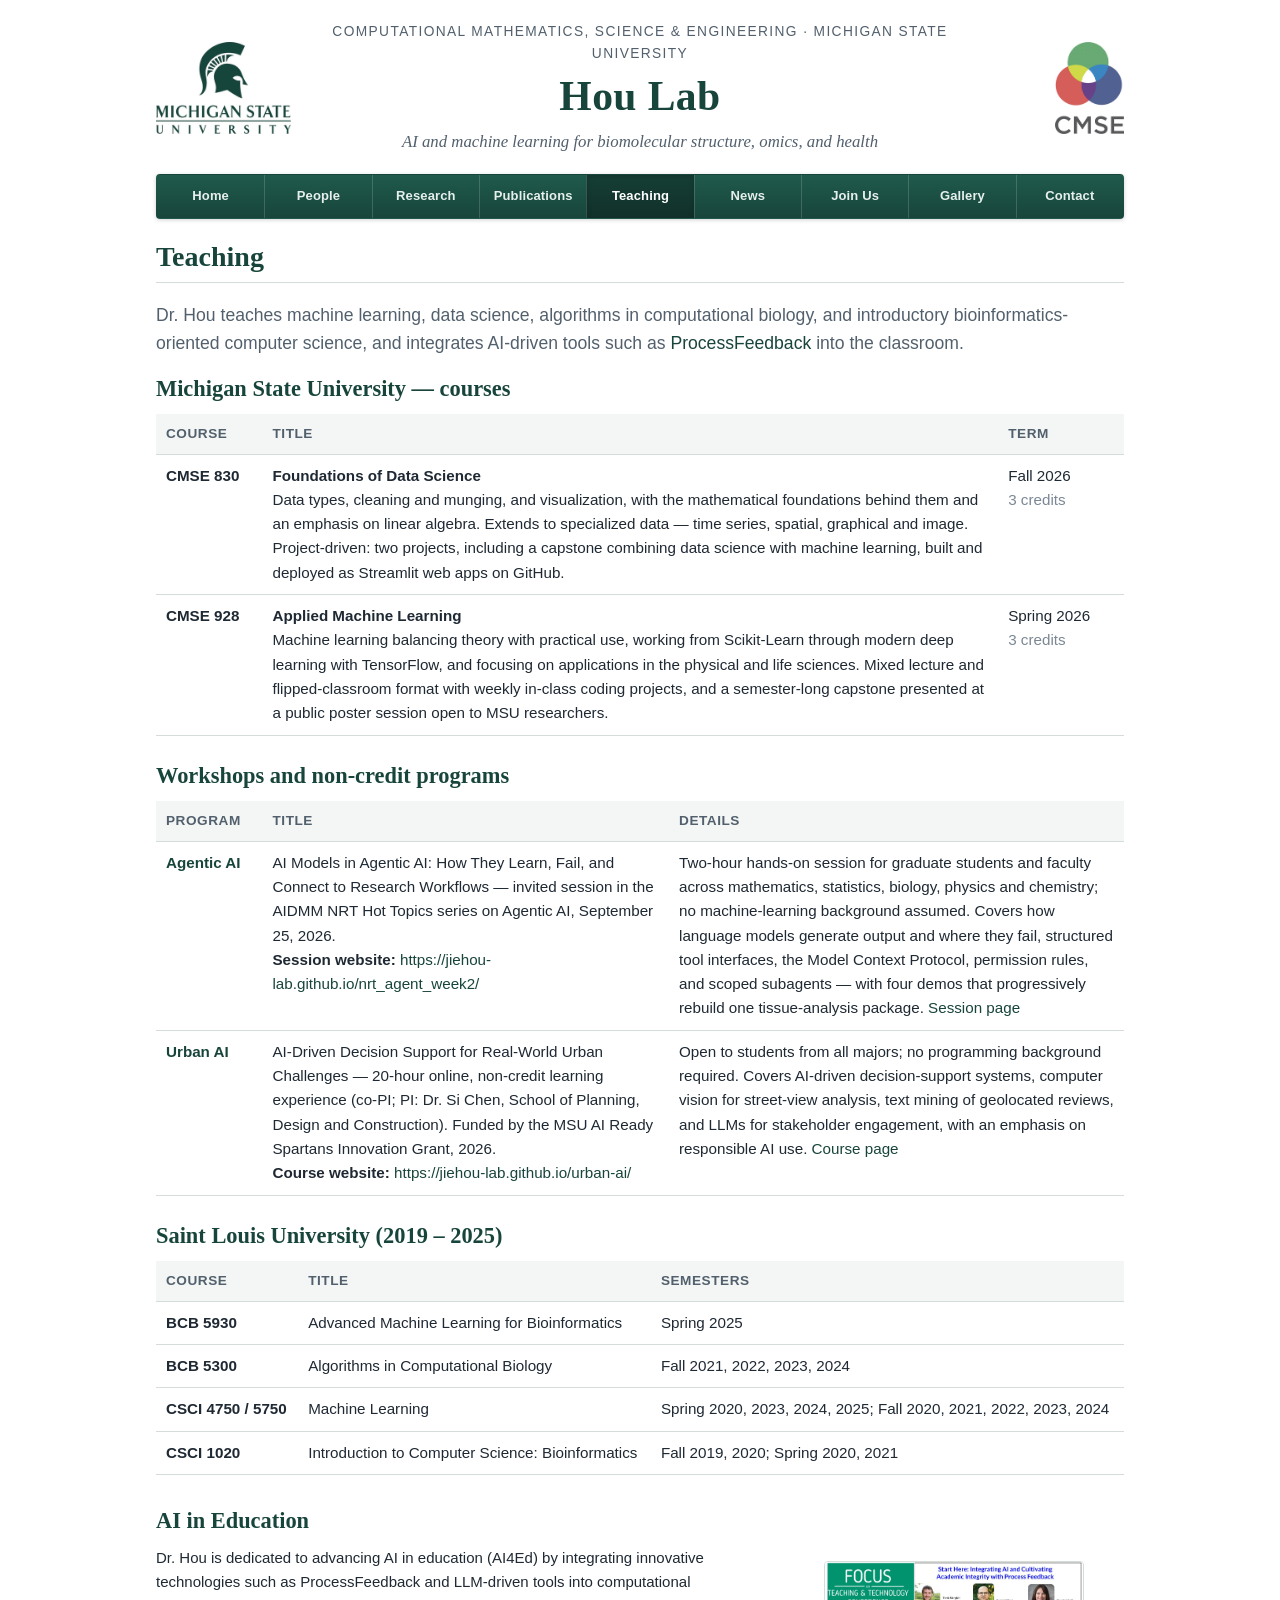
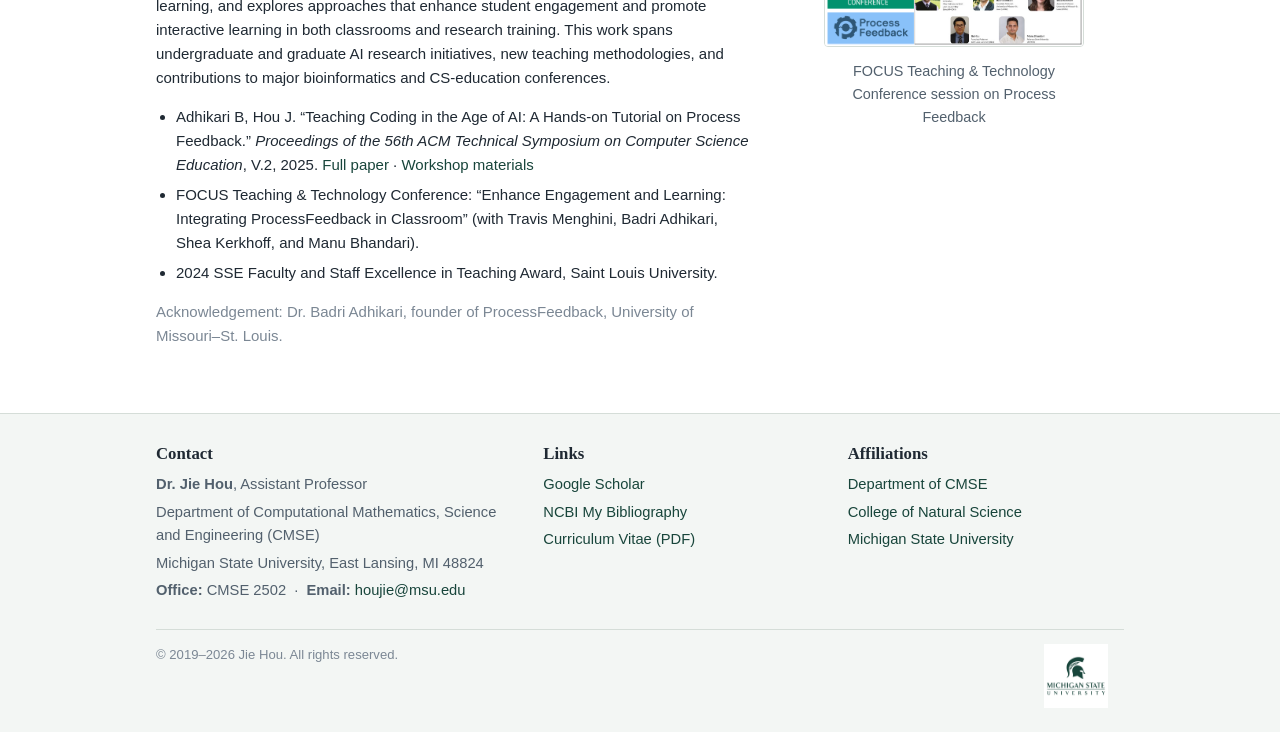
<file: teaching.html>
<!DOCTYPE html>
<html lang="en">
<head>
  <meta charset="utf-8">
  <title>Hou Lab &middot; Teaching</title>
  <meta name="viewport" content="width=device-width, initial-scale=1.0">
  <meta name="description" content="Courses taught by Dr. Jie Hou and AI-in-education activities.">
  <meta name="author" content="Jie Hou">
  <link rel="icon" href="images/msu_logo.png" type="image/png">
  <link href="css/theme.css?v=202609191833" rel="stylesheet">
</head>
<body>
  <div class="container">

    <header class="masthead">
      <a class="logo logo-left" href="https://msu.edu/" title="Michigan State University"><img src="images/msu_wordmark.png" alt="Michigan State University"></a>
      <div class="masthead-text">
        <p class="univ"><a href="https://cmse.msu.edu/">Computational Mathematics, Science &amp; Engineering</a> &middot; <a href="https://msu.edu/">Michigan State University</a></p>
        <h1><a href="index.html">Hou Lab</a></h1>
        <p class="tagline">AI and machine learning for biomolecular structure, omics, and health</p>
      </div>
      <a class="logo logo-right" href="https://cmse.msu.edu/" title="Department of Computational Mathematics, Science and Engineering"><img src="images/cmse_logo.png" alt="CMSE"></a>
    </header>

    <nav class="navbar" aria-label="Main">
      <div class="nav-inner">
        <button class="nav-toggle" aria-expanded="false" aria-controls="mainnav">&#9776; Menu</button>
        <ul id="mainnav">
            <li><a href="index.html">Home</a></li>
            <li><a href="people.html">People</a></li>
            <li><a href="research.html">Research</a></li>
            <li><a href="publications.html">Publications</a></li>
            <li class="active"><a href="teaching.html">Teaching</a></li>
            <li><a href="news.html">News</a></li>
            <li><a href="join.html">Join Us</a></li>
            <li><a href="gallery.html">Gallery</a></li>
            <li><a href="contact.html">Contact</a></li>
        </ul>
      </div>
    </nav>

    <div class="page-header"><h2>Teaching</h2></div>
    <p class="lead">Dr. Hou teaches machine learning, data science, algorithms in computational biology, and introductory bioinformatics-oriented computer science, and integrates AI-driven tools such as <a href="https://processfeedback.org/">ProcessFeedback</a> into the classroom.</p>

    <h3>Michigan State University &mdash; courses</h3>
    <table class="courses">
      <thead><tr><th style="width:11%">Course</th><th>Title</th><th style="width:13%">Term</th></tr></thead>
      <tbody>
        <tr><td class="code">CMSE 830</td><td><b>Foundations of Data Science</b><br>Data types, cleaning and munging, and visualization, with the mathematical foundations behind them and an emphasis on linear algebra. Extends to specialized data &mdash; time series, spatial, graphical and image. Project-driven: two projects, including a capstone combining data science with machine learning, built and deployed as Streamlit web apps on GitHub.</td><td>Fall 2026<br><span class="muted">3 credits</span></td></tr>
        <tr><td class="code">CMSE 928</td><td><b>Applied Machine Learning</b><br>Machine learning balancing theory with practical use, working from Scikit-Learn through modern deep learning with TensorFlow, and focusing on applications in the physical and life sciences. Mixed lecture and flipped-classroom format with weekly in-class coding projects, and a semester-long capstone presented at a public poster session open to MSU researchers.</td><td>Spring 2026<br><span class="muted">3 credits</span></td></tr>
      </tbody>
    </table>

    <h3 style="margin-top:26px">Workshops and non-credit programs</h3>
    <table class="courses">
      <thead><tr><th style="width:11%">Program</th><th style="width:42%">Title</th><th>Details</th></tr></thead>
      <tbody>
        <tr><td class="code"><a href="https://jiehou-lab.github.io/nrt_agent_week2/">Agentic AI</a></td><td>AI Models in Agentic AI: How They Learn, Fail, and Connect to Research Workflows &mdash; invited session in the AIDMM NRT Hot Topics series on Agentic AI, September 25, 2026.<br><b>Session website:</b> <a href="https://jiehou-lab.github.io/nrt_agent_week2/">https://jiehou-lab.github.io/nrt_agent_week2/</a></td><td>Two-hour hands-on session for graduate students and faculty across mathematics, statistics, biology, physics and chemistry; no machine-learning background assumed. Covers how language models generate output and where they fail, structured tool interfaces, the Model Context Protocol, permission rules, and scoped subagents &mdash; with four demos that progressively rebuild one tissue-analysis package. <a href="https://jiehou-lab.github.io/nrt_agent_week2/">Session page</a></td></tr>
        <tr><td class="code"><a href="https://jiehou-lab.github.io/urban-ai/">Urban AI</a></td><td>AI-Driven Decision Support for Real-World Urban Challenges &mdash; 20-hour online, non-credit learning experience (co-PI; PI: Dr. Si Chen, School of Planning, Design and Construction). Funded by the MSU AI Ready Spartans Innovation Grant, 2026.<br><b>Course website:</b> <a href="https://jiehou-lab.github.io/urban-ai/">https://jiehou-lab.github.io/urban-ai/</a></td><td>Open to students from all majors; no programming background required. Covers AI-driven decision-support systems, computer vision for street-view analysis, text mining of geolocated reviews, and LLMs for stakeholder engagement, with an emphasis on responsible AI use. <a href="https://jiehou-lab.github.io/urban-ai/">Course page</a></td></tr>
      </tbody>
    </table>

    <h3 style="margin-top:26px">Saint Louis University (2019 &ndash; 2025)</h3>
    <table class="courses">
      <thead><tr><th>Course</th><th>Title</th><th>Semesters</th></tr></thead>
      <tbody>
        <tr><td class="code">BCB 5930</td><td>Advanced Machine Learning for Bioinformatics</td><td>Spring 2025</td></tr>
        <tr><td class="code">BCB 5300</td><td>Algorithms in Computational Biology</td><td>Fall 2021, 2022, 2023, 2024</td></tr>
        <tr><td class="code">CSCI 4750 / 5750</td><td>Machine Learning</td><td>Spring 2020, 2023, 2024, 2025; Fall 2020, 2021, 2022, 2023, 2024</td></tr>
        <tr><td class="code">CSCI 1020</td><td>Introduction to Computer Science: Bioinformatics</td><td>Fall 2019, 2020; Spring 2020, 2021</td></tr>
      </tbody>
    </table>

    <h3 style="margin-top:32px">AI in Education</h3>
    <div class="intro wide">
      <div>
        <p>Dr. Hou is dedicated to advancing AI in education (AI4Ed) by integrating innovative technologies such as ProcessFeedback and LLM-driven tools into computational learning, and explores approaches that enhance student engagement and promote interactive learning in both classrooms and research training. This work spans undergraduate and graduate AI research initiatives, new teaching methodologies, and contributions to major bioinformatics and CS-education conferences.</p>
        <ul class="checklist">
          <li>Adhikari B, Hou J. &ldquo;Teaching Coding in the Age of AI: A Hands-on Tutorial on Process Feedback.&rdquo; <i>Proceedings of the 56th ACM Technical Symposium on Computer Science Education</i>, V.2, 2025. <a href="https://dl.acm.org/doi/abs/10.1145/3641555.3704753">Full paper</a> &middot; <a href="https://badriadhikari.github.io/pf-online-compiler-workshop/">Workshop materials</a></li>
          <li>FOCUS Teaching &amp; Technology Conference: &ldquo;Enhance Engagement and Learning: Integrating ProcessFeedback in Classroom&rdquo; (with Travis Menghini, Badri Adhikari, Shea Kerkhoff, and Manu Bhandari).</li>
          <li>2024 SSE Faculty and Staff Excellence in Teaching Award, Saint Louis University.</li>
        </ul>
        <p class="muted">Acknowledgement: Dr. Badri Adhikari, founder of ProcessFeedback, University of Missouri&ndash;St. Louis.</p>
      </div>
      <figure class="portrait">
        <a href="images/fttc_2.png"><img src="images/fttc_2.png" alt="FOCUS Teaching and Technology Conference session"></a>
        <figcaption>FOCUS Teaching &amp; Technology Conference session on Process Feedback</figcaption>
      </figure>
    </div>

  </div><!-- /.container -->

  <footer id="footer">
    <div class="container">
      <div class="cols">
        <div>
          <h3>Contact</h3>
          <p><b>Dr. Jie Hou</b>, Assistant Professor</p>
          <p>Department of Computational Mathematics, Science and Engineering (CMSE)</p>
          <p>Michigan State University, East Lansing, MI 48824</p>
          <p><b>Office:</b> CMSE 2502 &nbsp;&middot;&nbsp; <b>Email:</b> <a href="mailto:houjie@msu.edu">houjie@msu.edu</a></p>
        </div>
        <div>
          <h3>Links</h3>
          <ul>
            <li><a href="https://scholar.google.com/citations?user=RsC9b_wAAAAJ&hl=en">Google Scholar</a></li>
            <li><a href="https://www.ncbi.nlm.nih.gov/myncbi/1JIwccmNQ5ygeJ/bibliography/public/">NCBI My Bibliography</a></li>
            <li><a href="cv/CV_Jan2026.pdf">Curriculum Vitae (PDF)</a></li>
          </ul>
        </div>
        <div>
          <h3>Affiliations</h3>
          <ul>
            <li><a href="https://cmse.msu.edu/">Department of CMSE</a></li>
            <li><a href="https://natsci.msu.edu/">College of Natural Science</a></li>
            <li><a href="https://msu.edu/">Michigan State University</a></li>
          </ul>
        </div>
      </div>
      <div class="fine">
        <span>&copy; 2019&ndash;2026 Jie Hou. All rights reserved.</span>
        <span class="logos"><img src="images/msu_logo.png" alt="Michigan State University"></span>
      </div>
    </div>
  </footer>

  <script src="js/main.js?v=202609191833"></script>
</body>
</html>
</file>
<file: css/theme.css>
/* ==========================================================================
   Hou Lab — site theme
   Layout modelled on photonlines/Research-Lab-Website (Bootstrap 2 era):
   centered ~1000px container, university lead + large lab title, full-width
   segmented nav bar, sticky side navigation on long pages, footer with
   contact information. Rewritten in plain modern CSS (no framework).
   ========================================================================== */

:root {
  --ink: #1f2933;          /* body text */
  --ink-soft: #52606d;     /* secondary text */
  --ink-mute: #7b8794;     /* dates, captions */
  --accent: #18453B;       /* MSU Spartan green — headings, links, nav */
  --accent-2: #2b6b5c;     /* hover / secondary accent */
  --rule: #d5ddd8;         /* hairlines */
  --panel: #f3f6f4;        /* light panel background */
  --panel-2: #e4ebe7;
  --nav-top: #1f5a4c;      /* nav bar gradient (Spartan green) */
  --nav-bottom: #18453B;
  --nav-text: #e6efec;
  --nav-divider: rgba(255,255,255,.16);
  --nav-hover: rgba(255,255,255,.10);
  --nav-active-bg: rgba(0,0,0,.30);
  --nav-active-text: #ffffff;
  --nav-border: transparent;
  --page-bg: #ffffff;
  --white: #ffffff;
  --max: 1000px;
  --serif: Georgia, "Times New Roman", "Iowan Old Style", "Palatino Linotype", serif;
  --sans: -apple-system, BlinkMacSystemFont, "Segoe UI", Helvetica, Arial, sans-serif;
}

*, *::before, *::after { box-sizing: border-box; }

html { scroll-behavior: smooth; scroll-padding-top: 70px; }

body {
  margin: 0;
  padding: 15px 0 0;
  font-family: var(--sans);
  font-size: 15px;
  line-height: 1.6;
  color: var(--ink);
  background: var(--page-bg);
}

a { color: var(--accent); text-decoration: none; }
a:hover { color: var(--accent-2); text-decoration: underline; }

img { max-width: 100%; height: auto; }

h1, h2, h3, h4, h5 { font-family: var(--serif); color: var(--accent); line-height: 1.25; margin: 0 0 .5em; font-weight: 600; }
h2 { font-size: 1.75rem; }
h3 { font-size: 1.4rem; }
h4 { font-size: 1.15rem; }
h5 { font-size: 1rem; }

p { margin: 0 0 1em; }
hr { border: 0; border-top: 1px solid var(--rule); margin: 20px 0; }
small, .muted { color: var(--ink-mute); }
.centered { text-align: center; }
.lead { font-size: 1.1rem; color: var(--ink-soft); }

.container { max-width: var(--max); margin: 0 auto; padding: 0 16px; }

/* --------------------------------------------------------------------------
   Masthead
   -------------------------------------------------------------------------- */
.masthead { display: grid; grid-template-columns: 150px 1fr 150px; align-items: center; gap: 16px; text-align: center; padding: 6px 0 18px; }
.masthead .logo { display: block; }
.masthead .logo img { height: 92px; width: auto; max-width: none; display: block; }
.masthead .logo-left { justify-self: start; }
.masthead .logo-right { justify-self: end; }
.masthead .univ { font-family: var(--sans); font-size: .86rem; letter-spacing: .1em; text-transform: uppercase; color: var(--ink-soft); margin: 0 0 6px; }
.masthead .univ a { color: inherit; }
.masthead h1 { font-size: 2.6rem; margin: 0; letter-spacing: .01em; }
.masthead h1 a { color: var(--accent); text-decoration: none; }
.masthead .tagline { font-family: var(--serif); font-style: italic; color: var(--ink-soft); margin: 6px 0 0; font-size: 1.05rem; }
@media (max-width: 900px) { .masthead { grid-template-columns: 110px 1fr 110px; } .masthead .logo img { height: 64px; } .masthead .univ { font-size: .8rem; letter-spacing: .08em; } }
@media (max-width: 640px) { .masthead { grid-template-columns: 1fr; } .masthead .logo { display: none; } }

/* --------------------------------------------------------------------------
   Navigation — one full-width bar, cells divided by hairlines
   -------------------------------------------------------------------------- */
.navbar { position: sticky; top: 0; z-index: 50; margin: 0 0 20px; }
.navbar .nav-inner {
  background: linear-gradient(var(--nav-top), var(--nav-bottom));
  border: 1px solid var(--nav-border);
  border-radius: 4px;
  box-shadow: 0 1px 4px rgba(0,0,0,.18);
  overflow: hidden;
}
.navbar ul { list-style: none; margin: 0; padding: 0; display: flex; width: 100%; }
.navbar li { flex: 1 1 0; }
.navbar li a {
  display: block; text-align: center; padding: 11px 4px;
  color: var(--nav-text); font-weight: 700; font-size: 13px; letter-spacing: .01em;
  border-left: 1px solid var(--nav-divider);
  text-decoration: none; white-space: nowrap;
}
.navbar li:first-child a { border-left: 0; }
.navbar li a:hover { background: var(--nav-hover); color: var(--nav-active-text); text-decoration: none; }
.navbar li.active a { background: var(--nav-active-bg); color: var(--nav-active-text); box-shadow: inset 0 2px 5px rgba(0,0,0,.18); }
.nav-toggle { display: none; width: 100%; padding: 11px; border: 0; color: var(--nav-text); background: transparent; font: inherit; font-weight: 700; cursor: pointer; }

@media (max-width: 780px) {
  .navbar { position: static; }
  .nav-toggle { display: block; }
  .navbar ul { display: none; flex-direction: column; }
  .navbar.open ul { display: flex; }
  .navbar li a { border-left: 0; border-top: 1px solid var(--nav-divider); text-align: left; padding-left: 16px; }
  .masthead h1 { font-size: 1.9rem; }
}

/* --------------------------------------------------------------------------
   Hero carousel (home page): image letter-boxed on a dark panel, caption band
   -------------------------------------------------------------------------- */
.carousel { position: relative; overflow: hidden; border-radius: 4px; background: #1d2733; aspect-ratio: 1000 / 470; }
.carousel .slide { position: absolute; inset: 0; opacity: 0; transition: opacity .8s ease; display: flex; flex-direction: column; }
.carousel .slide.active { opacity: 1; }
.carousel .slide img { flex: 1 1 auto; min-height: 0; width: 100%; object-fit: contain; display: block; padding: 10px 56px 0; }
.carousel .caption { flex: none; padding: 12px 60px 14px; background: rgba(0,0,0,.55); color: #fff; text-align: center; }
.carousel .caption h4 { color: #fff; margin: 0 0 3px; font-size: 1.2rem; }
.carousel .caption p { margin: 0; color: #d7dde4; font-size: .92rem; }
.carousel .ctl {
  position: absolute; top: 50%; transform: translateY(-50%); width: 40px; height: 40px;
  border-radius: 50%; border: 0; background: rgba(255,255,255,.14); color: #fff; font-size: 26px; line-height: 1;
  cursor: pointer; display: grid; place-items: center;
}
.carousel .ctl:hover { background: rgba(255,255,255,.3); }
.carousel .ctl.prev { left: 10px; } .carousel .ctl.next { right: 10px; }
@media (max-width: 600px) { .carousel { aspect-ratio: 4 / 3; } .carousel .slide img { padding: 6px 44px 0; } .carousel .caption { padding: 8px 44px 10px; } .carousel .caption p { display: none; } }

/* --------------------------------------------------------------------------
   Home page blocks
   -------------------------------------------------------------------------- */
.intro { display: grid; grid-template-columns: 1fr 240px; gap: 32px; align-items: start; }
.intro .portrait img { width: 100%; border-radius: 4px; border: 1px solid var(--rule); }
.intro .portrait figcaption { text-align: center; font-size: .9rem; color: var(--ink-soft); margin-top: 6px; }
.intro.wide { grid-template-columns: 1fr 340px; }
.intro.halves { grid-template-columns: 1fr 1fr; gap: 32px; }
@media (max-width: 700px) { .intro, .intro.wide, .intro.halves { grid-template-columns: 1fr; } .intro .portrait { max-width: 300px; margin: 0 auto; } }

.pi-card { display: grid; grid-template-columns: 1.6fr 1fr 1fr; gap: 20px 28px; margin: 22px 0 6px; padding: 16px 20px; background: var(--panel); border: 1px solid var(--rule); border-left: 4px solid var(--accent); border-radius: 4px; font-size: .92rem; line-height: 1.55; color: var(--ink-soft); }
.pi-card b { color: var(--ink); }
@media (max-width: 800px) { .pi-card { grid-template-columns: 1fr; gap: 10px; } }

.section-title { display: flex; align-items: center; gap: 16px; margin: 28px 0 18px; }
.section-title::before, .section-title::after { content: ""; flex: 1; border-top: 1px solid var(--rule); }
.section-title h2 { margin: 0; font-size: 1.5rem; white-space: nowrap; }

.features { display: grid; grid-template-columns: repeat(3, 1fr); gap: 24px; }
.feature-item h5 .date { color: var(--ink-mute); font-family: var(--sans); font-weight: 600; font-size: .85rem; letter-spacing: .03em; }
.feature-item h4 { font-size: 1.05rem; margin: 4px 0 10px; }
.feature-item hr { margin: 10px 0; }
.feature-item .thumb { display: block; aspect-ratio: 4 / 3; overflow: hidden; border-radius: 3px; border: 1px solid var(--rule); background: var(--panel); }
.feature-item .thumb img { width: 100%; height: 100%; object-fit: cover; display: block; }
.feature-item p { font-size: .93rem; color: var(--ink-soft); }
@media (max-width: 780px) { .features { grid-template-columns: 1fr; } }

.tiles { display: grid; grid-template-columns: repeat(3, 1fr); gap: 18px; }
.tile { display: flex; flex-direction: column; background: var(--panel); border: 1px solid var(--rule); border-radius: 4px; padding: 18px 18px 16px; color: var(--ink); transition: transform .15s, box-shadow .15s; }
.tile:hover { transform: translateY(-2px); box-shadow: 0 4px 14px rgba(0,0,0,.08); }
.tile h4 { font-size: 1.05rem; margin-bottom: 6px; }
.tile h4 a { color: var(--accent); }
.tile p { font-size: .9rem; color: var(--ink-soft); margin: 0 0 12px; flex: 1; }
.tile .funded { border-top: 1px solid var(--rule); padding-top: 10px; }
.tile .funded .lbl { display: block; font-size: .72rem; font-weight: 700; letter-spacing: .06em; text-transform: uppercase; color: var(--ink-mute); margin-bottom: 6px; }
.chip { display: inline-block; font-size: .78rem; font-weight: 600; padding: 3px 9px; margin: 0 6px 6px 0; border-radius: 12px; background: #fff; border: 1px solid var(--rule); color: var(--accent); text-decoration: none; white-space: nowrap; }
.chip:hover { border-color: var(--accent); background: var(--accent); color: #fff; text-decoration: none; }
@media (max-width: 900px) { .tiles { grid-template-columns: 1fr; } }

.sponsors { display: flex; flex-wrap: wrap; justify-content: center; align-items: center; gap: 28px 40px; padding: 10px 0 4px; }
.sponsors img { height: 56px; width: auto; filter: grayscale(.2); opacity: .9; }
.sponsors img:hover { filter: none; opacity: 1; }

/* --------------------------------------------------------------------------
   Two-column pages: sticky sidenav + content
   -------------------------------------------------------------------------- */
.page { display: grid; grid-template-columns: 228px minmax(0, 1fr); gap: 40px; align-items: start; }
.sidenav { position: sticky; top: 64px; list-style: none; margin: 0; padding: 0; background: var(--white); border-radius: 6px; box-shadow: 0 1px 4px rgba(0,0,0,.08); }
.sidenav li a { display: block; padding: 8px 14px; margin-bottom: -1px; border: 1px solid #e5e5e5; color: var(--ink); font-size: .92rem; text-decoration: none; }
.sidenav li a.sub { padding-left: 30px; font-size: .85rem; color: var(--ink-soft); }
.sidenav li:first-child a { border-radius: 6px 6px 0 0; }
.sidenav li:last-child a { border-radius: 0 0 6px 6px; }
.sidenav li a:hover { background: var(--panel); }
.sidenav li a.active { background: var(--accent); color: #fff; border-color: var(--accent); position: relative; z-index: 1; }
@media (max-width: 900px) { .page { grid-template-columns: 1fr; gap: 20px; } .sidenav { position: static; display: flex; flex-wrap: wrap; box-shadow: none; } .sidenav li a { border-radius: 3px !important; margin: 0 6px 6px 0; } .sidenav li a.sub { display: none; } }

.page-header { border-bottom: 1px solid var(--rule); padding-bottom: 8px; margin: 0 0 18px; }
.page-header h2, .page-header h3 { margin: 0; }
section + section { margin-top: 36px; }

/* --------------------------------------------------------------------------
   People
   -------------------------------------------------------------------------- */
.person { display: grid; grid-template-columns: 150px 1fr; gap: 22px; align-items: start; padding: 6px 0 18px; }
.person.pi { grid-template-columns: 210px 1fr; gap: 30px; }
.person.pi .thumbnail { padding: 10px; }
.person.pi .thumbnail img { aspect-ratio: auto; object-fit: contain; }
.person + .person { border-top: 1px solid var(--rule); padding-top: 18px; }
.person .thumbnail { display: block; padding: 4px; border: 1px solid var(--rule); border-radius: 4px; background: #fff; }
.person .thumbnail img { display: block; width: 100%; aspect-ratio: 1; object-fit: cover; border-radius: 2px; }
.person h4 { margin-bottom: 2px; }
.person .role { color: var(--ink-soft); margin-bottom: 8px; font-style: italic; }
.person p { margin-bottom: 6px; }
@media (max-width: 600px) { .person, .person.pi { grid-template-columns: 1fr; } .person .thumbnail { max-width: 240px; } }

.roster { list-style: none; margin: 0; padding: 0; }
.roster li { padding: 10px 0; border-bottom: 1px solid var(--rule); display: grid; grid-template-columns: 56px 1fr auto; gap: 14px; align-items: center; }
.avatar { position: relative; width: 56px; height: 56px; border-radius: 50%; background: var(--accent); color: #fff; display: grid; place-items: center; font-weight: 700; font-size: 1rem; letter-spacing: .02em; overflow: hidden; border: 2px solid #fff; box-shadow: 0 0 0 1px var(--rule); flex: none; }
.avatar img { position: absolute; inset: 0; width: 100%; height: 100%; object-fit: cover; }
.roster li:last-child { border-bottom: 0; }
.roster .name { font-weight: 600; }
.roster .meta { color: var(--ink-soft); font-size: .92rem; }
.roster .now { color: var(--ink-mute); font-size: .9rem; text-align: right; max-width: 45%; }
.roster .bio { margin: 6px 0 0; font-size: .9rem; line-height: 1.55; color: var(--ink); max-width: 62ch; }
.roster li:has(.bio) { align-items: start; }
.roster li:has(.bio) .avatar { margin-top: 2px; }
@media (max-width: 600px) { .roster li { grid-template-columns: 56px 1fr; } .roster .now { grid-column: 2; text-align: left; max-width: none; } }

.scrollbox { max-height: 340px; overflow-y: auto; border: 1px solid var(--rule); border-radius: 4px; padding: 0 14px; background: #fff; }
.scrollbox .roster li { padding: 7px 0; grid-template-columns: 40px 1fr auto; }
.scrollbox .avatar { width: 40px; height: 40px; font-size: .78rem; }
.scrollbox h4 { position: sticky; top: 0; background: #fff; margin: 0 -14px; padding: 8px 14px; border-bottom: 1px solid var(--rule); font-size: .95rem; }
.scrollhint { font-size: .82rem; color: var(--ink-mute); margin: 6px 0 0; }

/* --------------------------------------------------------------------------
   Research
   -------------------------------------------------------------------------- */
.float-right { float: right; width: 300px; margin: 4px 0 12px 24px; border-radius: 4px; border: 1px solid var(--rule); }
@media (max-width: 600px) { .float-right { float: none; width: 100%; margin: 0 0 12px; } }
.clearfix::after { content: ""; display: block; clear: both; }
.keypapers { background: var(--panel); border-left: 3px solid var(--accent); padding: 12px 16px; margin: 14px 0 0; border-radius: 0 4px 4px 0; }
.keypapers h5 { margin-bottom: 6px; font-family: var(--sans); text-transform: uppercase; letter-spacing: .06em; font-size: .78rem; color: var(--ink-soft); }
.keypapers ul { margin: 0; padding-left: 18px; font-size: .92rem; }
.keypapers li { margin-bottom: 4px; }

.grant { padding: 14px 0; border-bottom: 1px solid var(--rule); display: grid; grid-template-columns: 110px 1fr; gap: 18px; align-items: start; }
.grant:last-child { border-bottom: 0; }
.grant { scroll-margin-top: 80px; }
.grant:target { background: #f3f8f5; box-shadow: inset 4px 0 0 var(--accent); padding-left: 12px; margin-left: -12px; border-radius: 4px; animation: grantflash 2.5s ease-out; }
@keyframes grantflash { 0% { background: #dcefe3; } 100% { background: #f3f8f5; } }
.grant .logo { width: 110px; height: 70px; object-fit: contain; background: #fff; border: 1px solid var(--rule); border-radius: 4px; padding: 6px; }
.grant h4 { font-size: 1.05rem; margin-bottom: 2px; }
.grant .meta { color: var(--ink-soft); font-size: .9rem; margin-bottom: 6px; }
.grant p { font-size: .93rem; margin-bottom: 4px; }
.badge { display: inline-block; font-size: .72rem; font-weight: 700; letter-spacing: .05em; text-transform: uppercase; padding: 2px 7px; border-radius: 3px; background: var(--panel-2); color: var(--ink-soft); vertical-align: middle; }
.badge.active { background: #dcefe3; color: #1e6b3a; }
.badge.pi { background: #e1ebe8; color: var(--accent); }
@media (max-width: 520px) { .grant { grid-template-columns: 1fr; } }

/* --------------------------------------------------------------------------
   Publications
   -------------------------------------------------------------------------- */
.pubnote { background: var(--panel); border: 1px solid var(--rule); border-radius: 4px; padding: 12px 16px; margin-bottom: 20px; font-size: .95rem; }
.publist { list-style: none; margin: 0; padding: 0; counter-reset: pub; }
.publist li { position: relative; padding: 10px 0 10px 0; border-bottom: 1px solid var(--rule); font-size: .95rem; display: grid; grid-template-columns: 52px 1fr; gap: 12px; }
.publist li:last-child { border-bottom: 0; }
.publist .year { font-family: var(--serif); font-weight: 700; color: var(--ink-mute); font-size: .95rem; padding-top: 1px; }
.publist .title { font-weight: 600; color: var(--ink); }
.publist .authors { color: var(--ink-soft); }
.publist .venue { font-style: italic; }
.publist .links a { font-size: .85rem; margin-right: 10px; font-weight: 600; }
.publist .hl { text-decoration: underline; text-decoration-color: var(--rule); text-underline-offset: 2px; }
.stats { display: flex; gap: 14px; flex-wrap: wrap; margin: 0 0 18px; }
.stat { background: var(--panel); border: 1px solid var(--rule); border-radius: 4px; padding: 10px 16px; min-width: 120px; }
.stat b { display: block; font-family: var(--serif); font-size: 1.5rem; color: var(--accent); line-height: 1.1; }
.stat span { font-size: .8rem; color: var(--ink-soft); text-transform: uppercase; letter-spacing: .05em; }

/* --------------------------------------------------------------------------
   Software
   -------------------------------------------------------------------------- */
.tools { display: grid; grid-template-columns: repeat(2, 1fr); gap: 16px; }
.tool { border: 1px solid var(--rule); border-radius: 4px; padding: 14px 16px; background: #fff; }
.tool h4 { margin-bottom: 2px; }
.tool .kind { font-size: .78rem; text-transform: uppercase; letter-spacing: .06em; color: var(--ink-mute); margin-bottom: 8px; }
.tool p { font-size: .92rem; margin-bottom: 8px; }
.tool .links a { font-size: .85rem; font-weight: 600; margin-right: 12px; }
@media (max-width: 640px) { .tools { grid-template-columns: 1fr; } }

/* --------------------------------------------------------------------------
   Teaching / News / Join
   -------------------------------------------------------------------------- */
.courses { width: 100%; border-collapse: collapse; font-size: .95rem; }
.courses th, .courses td { text-align: left; padding: 9px 10px; border-bottom: 1px solid var(--rule); vertical-align: top; }
.courses th { background: var(--panel); font-weight: 600; color: var(--ink-soft); font-size: .85rem; text-transform: uppercase; letter-spacing: .04em; }
.courses td.code { white-space: nowrap; font-weight: 600; }

.news-year h3 { margin: 26px 0 10px; padding-bottom: 6px; border-bottom: 1px solid var(--rule); }
.news { list-style: none; margin: 0; padding: 0; }
.news li { display: grid; grid-template-columns: 74px 1fr; gap: 14px; padding: 9px 0; border-bottom: 1px dotted var(--rule); font-size: .95rem; }
.news li:last-child { border-bottom: 0; }
.news .date { color: var(--ink-mute); font-weight: 600; font-size: .88rem; padding-top: 2px; white-space: nowrap; }
.news .tag { display: inline-block; font-size: .72rem; font-weight: 700; letter-spacing: .05em; text-transform: uppercase; padding: 1px 6px; border-radius: 3px; background: var(--panel-2); color: var(--ink-soft); margin-right: 6px; vertical-align: 1px; }
.tag.fund { background: #dcefe3; color: #1e6b3a; }
.tag.paper { background: #e1ebe8; color: var(--accent); }
.tag.talk { background: #f3e8d8; color: #7a4d10; }
.tag.people { background: #ece4f3; color: #5b3a80; }
.tag.award { background: #fbe9d9; color: #9a4c0a; }

.callout { background: var(--panel); border: 1px solid var(--rule); border-radius: 4px; padding: 16px 20px; margin: 0 0 20px; }
.callout h4 { margin-bottom: 6px; }
.checklist { padding-left: 20px; }
.checklist li { margin-bottom: 6px; }

/* --------------------------------------------------------------------------
   Gallery
   -------------------------------------------------------------------------- */
.gallery { display: grid; grid-template-columns: repeat(3, 1fr); gap: 14px; }
.gallery a { display: block; border: 1px solid var(--rule); border-radius: 4px; overflow: hidden; background: var(--panel); }
.gallery a img { width: 100%; aspect-ratio: 4 / 3; object-fit: cover; display: block; transition: transform .2s; }
.gallery figure.fit a img { object-fit: contain; background: #fff; padding: 6px; }
.gallery a:hover img { transform: scale(1.03); }
.gallery figcaption { font-size: .85rem; color: var(--ink-soft); padding: 8px 10px; background: #fff; border-top: 1px solid var(--rule); }
.gallery figure { margin: 0; position: relative; }
.gallery .more { display: block; width: 100%; border: 0; border-top: 1px solid var(--rule); background: var(--panel); color: var(--accent); font: inherit; font-size: .84rem; font-weight: 700; padding: 7px 10px; cursor: pointer; text-align: left; }
.gallery .more::after { content: " \2192"; }
.gallery .more:hover { background: var(--panel-2); }
.gallery figure:has(.more) > a { border-radius: 4px 4px 0 0; }
.gallery figure:has(.more) { border: 1px solid var(--rule); border-radius: 4px; overflow: hidden; }
.gallery figure:has(.more) > a { border: 0; }

.textbox { position: fixed; inset: 0; background: rgba(0,0,0,.55); display: none; align-items: center; justify-content: center; z-index: 110; padding: 24px; }
.textbox.show { display: flex; }
.textbox .panel { background: #fff; max-width: 720px; width: 100%; max-height: 85vh; overflow-y: auto; border-radius: 6px; box-shadow: 0 16px 50px rgba(0,0,0,.35); padding: 22px 26px 20px; position: relative; }
.textbox .panel h3 { margin: 0 34px 12px 0; font-size: 1.2rem; }
.textbox .panel p { font-size: .95rem; }
.textbox .close { position: absolute; top: 8px; right: 12px; border: 0; background: none; font-size: 28px; line-height: 1; cursor: pointer; color: var(--ink-soft); }
.textbox .close:hover { color: var(--ink); }
@media (max-width: 700px) { .gallery { grid-template-columns: repeat(2, 1fr); } }
@media (max-width: 460px) { .gallery { grid-template-columns: 1fr; } }

.lightbox { position: fixed; inset: 0; background: rgba(0,0,0,.88); display: none; align-items: center; justify-content: center; z-index: 100; padding: 24px; }
.lightbox.show { display: flex; }
.lightbox img { max-width: 100%; max-height: 88vh; box-shadow: 0 10px 40px rgba(0,0,0,.6); }
.lightbox .close { position: absolute; top: 14px; right: 20px; color: #fff; font-size: 34px; background: none; border: 0; cursor: pointer; }
.lightbox .cap { position: absolute; bottom: 16px; left: 0; right: 0; text-align: center; color: #ddd; font-size: .9rem; }

/* --------------------------------------------------------------------------
   Contact
   -------------------------------------------------------------------------- */
.contact-grid { display: grid; grid-template-columns: 1fr 1fr; gap: 28px; }
.contact-grid iframe { width: 100%; height: 320px; border: 1px solid var(--rule); border-radius: 4px; }
.contact-card p { margin-bottom: 8px; }
@media (max-width: 700px) { .contact-grid { grid-template-columns: 1fr; } }

/* --------------------------------------------------------------------------
   Footer
   -------------------------------------------------------------------------- */
footer { margin-top: 50px; background: var(--panel); border-top: 1px solid var(--rule); padding: 30px 0 24px; font-size: .92rem; color: var(--ink-soft); }
footer .cols { display: grid; grid-template-columns: 1.3fr 1fr 1fr; gap: 28px; }
footer h3 { font-size: 1.05rem; color: var(--ink); margin-bottom: 8px; }
footer p { margin: 0 0 4px; }
footer ul { list-style: none; margin: 0; padding: 0; }
footer li { margin-bottom: 4px; }
footer .fine { margin-top: 22px; padding-top: 14px; border-top: 1px solid var(--rule); font-size: .82rem; color: var(--ink-mute); display: flex; justify-content: space-between; flex-wrap: wrap; gap: 8px; }
footer .logos img { height: 64px; margin-right: 16px; vertical-align: middle; }
@media (max-width: 700px) { footer .cols { grid-template-columns: 1fr; } }

/* Narrow screens: keep course tables inside the viewport even with long URLs */
@media (max-width: 700px) {
  .courses { table-layout: fixed; }
  .courses th, .courses td { overflow-wrap: anywhere; }
  .courses td.code { white-space: normal; }
}
</file>
